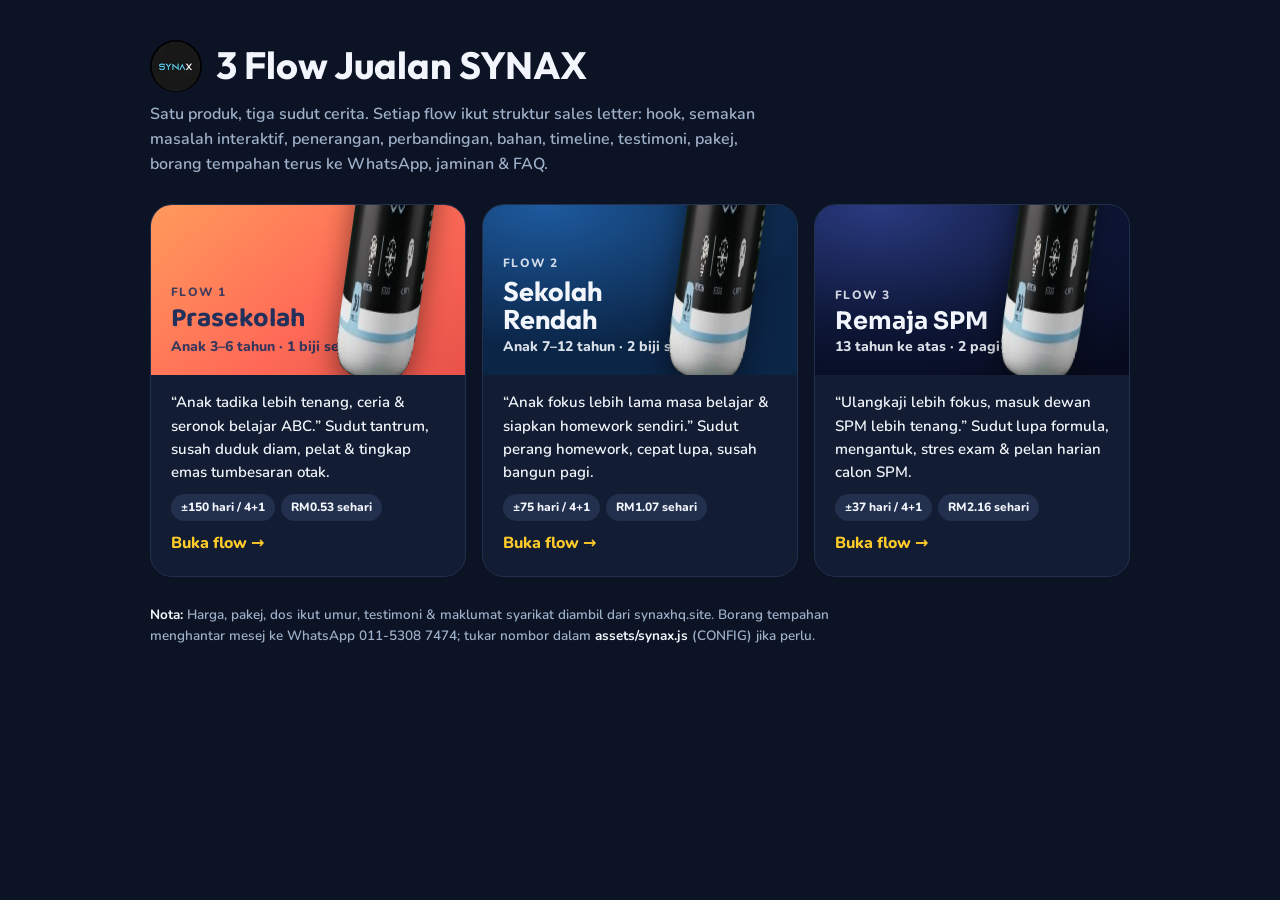
<file: flow/index.html>
<!doctype html>
<html lang="ms">
<head>
<meta charset="utf-8">
<meta name="viewport" content="width=device-width,initial-scale=1,viewport-fit=cover">
<title>SYNAX Sales Flows</title>
<meta name="claude:viewport-fit-sides" content="cover">
<link rel="preconnect" href="https://fonts.googleapis.com">
<link rel="preconnect" href="https://fonts.gstatic.com" crossorigin>
<link rel="stylesheet" href="https://fonts.googleapis.com/css2?family=Baloo+2:wght@800&family=Outfit:wght@700;800&family=Sora:wght@700;800&family=Nunito:wght@600;700;800&display=swap">
<style>
/* Layout: three stacked "door" cards, one per age angle, each wearing its flow's own palette. */
:root{
  color-scheme:dark;
  --bg:#0b1324; --card:#121c33; --fg:#f2f6fc; --muted:#9fb0c9; --line:#22304d; --sun:#ffcc29;
  --pra:#ff6b57; --sr:#1fb6ef; --spm:#7b61ff;
  --f-body:'Nunito',system-ui,sans-serif;
}
*{box-sizing:border-box;margin:0;padding:0}
body{background:var(--bg);color:var(--fg);font-family:var(--f-body);font-weight:600;line-height:1.55;padding-block:40px 56px;padding-left:max(16px,env(safe-area-inset-left,0px));padding-right:max(16px,env(safe-area-inset-right,0px))}
.wrap{max-width:980px;margin:0 auto}
header{display:flex;align-items:center;gap:14px;margin-bottom:10px}
header img{width:52px;height:52px;border-radius:50%}
h1{font-family:'Outfit',system-ui,sans-serif;font-size:clamp(26px,5vw,38px);line-height:1.1;text-wrap:balance}
.intro{color:var(--muted);max-width:640px;margin:8px 0 28px}
.grid{display:grid;grid-template-columns:repeat(auto-fit,minmax(270px,1fr));gap:16px}
a.card{display:flex;flex-direction:column;text-decoration:none;color:inherit;background:var(--card);border:1px solid var(--line);border-radius:22px;overflow:hidden;transition:transform .2s,border-color .2s}
a.card:hover,a.card:focus-visible{transform:translateY(-4px);border-color:var(--c)}
a.card:focus-visible{outline:3px solid var(--c);outline-offset:3px}
.top{position:relative;padding:22px 20px 18px;background:var(--g);min-height:170px;display:flex;flex-direction:column;justify-content:flex-end;overflow:hidden}
.top img{position:absolute;right:14px;bottom:-8px;width:78px;filter:drop-shadow(0 12px 14px rgba(0,0,0,.45));transform:rotate(8deg)}
.top .n{font-size:12px;font-weight:800;letter-spacing:.12em;opacity:.85}
.top h2{font-size:27px;line-height:1.05;margin:4px 0 2px;max-width:70%}
.top .age{font-weight:800;font-size:14px;opacity:.9}
.c-pra{--c:var(--pra);--g:linear-gradient(140deg,#ff9a5c,#ff6b57 55%,#e8524a)}
.c-pra h2{font-family:'Baloo 2',system-ui,sans-serif;color:#22305c}
.c-pra .n,.c-pra .age{color:#22305c}
.c-sr{--c:var(--sr);--g:radial-gradient(120% 120% at 20% 0%,#1d5a9e,#0b2547 70%)}
.c-sr h2{font-family:'Outfit',system-ui,sans-serif}
.c-spm{--c:var(--spm);--g:radial-gradient(120% 120% at 20% 0%,#2a3a80,#0d1636 60%,#060a1c)}
.c-spm h2{font-family:'Sora',system-ui,sans-serif;font-size:24px}
.body{padding:16px 20px 20px;display:flex;flex-direction:column;gap:10px;flex:1}
.hook{font-size:15px}
.meta{display:flex;flex-wrap:wrap;gap:6px}
.meta span{font-size:12px;font-weight:800;padding:4px 10px;border-radius:999px;background:var(--line);color:var(--fg)}
.go{margin-top:auto;font-weight:800;color:var(--sun)}
.note{margin-top:28px;color:var(--muted);font-size:13.5px;max-width:720px}
.note b{color:var(--fg)}
</style>
</head>
<body>
<div class="wrap">
  <header><img src="assets/img/logo.webp" alt="Logo SYNAX" width="200" height="200"><h1>3 Flow Jualan SYNAX</h1></header>
  <p class="intro">Satu produk, tiga sudut cerita. Setiap flow ikut struktur sales letter: hook, semakan masalah interaktif, penerangan, perbandingan, bahan, timeline, testimoni, pakej, borang tempahan terus ke WhatsApp, jaminan &amp; FAQ.</p>
  <div class="grid">
    <a class="card c-pra" href="prasekolah.html">
      <div class="top"><span class="n">FLOW 1</span><h2>Prasekolah</h2><span class="age">Anak 3–6 tahun · 1 biji sehari</span><img src="assets/img/bottle.webp" alt="" width="325" height="601"></div>
      <div class="body"><p class="hook">“Anak tadika lebih tenang, ceria &amp; seronok belajar ABC.” Sudut tantrum, susah duduk diam, pelat &amp; tingkap emas tumbesaran otak.</p>
        <div class="meta"><span>±150 hari / 4+1</span><span>RM0.53 sehari</span></div><span class="go">Buka flow →</span></div>
    </a>
    <a class="card c-sr" href="sekolah-rendah.html">
      <div class="top"><span class="n">FLOW 2</span><h2>Sekolah Rendah</h2><span class="age">Anak 7–12 tahun · 2 biji sehari</span><img src="assets/img/bottle.webp" alt="" width="325" height="601"></div>
      <div class="body"><p class="hook">“Anak fokus lebih lama masa belajar &amp; siapkan homework sendiri.” Sudut perang homework, cepat lupa, susah bangun pagi.</p>
        <div class="meta"><span>±75 hari / 4+1</span><span>RM1.07 sehari</span></div><span class="go">Buka flow →</span></div>
    </a>
    <a class="card c-spm" href="spm.html">
      <div class="top"><span class="n">FLOW 3</span><h2>Remaja SPM</h2><span class="age">13 tahun ke atas · 2 pagi + 2 malam</span><img src="assets/img/bottle.webp" alt="" width="325" height="601"></div>
      <div class="body"><p class="hook">“Ulangkaji lebih fokus, masuk dewan SPM lebih tenang.” Sudut lupa formula, mengantuk, stres exam &amp; pelan harian calon SPM.</p>
        <div class="meta"><span>±37 hari / 4+1</span><span>RM2.16 sehari</span></div><span class="go">Buka flow →</span></div>
    </a>
  </div>
  <p class="note"><b>Nota:</b> Harga, pakej, dos ikut umur, testimoni &amp; maklumat syarikat diambil dari synaxhq.site. Borang tempahan menghantar mesej ke WhatsApp 011-5308 7474; tukar nombor dalam <b>assets/synax.js</b> (CONFIG) jika perlu.</p>
</div>
</body>
</html>
</file>
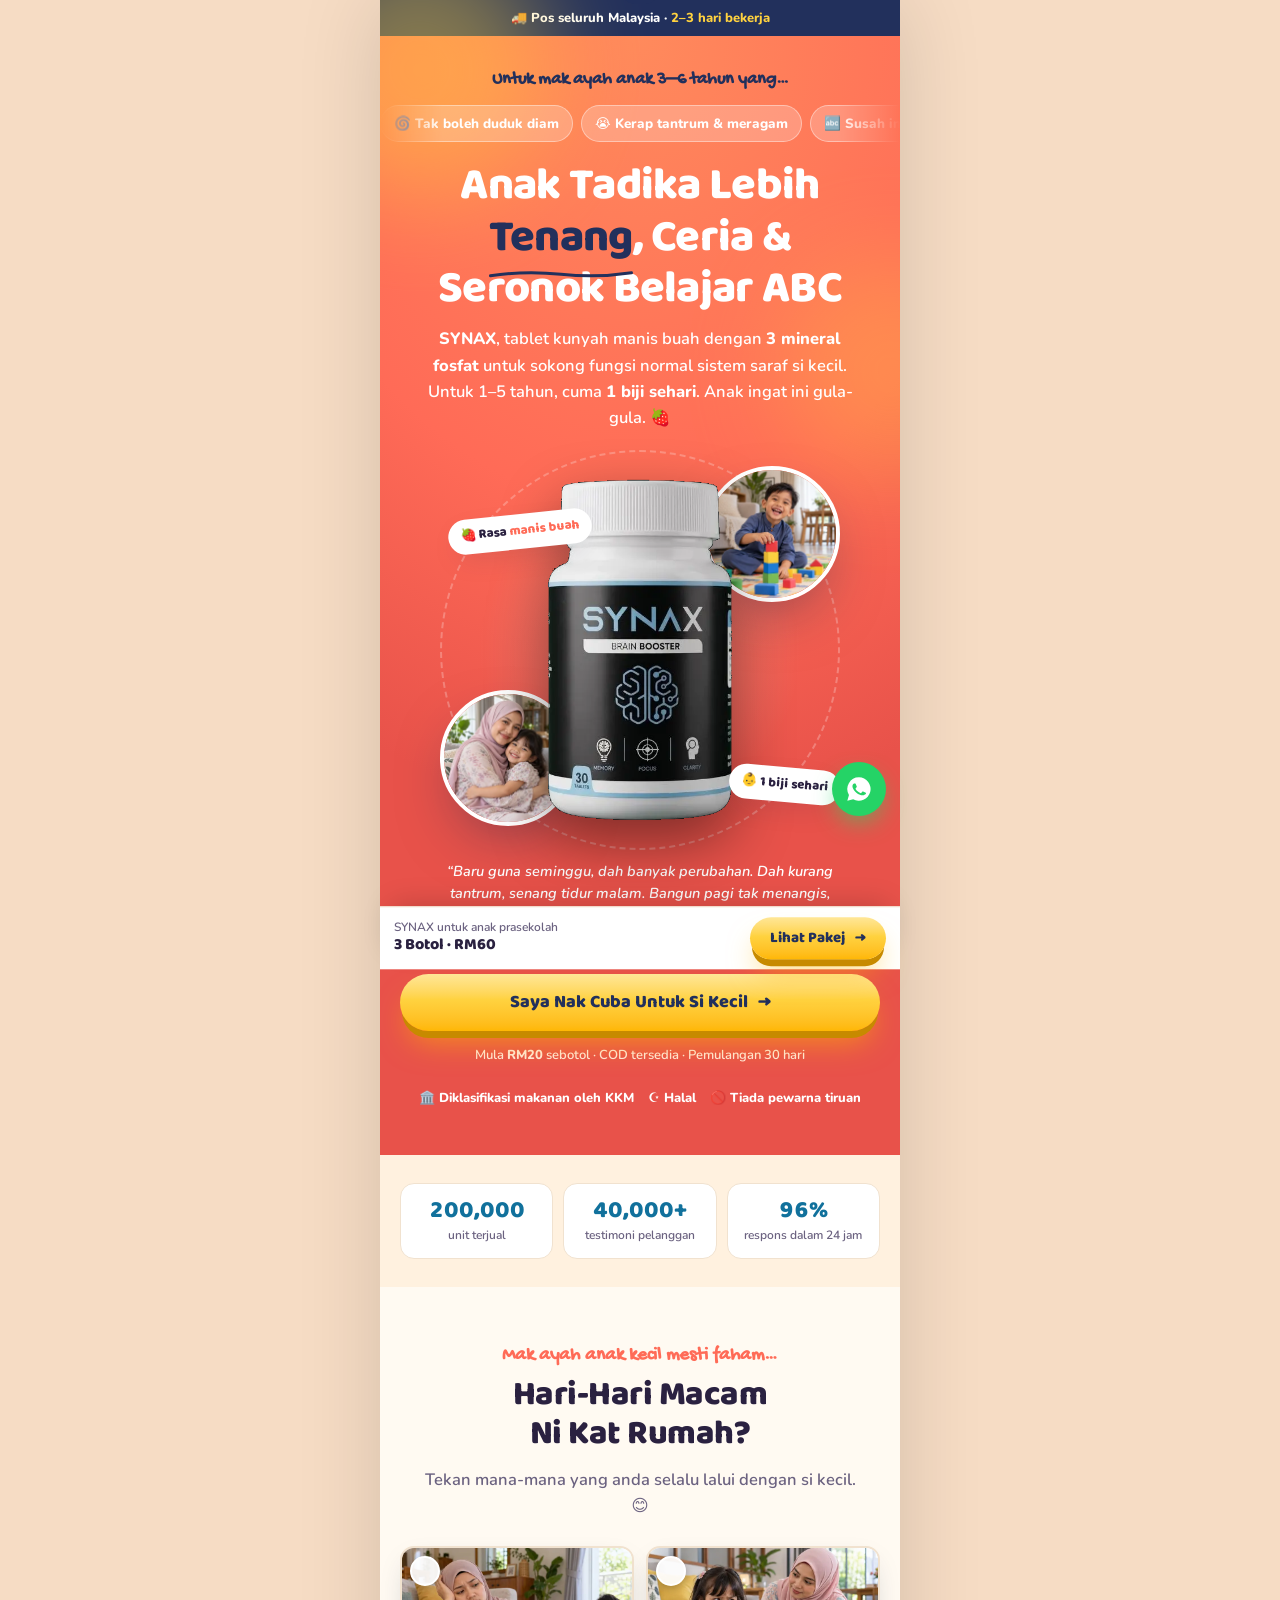
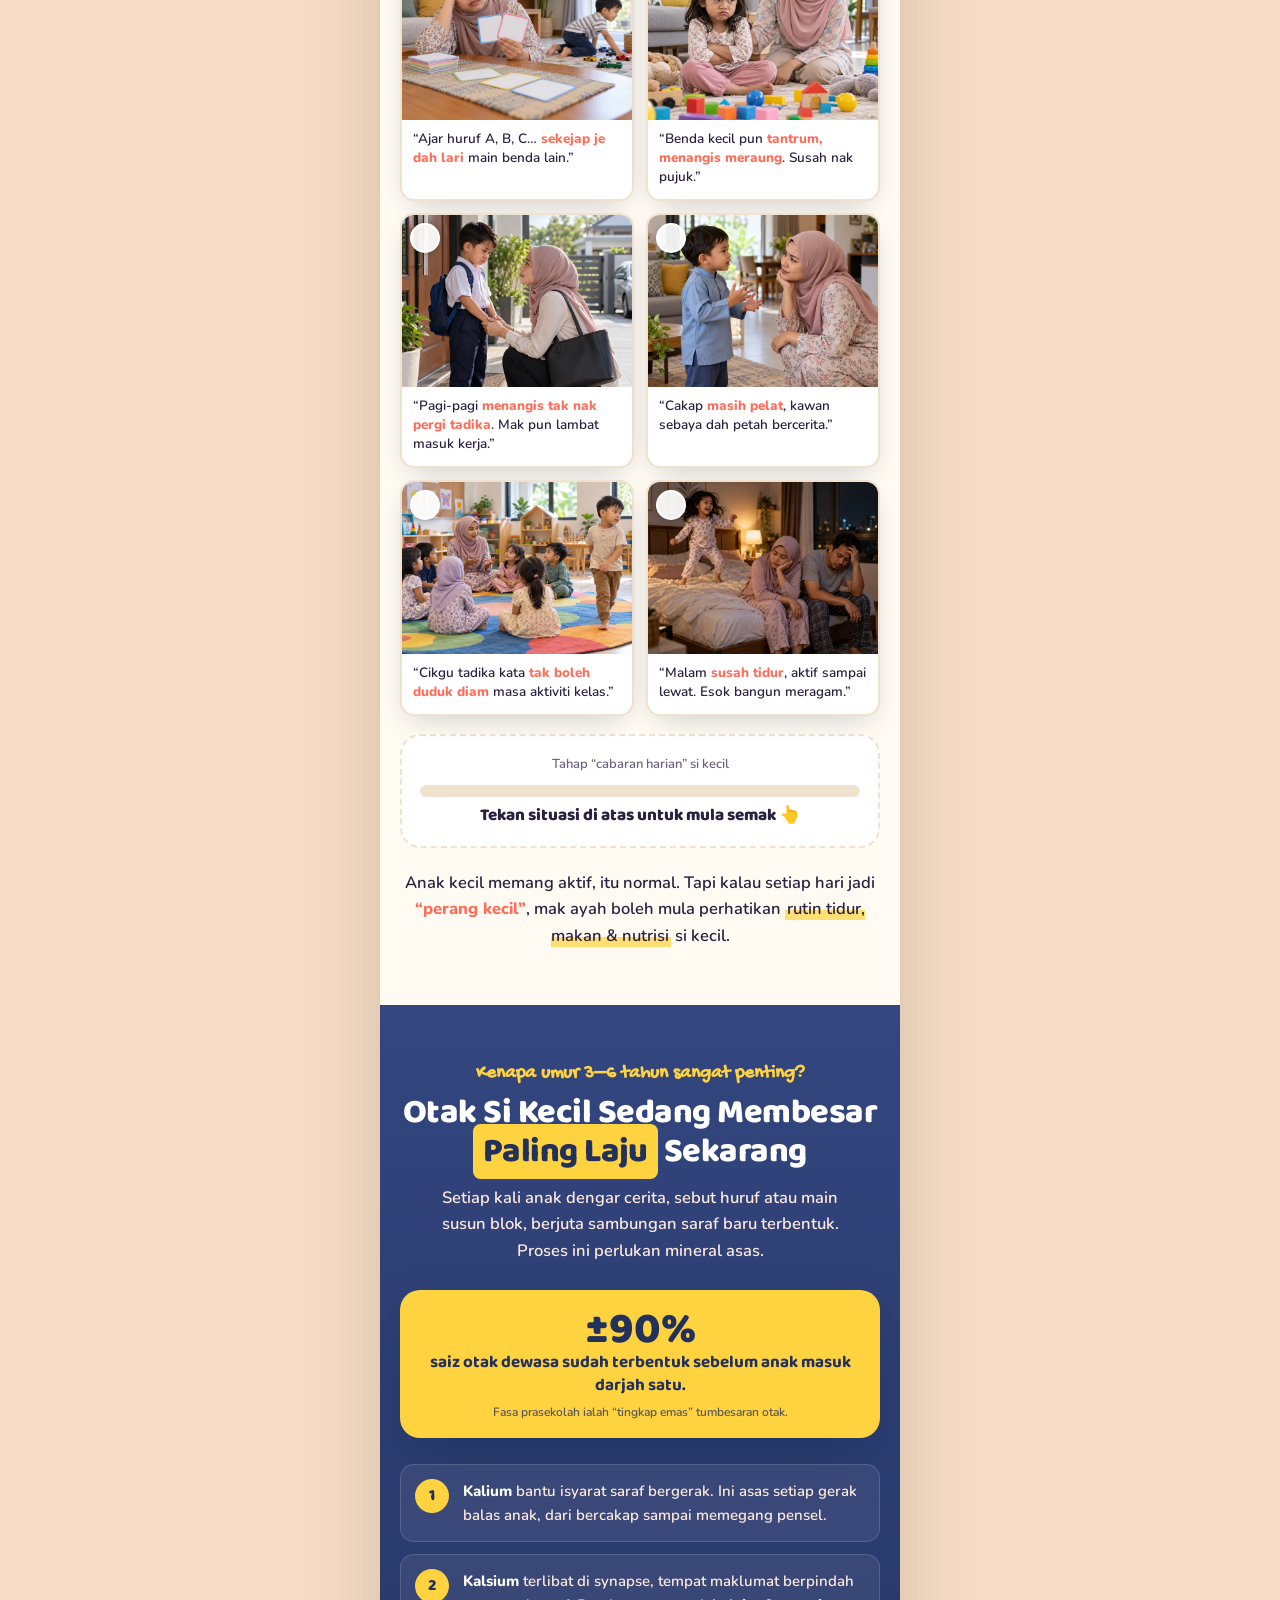
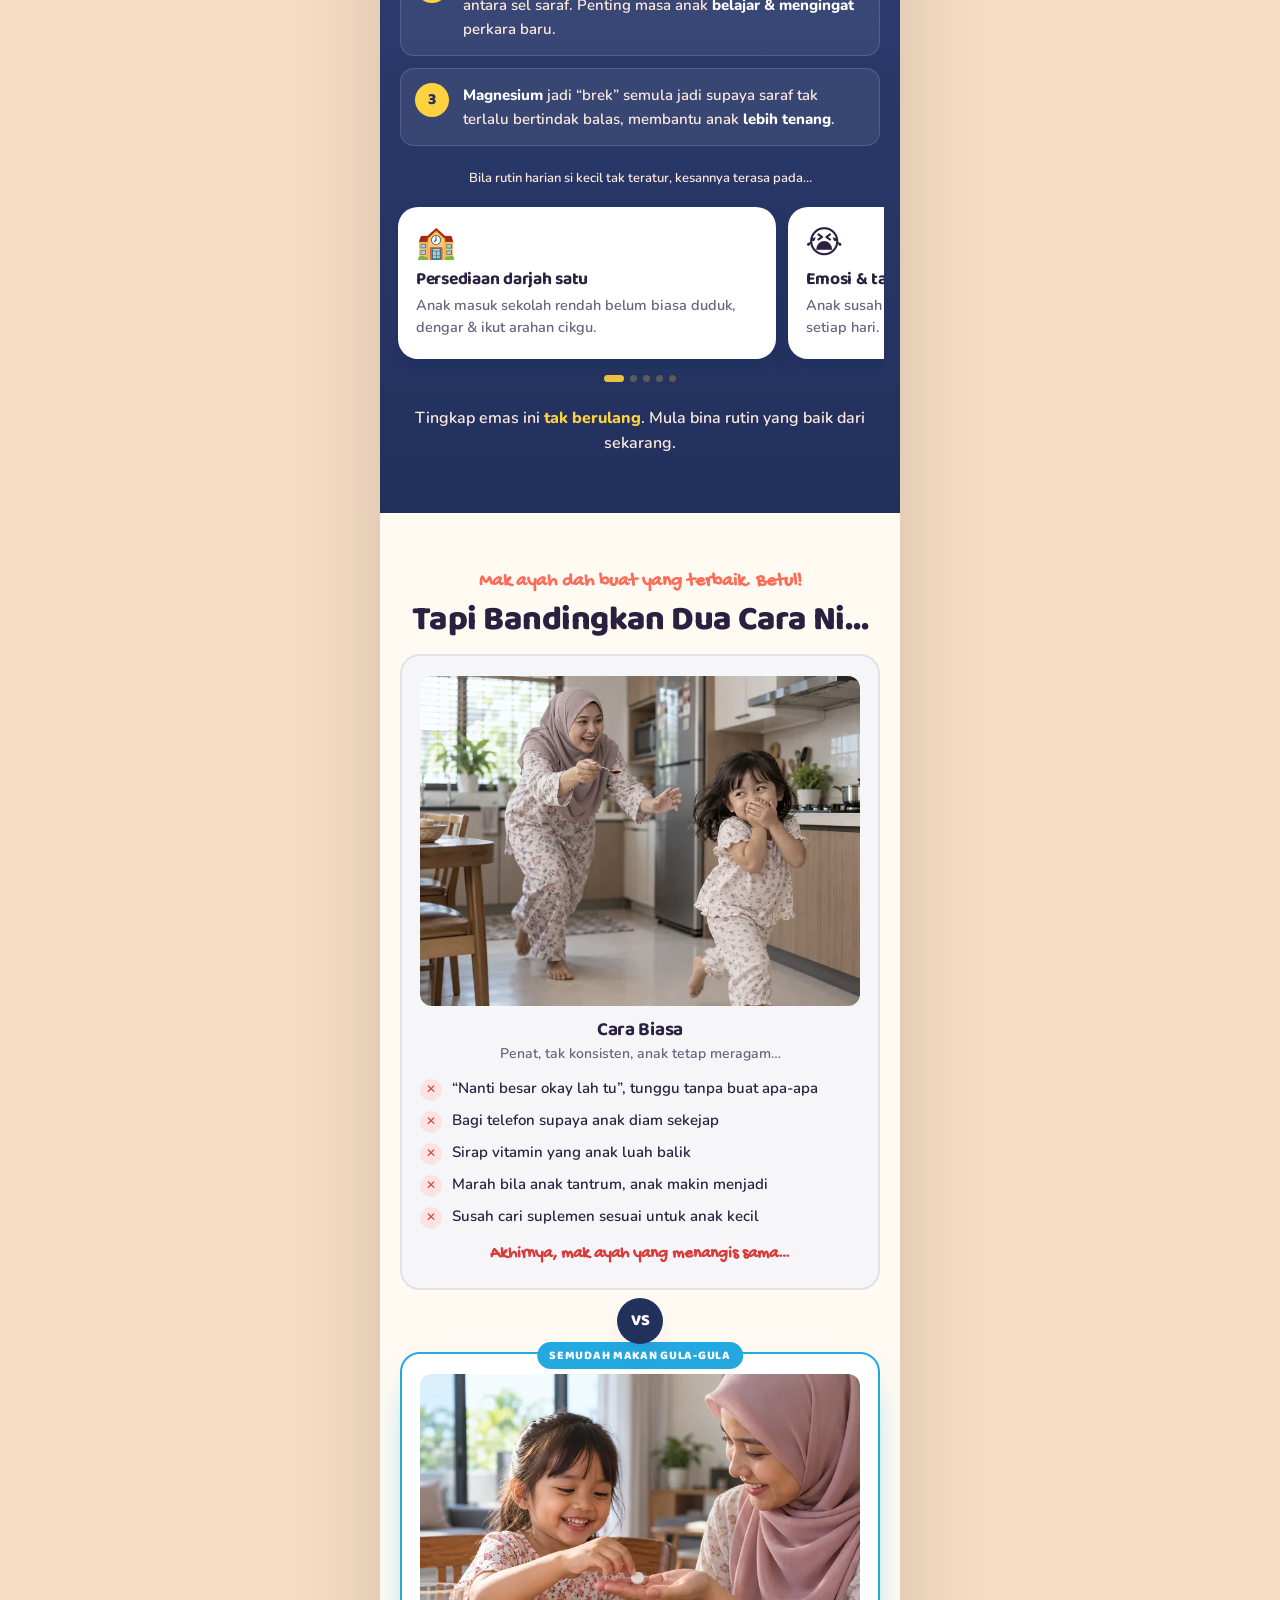
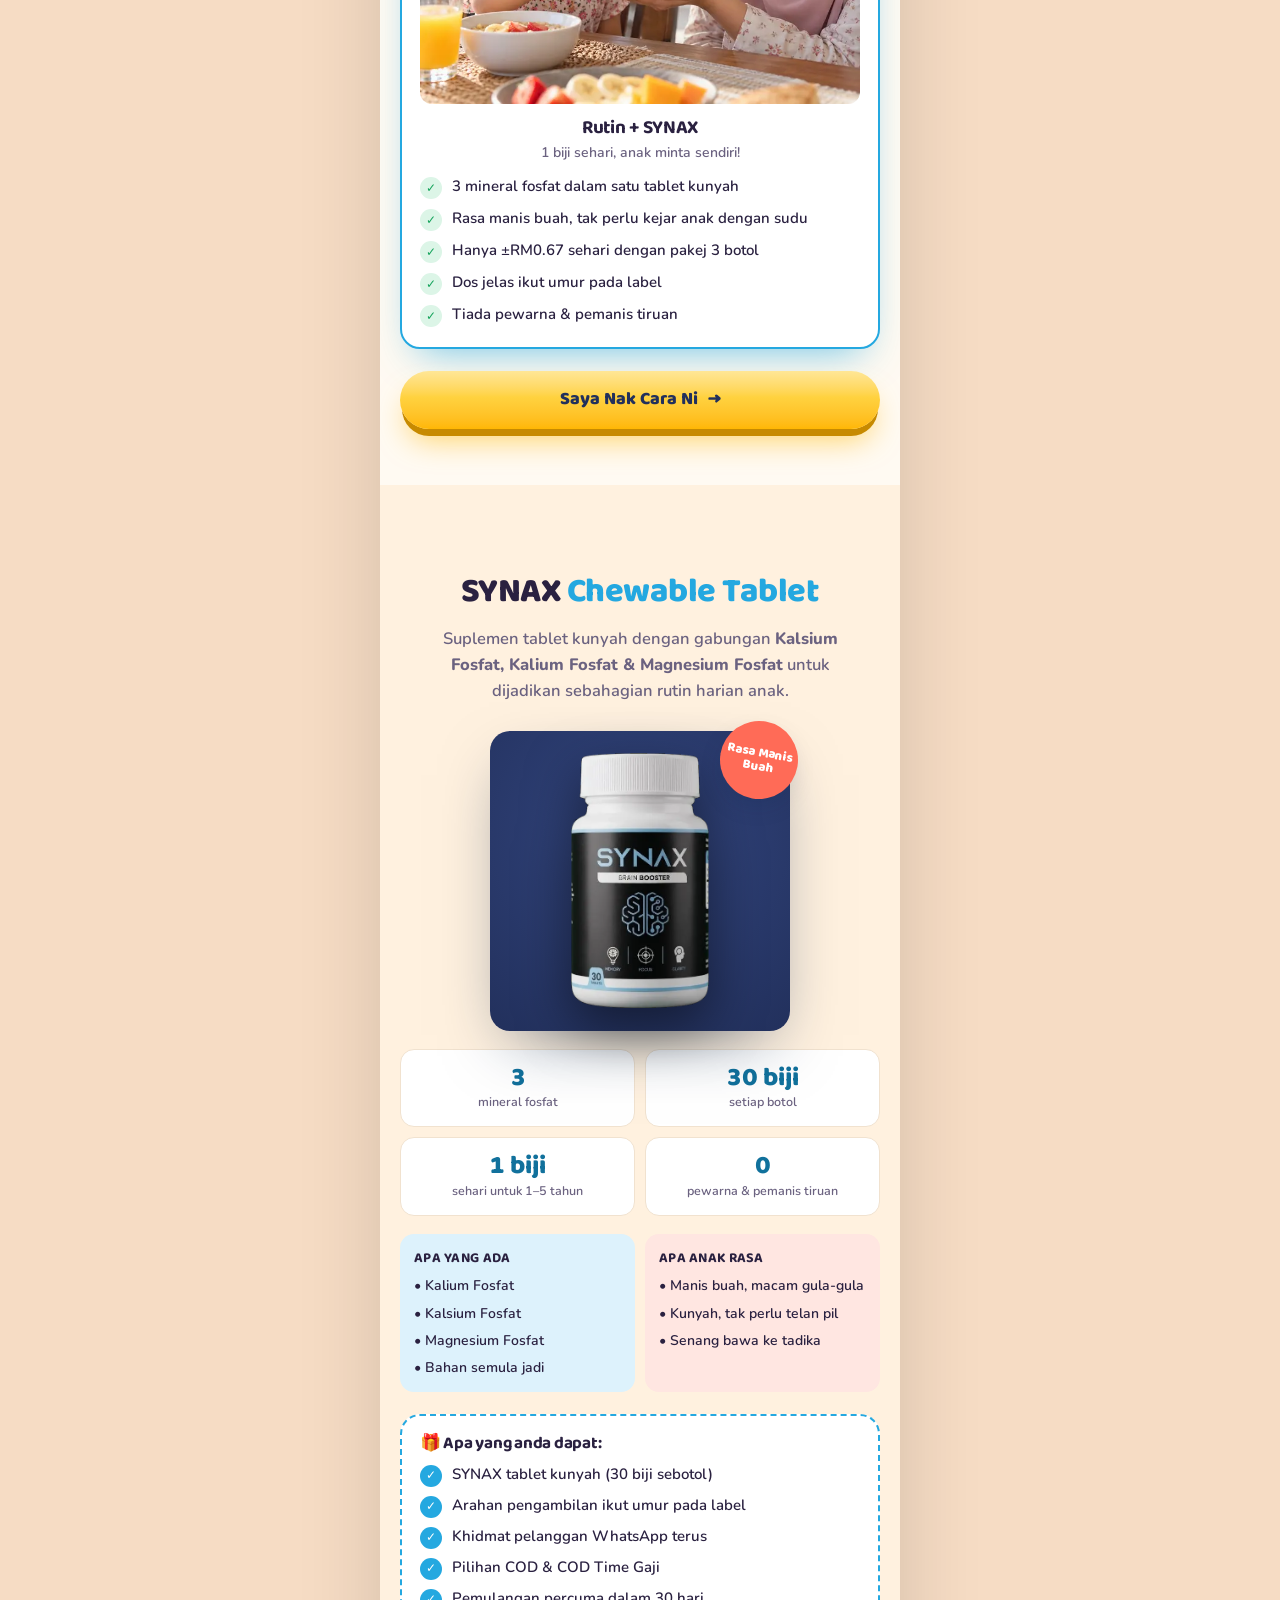
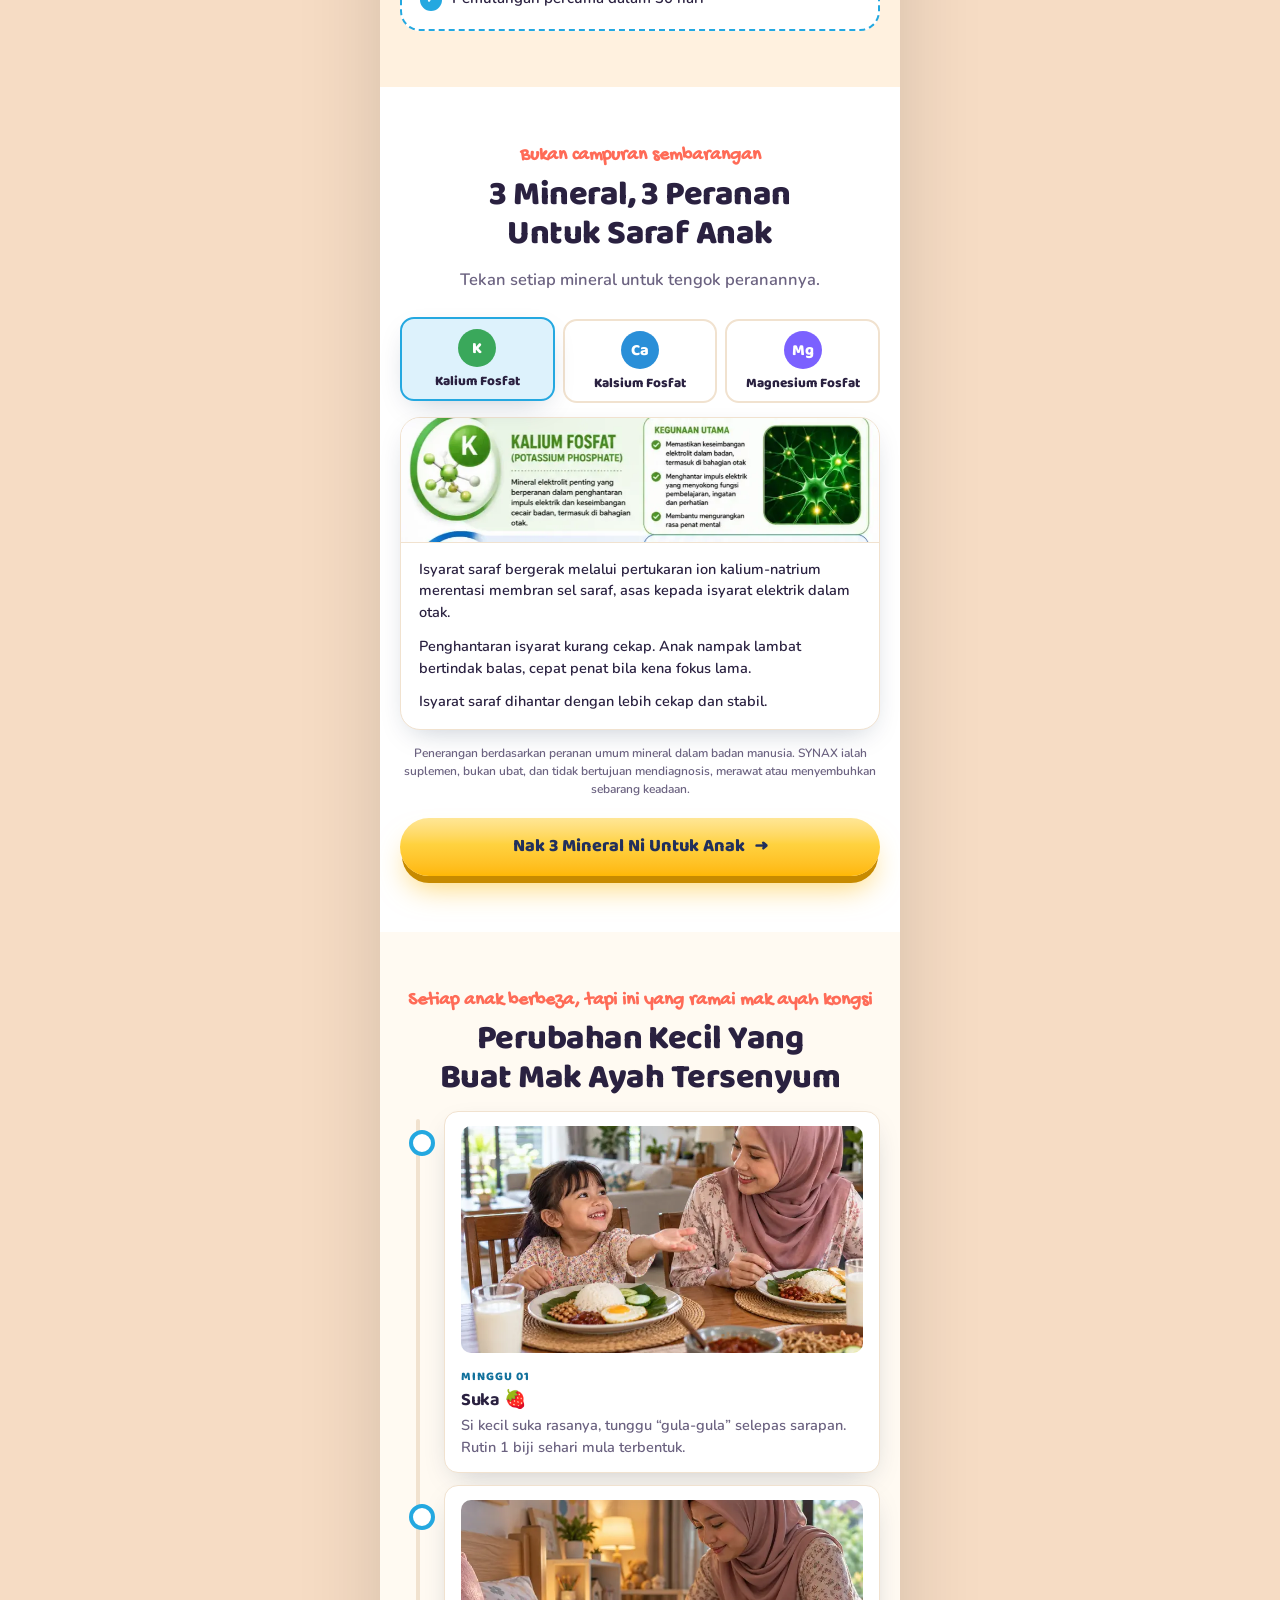
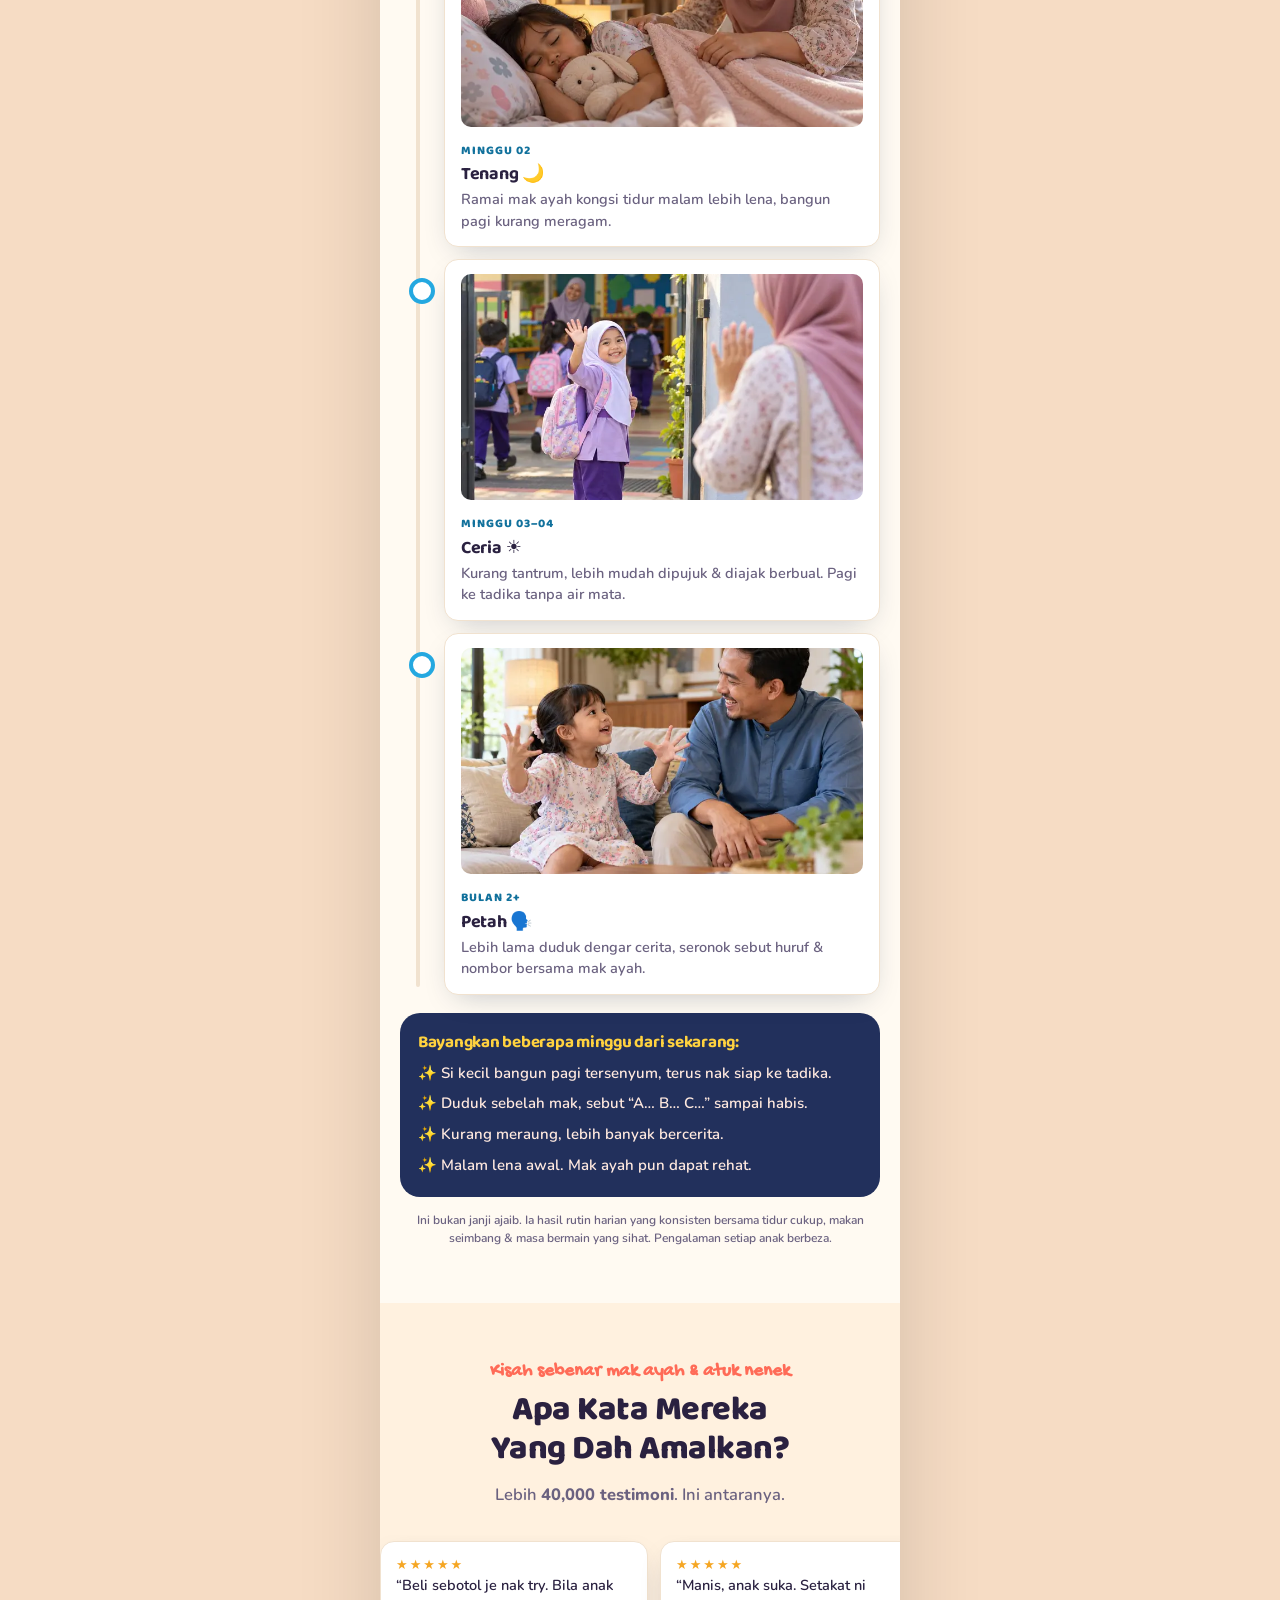
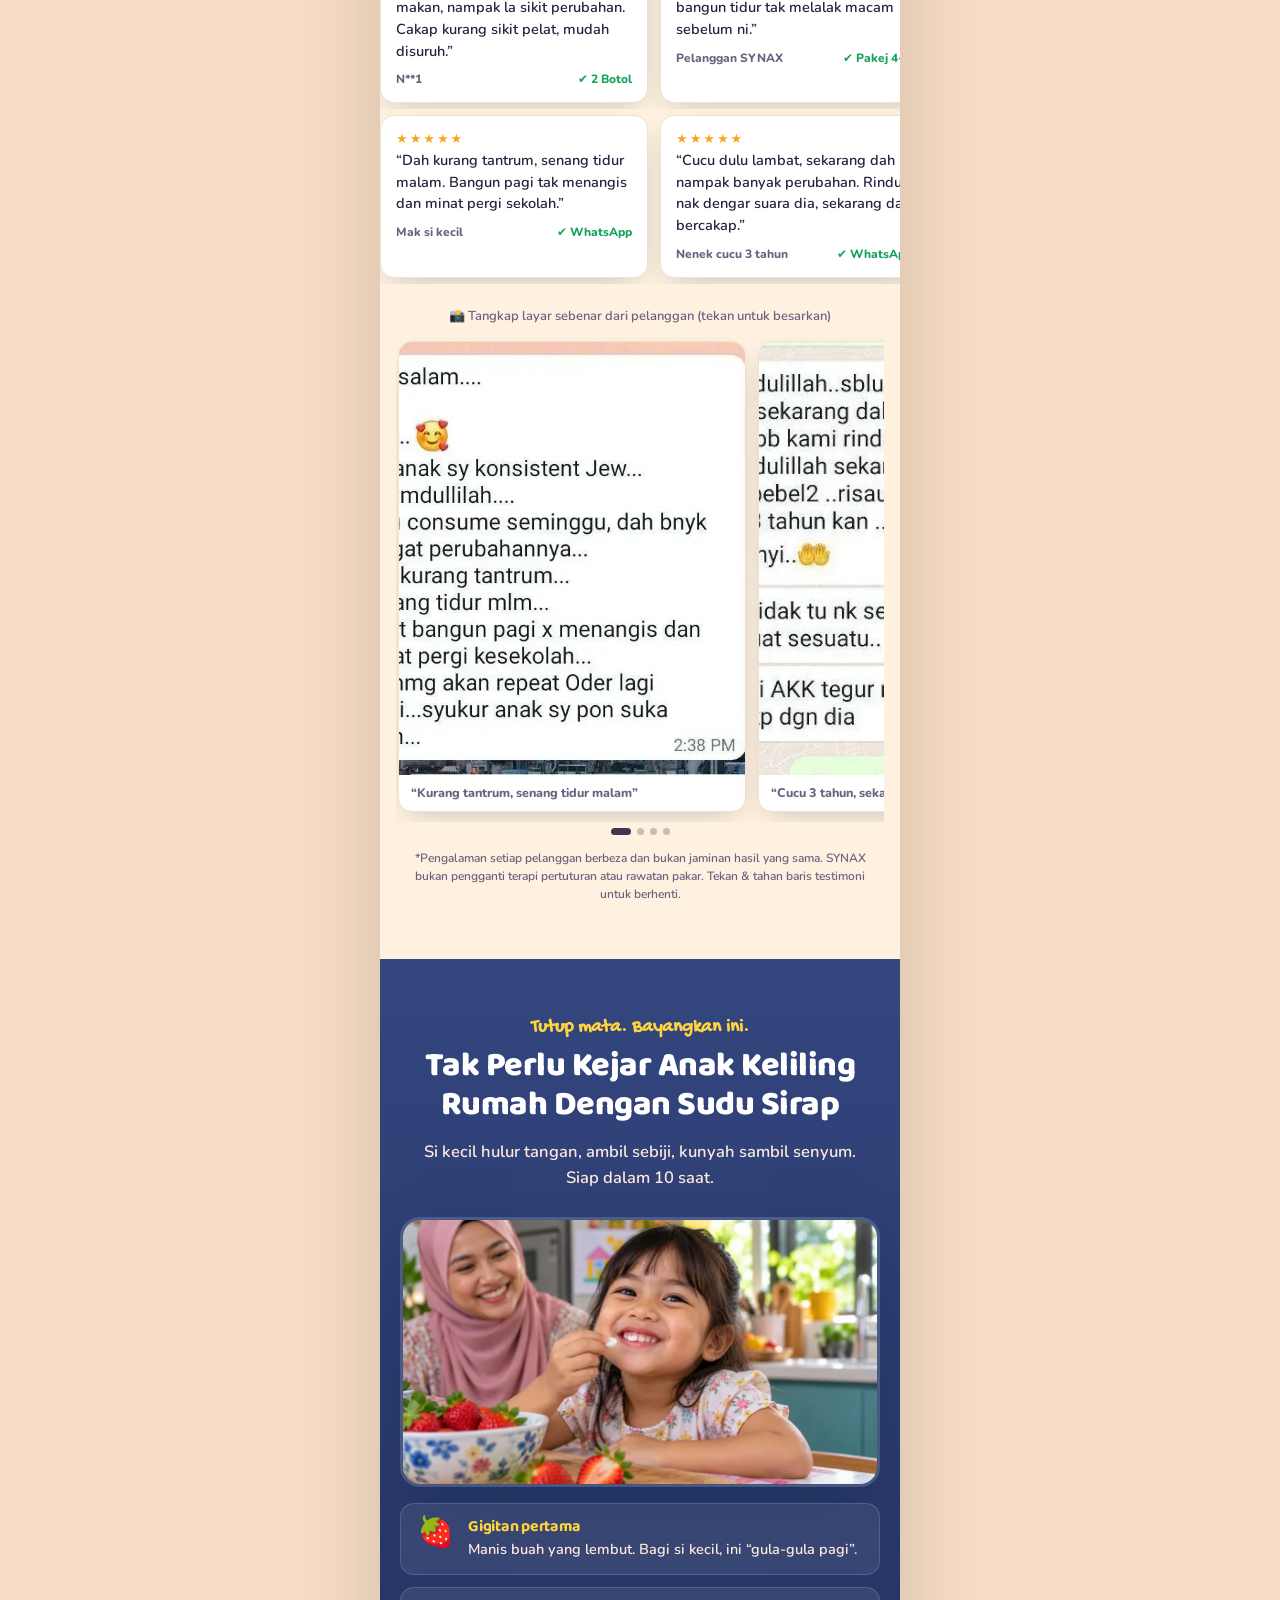
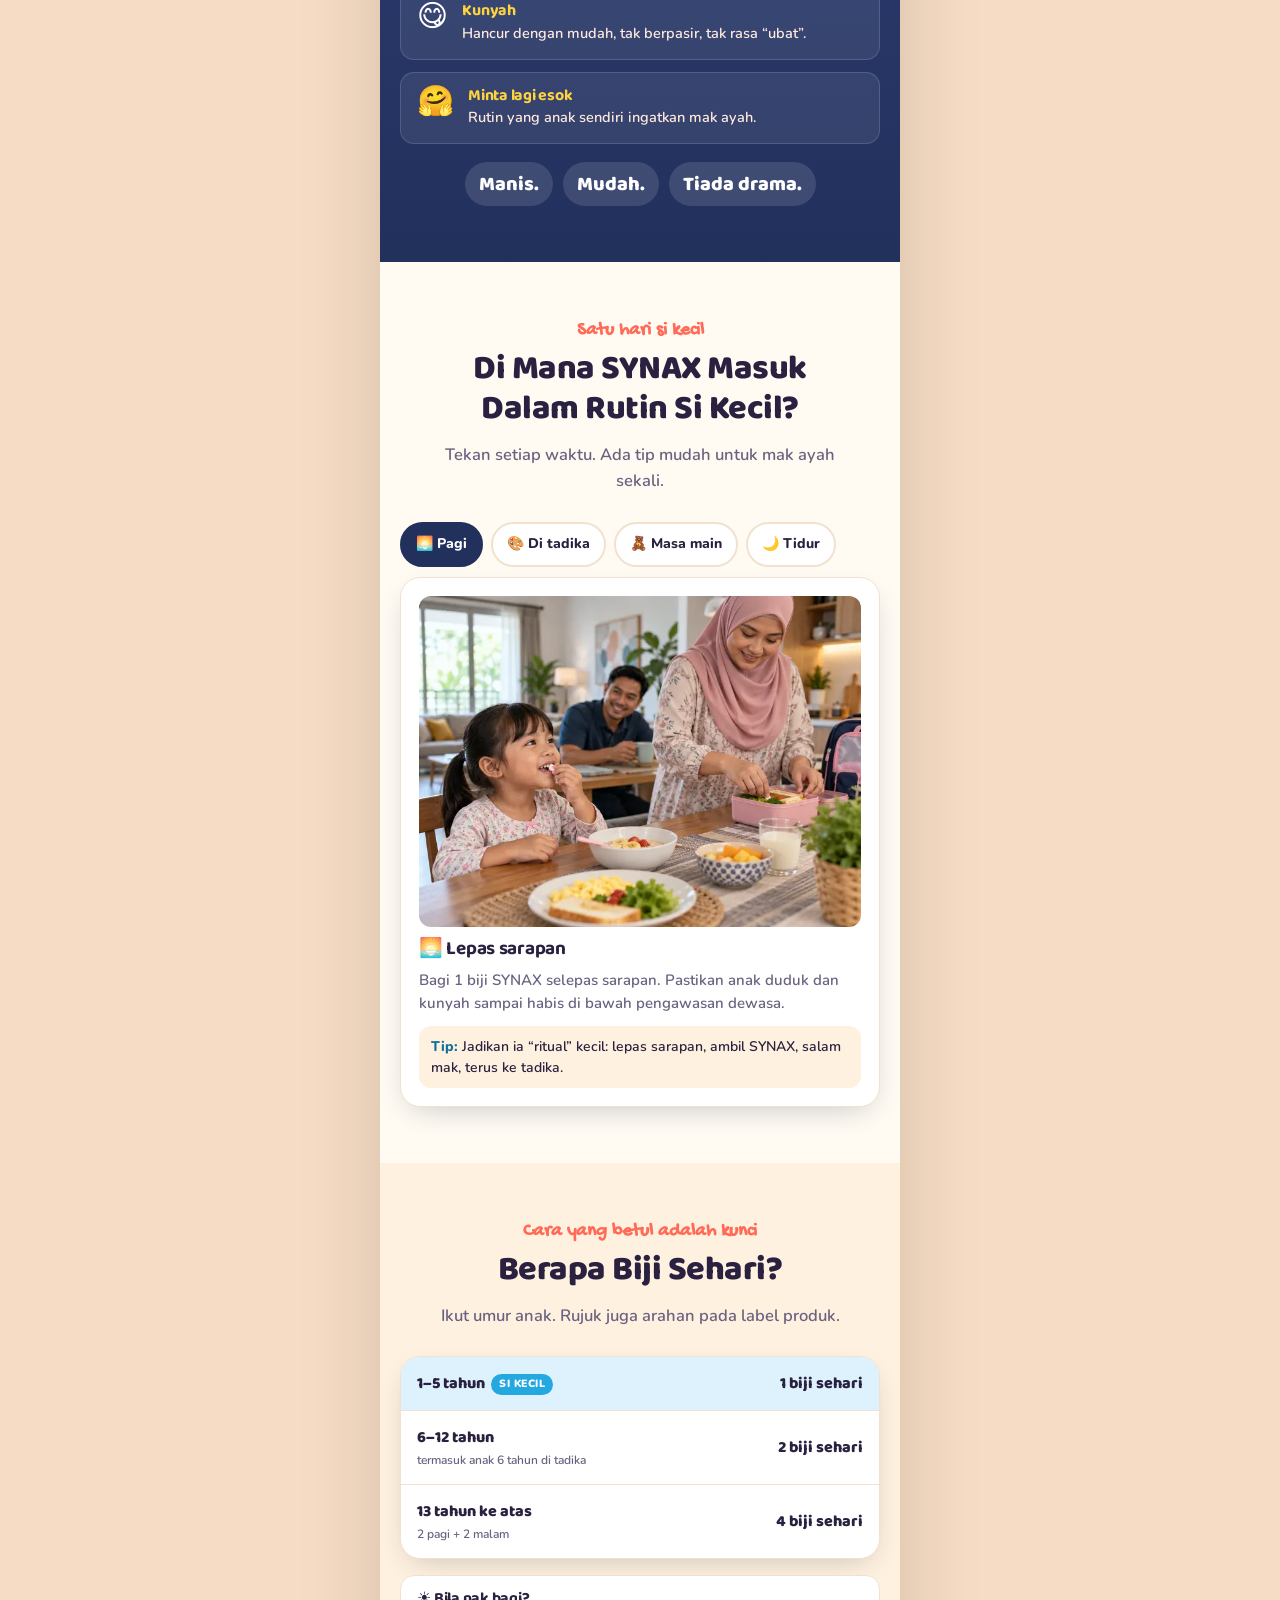
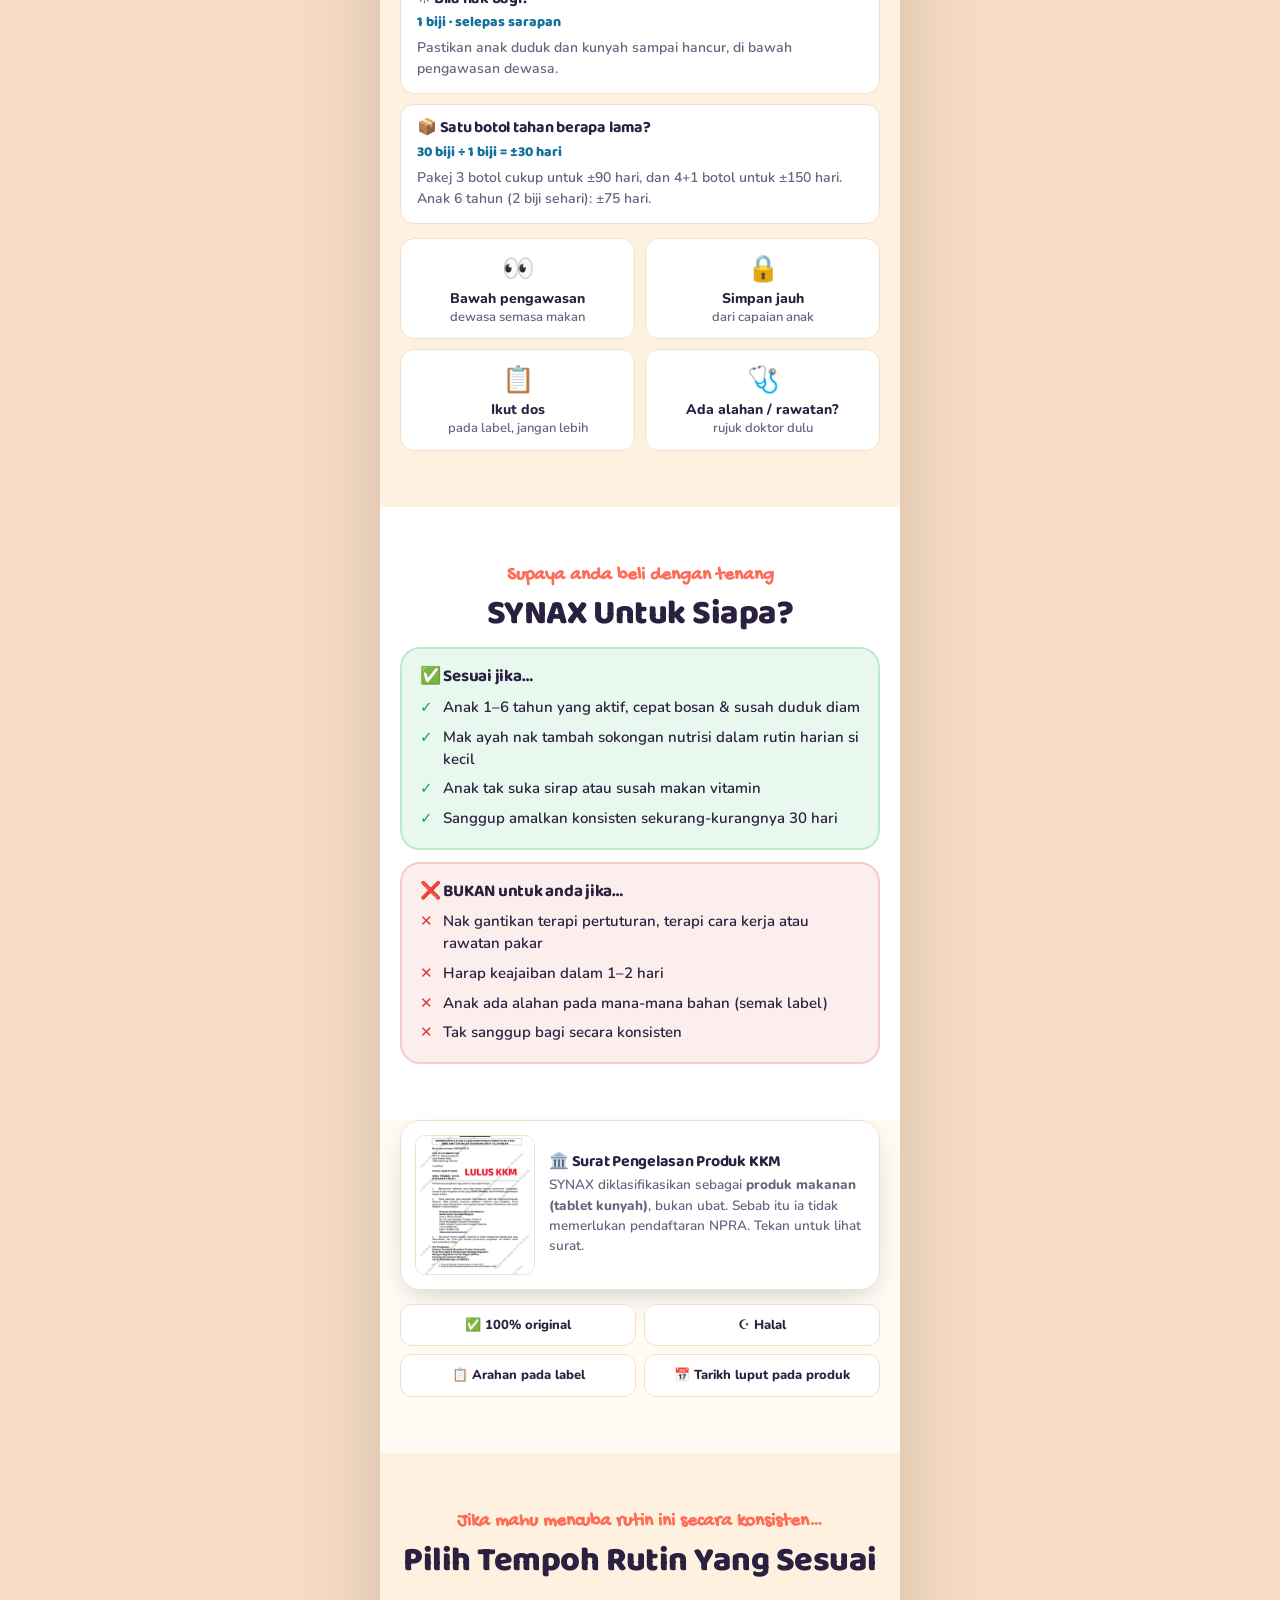
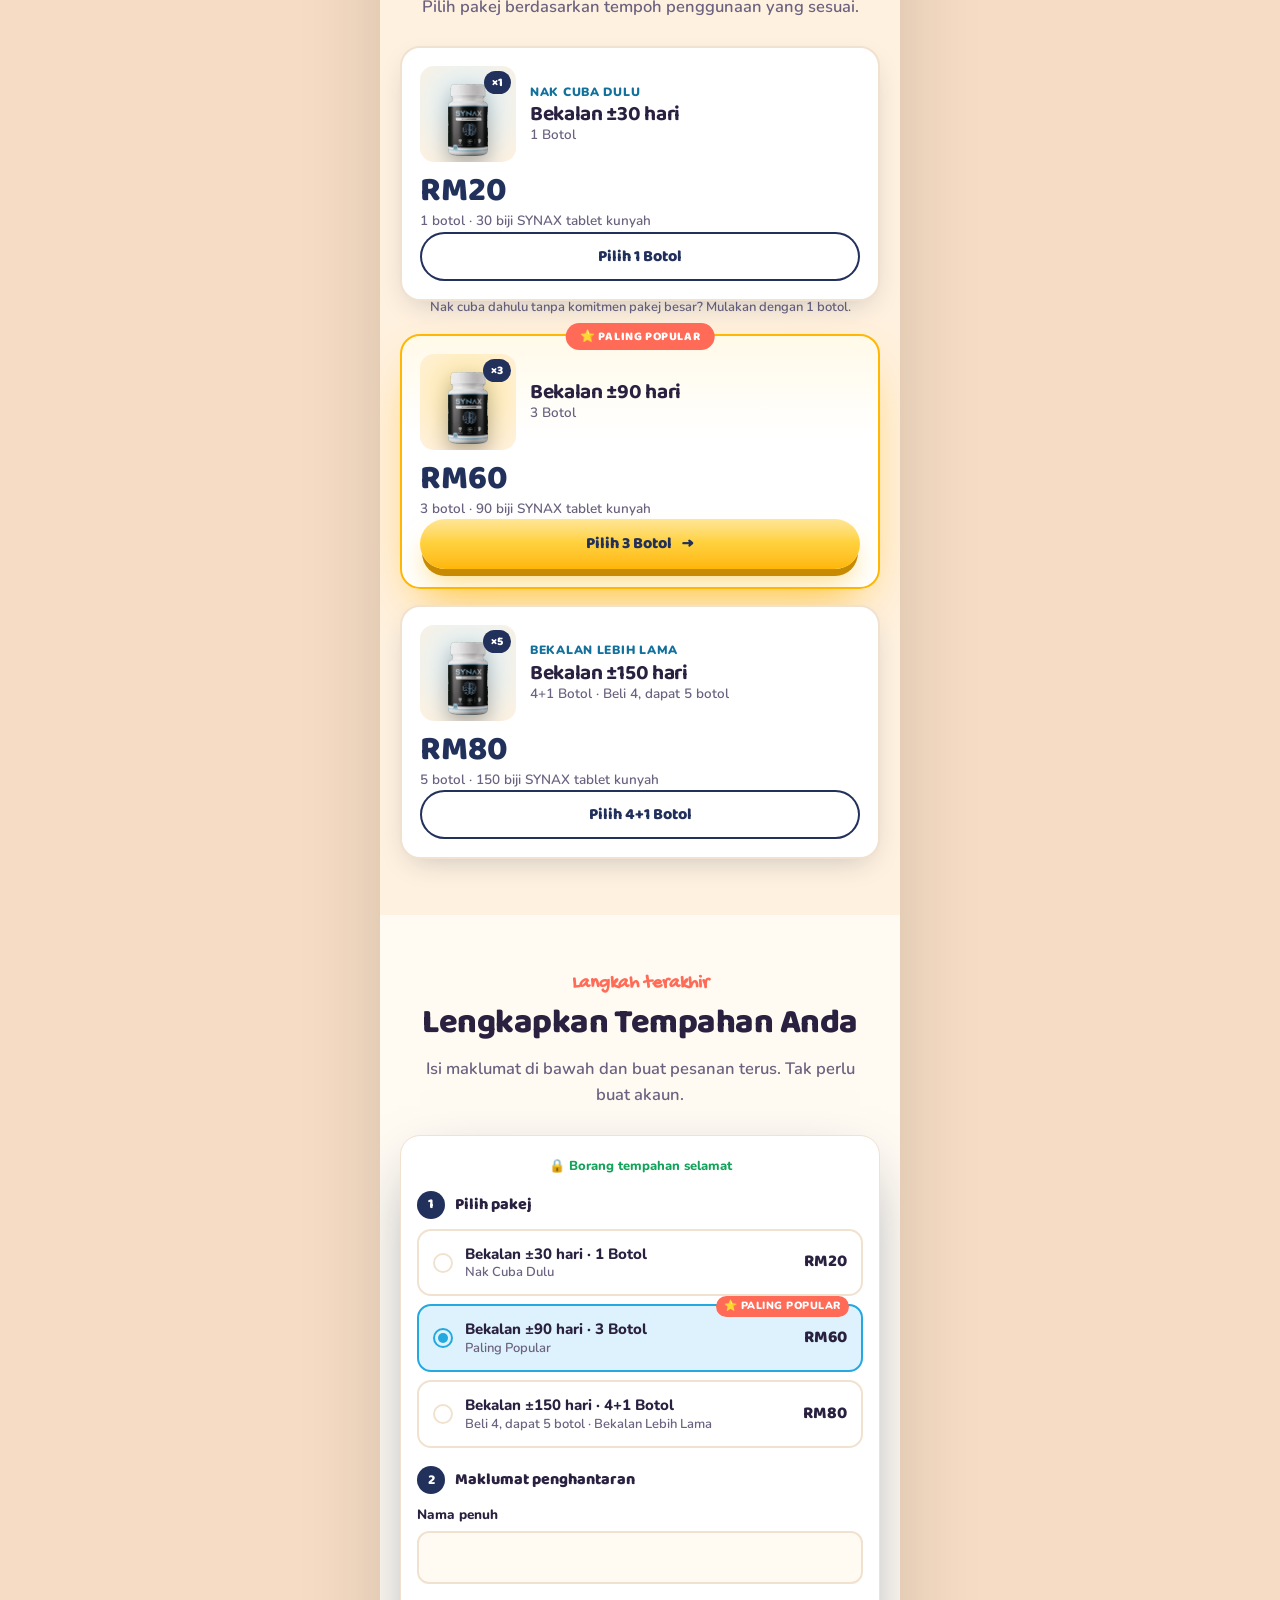
<file: flow/prasekolah.html>
<!doctype html>
<html lang="ms">
<head>
<meta charset="utf-8">
<meta name="viewport" content="width=device-width,initial-scale=1,viewport-fit=cover">
<title>SYNAX untuk Anak Prasekolah | Rutin Nutrisi Harian</title>
<meta name="description" content="SYNAX ialah tablet kunyah yang mudah dimasukkan dalam rutin harian anak mengikut arahan pengambilan pada label.">
<link rel="canonical" href="https://synaxhq.site/lp/prasekolah">
<meta property="og:type" content="website">
<meta property="og:site_name" content="SYNAX">
<meta property="og:locale" content="ms_MY">
<meta property="og:url" content="https://synaxhq.site/lp/prasekolah">
<meta property="og:title" content="SYNAX untuk Anak Prasekolah | Rutin Nutrisi Harian">
<meta property="og:description" content="SYNAX ialah tablet kunyah yang mudah dimasukkan dalam rutin harian anak mengikut arahan pengambilan pada label.">
<meta property="og:image" content="https://synaxhq.site/lp/assets/img/og.jpg">
<meta property="og:image:width" content="1200">
<meta property="og:image:height" content="630">
<meta name="twitter:card" content="summary_large_image">
<meta name="twitter:title" content="SYNAX untuk Anak Prasekolah | Rutin Nutrisi Harian">
<meta name="twitter:description" content="SYNAX ialah tablet kunyah yang mudah dimasukkan dalam rutin harian anak mengikut arahan pengambilan pada label.">
<meta name="twitter:image" content="https://synaxhq.site/lp/assets/img/og.jpg">
<link rel="icon" type="image/svg+xml" href="/favicon.svg">
<link rel="preconnect" href="https://fonts.googleapis.com">
<link rel="preconnect" href="https://fonts.gstatic.com" crossorigin>
<link rel="stylesheet" href="https://fonts.googleapis.com/css2?family=Baloo+2:wght@600;700;800&family=Nunito:wght@600;700;800;900&family=Gochi+Hand&display=swap">
<link rel="stylesheet" href="assets/synax.css?v=flow2">
<link rel="stylesheet" href="assets/lp-clean.css?v=flow2">
<script>
/* Meta Pixel (SYNAX). Not loaded on localhost / staging.* — events are logged to window.__fbqLog instead. */
(function(){var h=location.hostname;
 if(h==='localhost'||h==='127.0.0.1'||h.indexOf('staging.')===0){window.__fbqLog=[];window.fbq=function(){window.__fbqLog.push([].slice.call(arguments))};return}
 !function(f,b,e,v,n,t,s){if(f.fbq)return;n=f.fbq=function(){n.callMethod?n.callMethod.apply(n,arguments):n.queue.push(arguments)};if(!f._fbq)f._fbq=n;n.push=n;n.loaded=!0;n.version='2.0';n.queue=[];t=b.createElement(e);t.async=!0;t.src=v;s=b.getElementsByTagName(e)[0];s.parentNode.insertBefore(t,s)}(window,document,'script','https://connect.facebook.net/en_US/fbevents.js');
 fbq('init','2166010097607359');
})();
</script>
</head>
<body class="t-pra">
<div class="prog" id="prog"></div>
<div class="page">

<!-- TOP BAR -->
<div class="topbar" aria-live="polite">
  <span>💵 <b>COD</b> · Barang sampai baru bayar</span>
  <span>💰 Boleh <b>COD Time Gaji</b></span>
  <span>🚚 Pos seluruh Malaysia · <b>2–3 hari bekerja</b></span>
  <span>🔁 <b>Pemulangan percuma</b> dalam 30 hari</span>
  <span>✅ <b>200,000+ unit</b> terjual</span>
</div>

<!-- HERO -->
<header class="hero">
  <div class="glow a"></div><div class="glow b"></div><div class="glow c"></div>
  <div class="wrap">
    <p class="forwho">Untuk mak ayah anak 3–6 tahun yang…</p>
    <div class="chips"><div class="track">
      <span>🌀 Tak boleh duduk diam</span><span>😭 Kerap tantrum &amp; meragam</span><span>🔤 Susah ingat huruf &amp; nombor</span><span>🌅 Pagi menangis tak nak ke tadika</span><span>🗣️ Cakap masih pelat</span>
    </div></div>
    <h1>Anak Tadika Lebih <span class="u">Tenang<svg viewBox="0 0 200 12" preserveAspectRatio="none" aria-hidden="true"><path d="M2 9 Q 50 2 100 7 T 198 5" fill="none" stroke="#22305c" stroke-width="4" stroke-linecap="round"/></svg></span>, Ceria &amp; Seronok Belajar ABC</h1>
    <p class="sub"><b>SYNAX</b>, tablet kunyah manis buah dengan <b>3 mineral fosfat</b> untuk sokong fungsi normal sistem saraf si kecil. Untuk 1–5 tahun, cuma <b>1 biji sehari</b>. Anak ingat ini gula-gula. 🍓</p>
    <div class="hero-visual">
      <div class="ring r2"></div><div class="ring"></div>
      <img class="kid k1" src="assets/img/prasekolah/hero-1.webp" alt="Ibu bertudung peluk anak kecil yang tersenyum tenang" width="520" height="520">
      <img class="kid k2" src="assets/img/prasekolah/hero-2.webp" alt="Anak kecil ceria main huruf/blok" width="520" height="520">
      <img class="bottle" src="assets/img/bottle.webp" alt="Botol SYNAX Brain Booster, 30 tablet" width="325" height="601">
      <span class="tag t1">🍓 Rasa <i>manis buah</i></span>
      <span class="tag t2">👶 1 biji sehari</span>
    </div>
    <p class="quote">“Baru guna seminggu, dah banyak perubahan. Dah kurang tantrum, senang tidur malam. Bangun pagi tak menangis, minat pergi sekolah.”<small>Mak kepada anak prasekolah · WhatsApp pelanggan · ★★★★★</small></p>
    <a href="#pakej" class="btn pulse">Saya Nak Cuba Untuk Si Kecil <span class="arr">→</span></a>
    <span class="btn-sub">Mula <b>RM20</b> sebotol · COD tersedia · Pemulangan 30 hari</span>
    <div class="trust-row"><span>🏛️ Diklasifikasi makanan oleh KKM</span><span>☪️ Halal</span><span>🚫 Tiada pewarna tiruan</span></div>
  </div>
</header>
<!-- STATS -->
<section class="bg-tint" style="padding-block:28px">
  <div class="stats wrap">
    <div class="stat rv"><b data-count="200000">200,000</b><span>unit terjual</span></div>
    <div class="stat rv" style="--d:.1s"><b><span data-count="40000">40,000</span>+</b><span>testimoni pelanggan</span></div>
    <div class="stat rv" style="--d:.2s"><b><span data-count="96">96</span>%</b><span>respons dalam 24 jam</span></div>
  </div>
</section>

<!-- PAIN + SELF CHECK -->
<section class="bg-paper">
  <div class="wrap">
    <p class="eyebrow rv">Mak ayah anak kecil mesti faham…</p>
    <h2 class="rv">Hari-Hari Macam Ni Kat Rumah?</h2>
    <p class="lead rv">Tekan mana-mana yang anda selalu lalui dengan si kecil. 😊</p>
    <div class="pains">
      <button type="button" class="pain rv" aria-pressed="false"><img class="" src="assets/img/prasekolah/pain-1.webp" alt="Ibu pegang kad ABC, anak lari main benda lain" width="720" height="540" loading="lazy"><span class="hint">SAYA PUN!</span><span class="x">✓</span><p>“Ajar huruf A, B, C… <b>sekejap je dah lari</b> main benda lain.”</p></button>
      <button type="button" class="pain rv" aria-pressed="false"><img class="" src="assets/img/prasekolah/pain-2.webp" alt="Anak kecil tantrum menangis di lantai" width="720" height="540" loading="lazy"><span class="hint">SAYA PUN!</span><span class="x">✓</span><p>“Benda kecil pun <b>tantrum, menangis meraung</b>. Susah nak pujuk.”</p></button>
      <button type="button" class="pain rv" aria-pressed="false"><img class="" src="assets/img/prasekolah/pain-3.webp" alt="Anak menangis peluk kaki ibu di pintu pagi" width="720" height="540" loading="lazy"><span class="hint">SAYA PUN!</span><span class="x">✓</span><p>“Pagi-pagi <b>menangis tak nak pergi tadika</b>. Mak pun lambat masuk kerja.”</p></button>
      <button type="button" class="pain rv" aria-pressed="false"><img class="" src="assets/img/prasekolah/pain-4.webp" alt="Anak cuba bercakap, ibu dengar dengan sabar &amp; keliru" width="720" height="540" loading="lazy"><span class="hint">SAYA PUN!</span><span class="x">✓</span><p>“Cakap <b>masih pelat</b>, kawan sebaya dah petah bercerita.”</p></button>
      <button type="button" class="pain rv" aria-pressed="false"><img class="" src="assets/img/prasekolah/pain-5.webp" alt="Seorang anak bangun berlari dalam kelas tadika" width="720" height="540" loading="lazy"><span class="hint">SAYA PUN!</span><span class="x">✓</span><p>“Cikgu tadika kata <b>tak boleh duduk diam</b> masa aktiviti kelas.”</p></button>
      <button type="button" class="pain rv" aria-pressed="false"><img class="" src="assets/img/prasekolah/pain-6.webp" alt="Anak masih aktif melompat atas katil waktu malam" width="720" height="540" loading="lazy"><span class="hint">SAYA PUN!</span><span class="x">✓</span><p>“Malam <b>susah tidur</b>, aktif sampai lewat. Esok bangun meragam.”</p></button>
    </div>
    <div class="meter rv" aria-live="polite">
      <div class="small">Tahap “cabaran harian” si kecil</div>
      <div class="bar"><i id="meterBar"></i></div>
      <div class="mres" id="meterRes"></div>
    </div>
    <p class="heart rv">Anak kecil memang aktif, itu normal. Tapi kalau setiap hari jadi <b>“perang kecil”</b>, mak ayah boleh mula perhatikan <span class="mark">rutin tidur, makan &amp; nutrisi</span> si kecil.</p>
  </div>
</section>
<!-- EXPLAINER -->
<section class="bg-dark">
  <div class="wrap">
    <p class="eyebrow rv">Kenapa umur 3–6 tahun sangat penting?</p>
    <h2 class="rv">Otak Si Kecil Sedang Membesar <span class="hl">Paling Laju</span> Sekarang</h2>
    <p class="lead rv">Setiap kali anak dengar cerita, sebut huruf atau main susun blok, berjuta sambungan saraf baru terbentuk. Proses ini perlukan mineral asas.</p>
    <div class="fact rv rv-z"><big>±90%</big>saiz otak dewasa sudah terbentuk sebelum anak masuk darjah satu.<small>Fasa prasekolah ialah “tingkap emas” tumbesaran otak.</small></div>
    <div class="steps">
      <div class="step rv rv-l"><span class="n">1</span><p><b>Kalium</b> bantu isyarat saraf bergerak. Ini asas setiap gerak balas anak, dari bercakap sampai memegang pensel.</p></div>
      <div class="step rv rv-l" style="--d:.1s"><span class="n">2</span><p><b>Kalsium</b> terlibat di synapse, tempat maklumat berpindah antara sel saraf. Penting masa anak <b>belajar &amp; mengingat</b> perkara baru.</p></div>
      <div class="step rv rv-l" style="--d:.2s"><span class="n">3</span><p><b>Magnesium</b> jadi “brek” semula jadi supaya saraf tak terlalu bertindak balas, membantu anak <b>lebih tenang</b>.</p></div>
    </div>
    <p class="small tc rv" style="margin-bottom:14px">Bila rutin harian si kecil tak teratur, kesannya terasa pada…</p>
    <div class="carousel" data-carousel="riskDots" data-ms="2800">
      <div class="rcard"><div class="ic">🏫</div><h3>Persediaan darjah satu</h3><p>Anak masuk sekolah rendah belum biasa duduk, dengar &amp; ikut arahan cikgu.</p></div>
      <div class="rcard"><div class="ic">😭</div><h3>Emosi &amp; tantrum</h3><p>Anak susah urus perasaan, mak ayah pun penat setiap hari.</p></div>
      <div class="rcard"><div class="ic">🗣️</div><h3>Bahasa &amp; komunikasi</h3><p>Masa inilah anak kutip perkataan baru setiap hari dari persekitaran.</p></div>
      <div class="rcard"><div class="ic">😴</div><h3>Tidur malam</h3><p>Tidur tak cukup buat esoknya meragam, dan kitaran ini berulang.</p></div>
      <div class="rcard"><div class="ic">📱</div><h3>Bergantung pada gajet</h3><p>Skrin jadi “penenang” segera, tapi anak makin susah fokus pada aktiviti lain.</p></div>
    </div>
    <div class="dots" id="riskDots"></div>
    <p class="now rv">Tingkap emas ini <b>tak berulang</b>. Mula bina rutin yang baik dari sekarang.</p>
  </div>
</section>
<!-- COMPARE -->
<section class="bg-paper">
  <div class="wrap">
    <p class="eyebrow rv">Mak ayah dah buat yang terbaik. Betul!</p>
    <h2 class="rv">Tapi Bandingkan Dua Cara Ni…</h2>
    <div class="cmp">
      <div class="cbox bad rv">
        <img class="ph" src="assets/img/prasekolah/cara-biasa.webp" alt="Ibu kejar anak dengan sudu sirap, anak menolak" width="720" height="540" loading="lazy">
        <h3>Cara Biasa</h3><p class="s">Penat, tak konsisten, anak tetap meragam…</p>
        <ul>
          <li><i>✕</i>“Nanti besar okay lah tu”, tunggu tanpa buat apa-apa</li>
          <li><i>✕</i>Bagi telefon supaya anak diam sekejap</li>
          <li><i>✕</i>Sirap vitamin yang anak luah balik</li>
          <li><i>✕</i>Marah bila anak tantrum, anak makin menjadi</li>
          <li><i>✕</i>Susah cari suplemen sesuai untuk anak kecil</li>
        </ul>
        <p class="end">Akhirnya, mak ayah yang menangis sama…</p>
      </div>
      <div class="vs">VS</div>
      <div class="cbox good rv">
        <span class="ribbon">SEMUDAH MAKAN GULA-GULA</span>
        <img class="ph" src="assets/img/prasekolah/cara-synax.webp" alt="Anak senyum ambil tablet kunyah dari tangan ibu" width="720" height="540" loading="lazy">
        <h3>Rutin + SYNAX</h3><p class="s">1 biji sehari, anak minta sendiri!</p>
        <ul>
          <li><i>✓</i>3 mineral fosfat dalam satu tablet kunyah</li>
          <li><i>✓</i>Rasa manis buah, tak perlu kejar anak dengan sudu</li>
          <li><i>✓</i>Hanya ±RM0.67 sehari dengan pakej 3 botol</li>
          <li><i>✓</i>Dos jelas ikut umur pada label</li>
          <li><i>✓</i>Tiada pewarna &amp; pemanis tiruan</li>
        </ul>
      </div>
    </div>
    <div style="margin-top:22px" class="rv"><a href="#pakej" class="btn">Saya Nak Cara Ni <span class="arr">→</span></a></div>
  </div>
</section>
<!-- INTRO -->
<section class="bg-tint">
  <div class="wrap">
    <p class="eyebrow rv">✦ Memperkenalkan…</p>
    <h2 class="rv">SYNAX <span class="brand-c">Chewable Tablet</span></h2>
    <p class="lead rv">Suplemen tablet kunyah dengan gabungan <b>Kalsium Fosfat, Kalium Fosfat &amp; Magnesium Fosfat</b> untuk dijadikan sebahagian rutin harian anak.</p>
    <div class="intro-img rv rv-z"><div class="stage"><img src="assets/img/bottle.webp" alt="Botol SYNAX, 30 tablet kunyah" width="325" height="601" loading="lazy"></div><span class="badge">Rasa Manis Buah</span></div>
    <div class="nums">
      <div class="rv"><b><span data-count="3">3</span></b><span>mineral fosfat</span></div>
      <div class="rv" style="--d:.1s"><b><span data-count="30">30</span> biji</b><span>setiap botol</span></div>
      <div class="rv"><b>1 biji</b><span>sehari untuk 1–5 tahun</span></div>
      <div class="rv" style="--d:.1s"><b>0</b><span>pewarna &amp; pemanis tiruan</span></div>
    </div>
    <div class="two rv">
      <div class="a"><h4>APA YANG ADA</h4><ul><li>• Kalium Fosfat</li><li>• Kalsium Fosfat</li><li>• Magnesium Fosfat</li><li>• Bahan semula jadi</li></ul></div>
      <div class="b"><h4>APA ANAK RASA</h4><ul><li>• Manis buah, macam gula-gula</li><li>• Kunyah, tak perlu telan pil</li><li>• Senang bawa ke tadika</li></ul></div>
    </div>
    <div class="get rv">
      <h3>🎁 Apa yang anda dapat:</h3>
      <ul><li>SYNAX tablet kunyah (30 biji sebotol)</li><li>Arahan pengambilan ikut umur pada label</li><li>Khidmat pelanggan WhatsApp terus</li><li>Pilihan COD &amp; COD Time Gaji</li><li>Pemulangan percuma dalam 30 hari</li></ul>
    </div>
  </div>
</section>

<!-- MINERALS -->
<section class="bg-white">
  <div class="wrap">
    <p class="eyebrow rv">Bukan campuran sembarangan</p>
    <h2 class="rv">3 Mineral, 3 Peranan Untuk Saraf Anak</h2>
    <p class="lead rv">Tekan setiap mineral untuk tengok peranannya.</p>
    <div class="mtabs rv" data-tabs="min">
      <button type="button" data-tab="m-k" data-m="k" class="on"><span class="sym">K</span>Kalium Fosfat</button>
      <button type="button" data-tab="m-ca" data-m="ca"><span class="sym">Ca</span>Kalsium Fosfat</button>
      <button type="button" data-tab="m-mg" data-m="mg"><span class="sym">Mg</span>Magnesium Fosfat</button>
    </div>
    <div class="mpane on" id="m-k" data-pane="min"><img src="assets/img/mineral-kalium.webp" alt="Infografik Kalium Fosfat" loading="lazy" width="900" height="300"><div class="body">
      <div class="row r1"><span class="lb">Peranan</span><p>Isyarat saraf bergerak melalui pertukaran ion kalium-natrium merentasi membran sel saraf, asas kepada isyarat elektrik dalam otak.</p></div>
      <div class="row r2"><span class="lb">Bila kurang</span><p>Penghantaran isyarat kurang cekap. Anak nampak lambat bertindak balas, cepat penat bila kena fokus lama.</p></div>
      <div class="row r3"><span class="lb">Bila cukup</span><p>Isyarat saraf dihantar dengan lebih cekap dan stabil.</p></div></div></div>
    <div class="mpane" id="m-ca" data-pane="min"><img src="assets/img/mineral-kalsium.webp" alt="Infografik Kalsium Fosfat" loading="lazy" width="900" height="300"><div class="body">
      <div class="row r1"><span class="lb">Peranan</span><p>Kalsium mencetuskan pelepasan neurotransmitter di synapse, titik pertemuan antara sel saraf, asas kepada proses ingatan.</p></div>
      <div class="row r2"><span class="lb">Bila kurang</span><p>Penyampaian maklumat antara sel saraf kurang lancar. Proses mengingat dan memahami jadi lebih mencabar.</p></div>
      <div class="row r3"><span class="lb">Bila cukup</span><p>Synapse berfungsi dengan lebih baik, menyokong proses pembelajaran dan ingatan.</p></div></div></div>
    <div class="mpane" id="m-mg" data-pane="min"><img src="assets/img/mineral-magnesium.webp" alt="Infografik Magnesium Fosfat" loading="lazy" width="900" height="300"><div class="body">
      <div class="row r1"><span class="lb">Peranan</span><p>Magnesium bantu kawal keterujaan saraf, macam “brek” semula jadi supaya sistem saraf tak terlalu bertindak balas.</p></div>
      <div class="row r2"><span class="lb">Bila kurang</span><p>Saraf lebih mudah “over-reactive”. Anak nampak resah, susah nak tenang untuk fokus.</p></div>
      <div class="row r3"><span class="lb">Bila cukup</span><p>Sistem saraf lebih stabil, membantu anak kekal tenang dan fokus.</p></div></div></div>
    <p class="mnote">Penerangan berdasarkan peranan umum mineral dalam badan manusia. SYNAX ialah suplemen, bukan ubat, dan tidak bertujuan mendiagnosis, merawat atau menyembuhkan sebarang keadaan.</p>
    <div style="margin-top:20px"><a href="#pakej" class="btn">Nak 3 Mineral Ni Untuk Anak <span class="arr">→</span></a></div>
  </div>
</section>

<!-- TIMELINE -->
<section class="bg-paper">
  <div class="wrap">
    <p class="eyebrow rv">Setiap anak berbeza, tapi ini yang ramai mak ayah kongsi</p>
    <h2 class="rv">Perubahan Kecil Yang Buat Mak Ayah Tersenyum</h2>
    <div class="tl" id="tl"><div class="rail"></div><div class="fill" id="tlFill"></div>
      <div class="wk rv"><img class="ph" src="assets/img/prasekolah/minggu-1.webp" alt="Anak tunggu &#x27;gula-gula pagi&#x27; lepas sarapan" width="720" height="540" loading="lazy"><small>MINGGU 01</small><h3>Suka 🍓</h3><p>Si kecil suka rasanya, tunggu “gula-gula” selepas sarapan. Rutin 1 biji sehari mula terbentuk.</p></div>
      <div class="wk rv"><img class="ph" src="assets/img/prasekolah/minggu-2.webp" alt="Anak tidur lena awal malam" width="720" height="540" loading="lazy"><small>MINGGU 02</small><h3>Tenang 🌙</h3><p>Ramai mak ayah kongsi tidur malam lebih lena, bangun pagi kurang meragam.</p></div>
      <div class="wk rv"><img class="ph" src="assets/img/prasekolah/minggu-3.webp" alt="Anak melambai gembira ke tadika" width="720" height="540" loading="lazy"><small>MINGGU 03–04</small><h3>Ceria ☀️</h3><p>Kurang tantrum, lebih mudah dipujuk &amp; diajak berbual. Pagi ke tadika tanpa air mata.</p></div>
      <div class="wk rv"><img class="ph" src="assets/img/prasekolah/minggu-4.webp" alt="Anak bercerita bersemangat kepada ayah" width="720" height="540" loading="lazy"><small>BULAN 2+</small><h3>Petah 🗣️</h3><p>Lebih lama duduk dengar cerita, seronok sebut huruf &amp; nombor bersama mak ayah.</p></div>
    </div>
    <div class="imagine rv">
      <h3>Bayangkan beberapa minggu dari sekarang:</h3>
      <ul><li>✨ Si kecil bangun pagi tersenyum, terus nak siap ke tadika.</li><li>✨ Duduk sebelah mak, sebut “A… B… C…” sampai habis.</li><li>✨ Kurang meraung, lebih banyak bercerita.</li><li>✨ Malam lena awal. Mak ayah pun dapat rehat.</li></ul>
    </div>
    <p class="disc">Ini bukan janji ajaib. Ia hasil rutin harian yang konsisten bersama tidur cukup, makan seimbang &amp; masa bermain yang sihat. Pengalaman setiap anak berbeza.</p>
  </div>
</section>
<!-- TESTIMONIALS -->
<section class="bg-tint">
  <div class="wrap">
    <p class="eyebrow rv">Kisah sebenar mak ayah &amp; atuk nenek</p>
    <h2 class="rv">Apa Kata Mereka Yang Dah Amalkan?</h2>
    <p class="lead rv">Lebih <b>40,000 testimoni</b>. Ini antaranya.</p>
  </div>
  <div class="tm"><div class="track">
    <div class="tcard"><div class="st">★★★★★</div>“Beli sebotol je nak try. Bila anak makan, nampak la sikit perubahan. Cakap kurang sikit pelat, mudah disuruh.”<div class="who"><span>N**1</span><i>✔ 2 Botol</i></div></div>
    <div class="tcard"><div class="st">★★★★★</div>“Manis, anak suka. Setakat ni bangun tidur tak melalak macam sebelum ni.”<div class="who"><span>Pelanggan SYNAX</span><i>✔ Pakej 4+1</i></div></div>
    <div class="tcard"><div class="st">★★★★★</div>“Anak suka, terus dimakan. Harap bantu tingkah laku dan keyakinan diri anak.”<div class="who"><span>Pelanggan SYNAX</span><i>✔ Pakej 4+1</i></div></div>
    <div class="tcard"><div class="st">★★★★★</div>“Belum sebulan dah nampak perubahan waktu bangun pagi. Tiada merengek.”<div class="who"><span>D**</span><i>✔ Pakej 4+1</i></div></div>
  </div></div>
  <div class="tm rev"><div class="track">
    <div class="tcard"><div class="st">★★★★★</div>“Dah kurang tantrum, senang tidur malam. Bangun pagi tak menangis dan minat pergi sekolah.”<div class="who"><span>Mak si kecil</span><i>✔ WhatsApp</i></div></div>
    <div class="tcard"><div class="st">★★★★★</div>“Cucu dulu lambat, sekarang dah nampak banyak perubahan. Rindu nak dengar suara dia, sekarang dah bercakap.”<div class="who"><span>Nenek cucu 3 tahun</span><i>✔ WhatsApp</i></div></div>
    <div class="tcard"><div class="st">★★★★★</div>“Kali kedua beli. Nampak banyak perubahan pada anak.”<div class="who"><span>Pelanggan SYNAX</span><i>✔ Pakej 4+1</i></div></div>
    <div class="tcard"><div class="st">★★★★★</div>“Rasa sedap manis buah, senang dibawa ke mana-mana.”<div class="who"><span>N**n</span><i>✔ Pakej 4+1</i></div></div>
  </div></div>
  <div class="wrap shots">
    <p class="small tc" style="margin-bottom:10px">📸 Tangkap layar sebenar dari pelanggan (tekan untuk besarkan)</p>
    <div class="carousel" data-carousel="shotDots" data-ms="3200">
      <div class="shot"><img src="assets/img/5.webp" alt="Tangkap layar WhatsApp: kurang tantrum, senang tidur, bangun pagi tak menangis" data-zoom loading="lazy"><p>“Kurang tantrum, senang tidur malam”</p></div>
      <div class="shot"><img src="assets/img/7.webp" alt="Tangkap layar WhatsApp: cucu 3 tahun kini banyak bercakap" data-zoom loading="lazy"><p>“Cucu 3 tahun, sekarang dah boleh menyanyi”</p></div>
      <div class="shot"><img src="assets/img/t1.webp" alt="Ulasan pelanggan N**1" data-zoom loading="lazy"><p>“Kurang sikit pelat, mudah disuruh”</p></div>
      <div class="shot"><img src="assets/img/t4.webp" alt="Ulasan pelanggan A**a" data-zoom loading="lazy"><p>“Manis buah, makin cergas”</p></div>
    </div>
    <div class="dots" id="shotDots"></div>
    <p class="disc">*Pengalaman setiap pelanggan berbeza dan bukan jaminan hasil yang sama. SYNAX bukan pengganti terapi pertuturan atau rawatan pakar. Tekan &amp; tahan baris testimoni untuk berhenti.</p>
  </div>
</section>
<!-- SENSORY -->
<section class="bg-dark">
  <div class="wrap">
    <p class="eyebrow rv">Tutup mata. Bayangkan ini.</p>
    <h2 class="rv">Tak Perlu Kejar Anak Keliling Rumah Dengan Sudu Sirap</h2>
    <p class="lead rv">Si kecil hulur tangan, ambil sebiji, kunyah sambil senyum. Siap dalam 10 saat.</p>
    <img class="sense-ph" src="assets/img/prasekolah/kunyah.webp" alt="Close-up anak kunyah tablet, senyum lebar" width="960" height="540" loading="lazy">
    <div class="sense">
      <div class="wave rv rv-l"><span class="e">🍓</span><div><h3>Gigitan pertama</h3><p>Manis buah yang lembut. Bagi si kecil, ini “gula-gula pagi”.</p></div></div>
      <div class="wave rv rv-l" style="--d:.1s"><span class="e">😋</span><div><h3>Kunyah</h3><p>Hancur dengan mudah, tak berpasir, tak rasa “ubat”.</p></div></div>
      <div class="wave rv rv-l" style="--d:.2s"><span class="e">🤗</span><div><h3>Minta lagi esok</h3><p>Rutin yang anak sendiri ingatkan mak ayah.</p></div></div>
    </div>
    <div class="triple rv"><span>Manis.</span><span>Mudah.</span><span>Tiada drama.</span></div>
  </div>
</section>
<!-- SITUATIONS -->
<section class="bg-paper">
  <div class="wrap">
    <p class="eyebrow rv">Satu hari si kecil</p>
    <h2 class="rv">Di Mana SYNAX Masuk Dalam Rutin Si Kecil?</h2>
    <p class="lead rv">Tekan setiap waktu. Ada tip mudah untuk mak ayah sekali.</p>
    <div class="tabs rv" data-tabs="day">
      <button type="button" class="on" data-tab="d1">🌅 Pagi</button><button type="button" data-tab="d2">🎨 Di tadika</button><button type="button" data-tab="d3">🧸 Masa main</button><button type="button" data-tab="d4">🌙 Tidur</button>
    </div>
    <div class="tabpane on" id="d1" data-pane="day"><img class="ph" src="assets/img/prasekolah/rutin-1.webp" alt="Sarapan keluarga, anak kunyah tablet" width="720" height="540" loading="lazy"><h3>🌅 Lepas sarapan</h3><p>Bagi 1 biji SYNAX selepas sarapan. Pastikan anak duduk dan kunyah sampai habis di bawah pengawasan dewasa.</p><div class="tip"><b>Tip:</b> Jadikan ia “ritual” kecil: lepas sarapan, ambil SYNAX, salam mak, terus ke tadika.</div></div>
    <div class="tabpane" id="d2" data-pane="day"><img class="ph" src="assets/img/prasekolah/rutin-2.webp" alt="Anak mewarna di tadika" width="720" height="540" loading="lazy"><h3>🎨 Waktu tadika</h3><p>Masa inilah si kecil belajar ikut arahan, mewarna, menyanyi &amp; bergaul dengan kawan.</p><div class="tip"><b>Tip:</b> Tanya cikgu tadika satu perkara yang anak buat dengan baik hari ini, dan puji anak di rumah.</div></div>
    <div class="tabpane" id="d3" data-pane="day"><img class="ph" src="assets/img/prasekolah/rutin-3.webp" alt="Anak main puzzle dengan ibu" width="720" height="540" loading="lazy"><h3>🧸 Masa bermain</h3><p>Main puzzle, susun blok &amp; baca buku bergambar bantu anak latih fokus secara semula jadi.</p><div class="tip"><b>Tip:</b> Hadkan skrin. Untuk umur 2–5 tahun, cadangan biasa ialah tidak lebih 1 jam sehari.</div></div>
    <div class="tabpane" id="d4" data-pane="day"><img class="ph" src="assets/img/prasekolah/rutin-4.webp" alt="Ibu bacakan cerita sebelum tidur" width="720" height="540" loading="lazy"><h3>🌙 Waktu tidur</h3><p>Anak 3–5 tahun perlukan 10–13 jam tidur (termasuk tidur siang). Inilah masa otak membesar &amp; berehat.</p><div class="tip"><b>Tip:</b> Lampu malap, cerita sebelum tidur &amp; waktu tidur yang sama setiap malam.</div></div>
  </div>
</section>
<!-- USAGE -->
<section class="bg-tint">
  <div class="wrap">
    <p class="eyebrow rv">Cara yang betul adalah kunci</p>
    <h2 class="rv">Berapa Biji Sehari?</h2>
    <p class="lead rv">Ikut umur anak. Rujuk juga arahan pada label produk.</p>
    <div class="dose rv">
      <div class="dr me"><span><b>1–5 tahun</b><span class="you">SI KECIL</span></span><b>1 biji sehari</b></div>
      <div class="dr"><span><b>6–12 tahun</b><small>termasuk anak 6 tahun di tadika</small></span><b>2 biji sehari</b></div>
      <div class="dr"><span><b>13 tahun ke atas</b><small>2 pagi + 2 malam</small></span><b>4 biji sehari</b></div>
    </div>
    <div class="ucards">
      <div class="ucard rv"><h3>☀️ Bila nak bagi?</h3><p class="d">1 biji · selepas sarapan</p><p>Pastikan anak duduk dan kunyah sampai hancur, di bawah pengawasan dewasa.</p></div>
      <div class="ucard rv"><h3>📦 Satu botol tahan berapa lama?</h3><p class="d">30 biji ÷ 1 biji = ±30 hari</p><p>Pakej 3 botol cukup untuk ±90 hari, dan 4+1 botol untuk ±150 hari. Anak 6 tahun (2 biji sehari): ±75 hari.</p></div>
    </div>
    <div class="dont">
      <div class="rv"><span>👀</span><b>Bawah pengawasan</b>dewasa semasa makan</div>
      <div class="rv"><span>🔒</span><b>Simpan jauh</b>dari capaian anak</div>
      <div class="rv"><span>📋</span><b>Ikut dos</b>pada label, jangan lebih</div>
      <div class="rv"><span>🩺</span><b>Ada alahan / rawatan?</b>rujuk doktor dulu</div>
    </div>
  </div>
</section>
<!-- FIT -->
<section class="bg-white">
  <div class="wrap">
    <p class="eyebrow rv">Supaya anda beli dengan tenang</p>
    <h2 class="rv">SYNAX Untuk Siapa?</h2>
    <div class="fit">
      <div class="y rv"><h3>✅ Sesuai jika…</h3><ul><li>Anak 1–6 tahun yang aktif, cepat bosan &amp; susah duduk diam</li><li>Mak ayah nak tambah sokongan nutrisi dalam rutin harian si kecil</li><li>Anak tak suka sirap atau susah makan vitamin</li><li>Sanggup amalkan konsisten sekurang-kurangnya 30 hari</li></ul></div>
      <div class="n rv"><h3>❌ BUKAN untuk anda jika…</h3><ul><li>Nak gantikan terapi pertuturan, terapi cara kerja atau rawatan pakar</li><li>Harap keajaiban dalam 1–2 hari</li><li>Anak ada alahan pada mana-mana bahan (semak label)</li><li>Tak sanggup bagi secara konsisten</li></ul></div>
    </div>
  </div>
</section>
<!-- KKM -->
<section class="bg-paper" style="padding-top:0">
  <div class="wrap">
    <div class="kkm rv"><img src="assets/img/surat-kkm.webp" alt="Surat pengelasan produk SYNAX oleh Kementerian Kesihatan Malaysia" data-zoom loading="lazy" width="600" height="700"><div><h3>🏛️ Surat Pengelasan Produk KKM</h3><p>SYNAX diklasifikasikan sebagai <b>produk makanan (tablet kunyah)</b>, bukan ubat. Sebab itu ia tidak memerlukan pendaftaran NPRA. Tekan untuk lihat surat.</p></div></div>
    <div class="ticks"><span class="rv">✅ 100% original</span><span class="rv">☪️ Halal</span><span class="rv">📋 Arahan pada label</span><span class="rv">📅 Tarikh luput pada produk</span></div>
  </div>
</section>

<!-- PRICING -->
<section class="bg-tint" id="pakej">
  <div class="wrap">
    <p class="eyebrow rv">Jika mahu mencuba rutin ini secara konsisten…</p>
    <h2 class="rv">Pilih Tempoh Rutin Yang Sesuai</h2>
    <p class="lead rv">Pilih pakej berdasarkan tempoh penggunaan yang sesuai.</p>

    <div class="pk rv" data-pkg="b1">
      
      <div class="hd"><div class="thumb"><img src="assets/img/bottle.webp" alt="" width="650" height="1202"><span class="q">×1</span></div><div><p class="nm">Nak Cuba Dulu</p><h3>Bekalan ±30 hari</h3><p class="why">1 Botol</p></div></div>
      <div class="price"><b>RM20</b></div><p class="meta">1 botol · 30 biji SYNAX tablet kunyah</p>
      <a href="#order" class="btn btn-ghost" data-pick="b1">Pilih 1 Botol</a>
    </div>
    <p class="small tc" style="margin:-4px 0 6px">Nak cuba dahulu tanpa komitmen pakej besar? Mulakan dengan 1 botol.</p>
    <div class="pk pop rv" data-pkg="b3">
      <span class="ptop">⭐ PALING POPULAR</span>
      <div class="hd"><div class="thumb"><img src="assets/img/bottle.webp" alt="" width="650" height="1202"><span class="q">×3</span></div><div><h3>Bekalan ±90 hari</h3><p class="why">3 Botol</p></div></div>
      <div class="price"><b>RM60</b></div><p class="meta">3 botol · 90 biji SYNAX tablet kunyah</p>
      <a href="#order" class="btn" data-pick="b3">Pilih 3 Botol <span class="arr">→</span></a>
    </div>
    <div class="pk rv" data-pkg="b5">
      
      <div class="hd"><div class="thumb"><img src="assets/img/bottle.webp" alt="" width="650" height="1202"><span class="q">×5</span></div><div><p class="nm">Bekalan Lebih Lama</p><h3>Bekalan ±150 hari</h3><p class="why">4+1 Botol · Beli 4, dapat 5 botol</p></div></div>
      <div class="price"><b>RM80</b></div><p class="meta">5 botol · 150 biji SYNAX tablet kunyah</p>
      <a href="#order" class="btn btn-ghost" data-pick="b5">Pilih 4+1 Botol</a>
    </div>
  </div>
</section>

<!-- ORDER -->
<section class="bg-paper" id="order">
  <div class="wrap">
    <p class="eyebrow rv">Langkah terakhir</p>
    <h2 class="rv">Lengkapkan Tempahan Anda</h2>
    <p class="lead rv">Isi maklumat di bawah dan buat pesanan terus. Tak perlu buat akaun.</p>
    <div class="form">
      <form id="orderForm" novalidate>
        <p class="lock">🔒 Borang tempahan selamat</p>
        <div class="fstep"><span>1</span> Pilih pakej</div>
        <div id="pkgOpts"></div>
        <div class="fstep"><span>2</span> Maklumat penghantaran</div>
        <div class="fld"><label for="fName">Nama penuh</label><input id="fName" autocomplete="name"><p class="err">Sila isi nama anda</p></div>
        <div class="fld"><label for="fPhone">No. telefon (WhatsApp)</label><input id="fPhone" type="tel" inputmode="tel" autocomplete="tel" placeholder="0123456789"><p class="err">Sila isi no. telefon yang sah (cth: 0123456789)</p></div>
        <div class="fld"><label for="fAddr">Alamat penuh</label><textarea id="fAddr" autocomplete="street-address"></textarea><p class="err">Sila isi alamat penghantaran</p></div>
        <div class="row2">
          <div class="fld"><label for="fPc">Poskod</label><input id="fPc" inputmode="numeric" maxlength="5" autocomplete="postal-code"><p class="err">5 digit</p></div>
          <div class="fld"><label for="fCity">Bandar</label><input id="fCity" autocomplete="address-level2"><p class="err">Sila isi bandar</p></div>
        </div>
        <div class="fld"><label for="fState">Negeri</label><select id="fState"><option value="">— Pilih negeri —</option></select><p class="err">Sila pilih negeri</p></div>
        <div class="fstep"><span>3</span> Cara bayaran</div>
        <div class="pays" id="payOpts">
          <label class="opt on"><input type="radio" name="pay" value="cod" checked><span class="rd"></span><span class="t"><b>🚚 COD</b>Bayar tunai bila parcel sampai</span></label>
          <label class="opt"><input type="radio" name="pay" value="gaji"><span class="rd"></span><span class="t"><b>💰 COD Time Gaji</b>Kami hantar dekat dengan tarikh gaji anda</span></label>
          <div class="gaji fld"><label for="fGaji">Hantar pada tarikh (dalam 14 hari)</label><input id="fGaji" type="date"><p class="err">Sila pilih tarikh hantar</p></div>
          <label class="opt"><input type="radio" name="pay" value="online"><span class="rd"></span><span class="t"><b>💳 Online</b>FPX, kad debit/kredit &amp; e-wallet melalui Billplz</span></label>
        </div>
        <div class="summary" id="summary"></div>
        <p class="err-box" id="orderErr" hidden></p>
        <button type="submit" class="btn">🔒 Buat Pesanan</button>
        <p class="privacy">Maklumat anda digunakan untuk memproses dan menghantar pesanan, seperti dalam <a href="/privacy-policy">Dasar Privasi</a> kami. Bayaran online dibuat di laman Billplz yang selamat; untuk COD, anda bayar bila parcel sampai.</p>
      </form>
      <div class="done" id="done" aria-live="polite">
        <div style="font-size:46px">✅</div>
        <h3>Pesanan Diterima</h3>
        <p>Terima kasih. Pesanan anda sudah masuk dalam sistem kami dan kami akan hubungi anda untuk pengesahan.</p>
        <p class="small tc">No. Rujukan: <b id="ref"></b></p>
        <a id="waGo" class="btn btn-wa" href="#" target="_blank" rel="noopener">💬 Sahkan Pesanan via WhatsApp</a>
        <div class="num">WhatsApp kami: <code>011-5308 7474</code></div>
      </div>
    </div>
  </div>
</section>

<!-- COD -->
<section class="bg-tint">
  <div class="wrap">
    <div class="cod rv">
      <div class="ic">🚚</div><small>TAK YAKIN BAYAR ONLINE?</small>
      <h3>Barang Sampai, Baru Bayar (COD)</h3>
      <p>Pilih “COD” semasa isi borang. Bayar tunai terus kepada rider bila SYNAX sampai depan pintu. Hujung bulan? Pilih <b>COD Time Gaji</b>, kami hantar dekat tarikh gaji anda.</p>
      <a href="#order" class="btn btn-ghost">Order Secara COD</a>
    </div>
  </div>
</section>

<!-- GUARANTEE -->
<section class="bg-dark">
  <div class="wrap tc">
    <div class="seal rv rv-z"><div><b>30</b><span>HARI</span></div></div>
    <h2 class="rv">Pemulangan Percuma Dalam 30 Hari</h2>
    <p class="lead rv">Kami nak mak ayah beli dengan hati yang tenang. Hubungi kami jika:</p>
    <div class="gcards">
      <div class="gcard rv"><span class="e">📦</span><div><h3>Botol / tablet rosak</h3><p>Produk sampai dalam keadaan tak elok semasa penghantaran.</p></div></div>
      <div class="gcard rv"><span class="e">🔁</span><div><h3>Produk tidak seperti dipaparkan</h3><p>Yang sampai berbeza dengan SYNAX di halaman ini.</p></div></div>
      <div class="gcard rv"><span class="e">💬</span><div><h3>Ada apa-apa masalah</h3><p>WhatsApp kami. 96% mesej dibalas dalam 24 jam.</p></div></div>
    </div>
  </div>
</section>

<!-- FAQ -->
<section class="bg-paper">
  <div class="wrap">
    <p class="eyebrow rv">FAQ</p>
    <h2 class="rv">Soalan Lazim Mak Ayah</h2>
    <div class="qa"><button type="button">Anak saya 3 tahun. Boleh ambil SYNAX?<i>+</i></button><div class="ans"><div><p>Label SYNAX ada arahan untuk kumpulan umur 1–5 tahun, iaitu 1 biji sehari. Pastikan anak duduk dan kunyah sampai habis di bawah pengawasan dewasa. Sila ikut arahan pada label produk.</p></div></div></div>
    <div class="qa"><button type="button">Anak 6 tahun di tadika, berapa biji?<i>+</i></button><div class="ans"><div><p>Untuk 6–12 tahun, arahannya 2 biji sehari. Satu botol (30 biji) tahan ±15 hari, 3 botol ±45 hari, dan 4+1 botol ±75 hari.</p></div></div></div>
    <div class="qa"><button type="button">Anak saya cerewet makan. Dia nak ke?<i>+</i></button><div class="ans"><div><p>SYNAX ialah tablet kunyah berperisa manis buah. Ramai mak ayah kongsi anak ambil macam gula-gula. Kalau ragu, mula dengan 1 botol RM20.</p></div></div></div>
    <div class="qa"><button type="button">Apa kandungan SYNAX?<i>+</i></button><div class="ans"><div><p>Antara kandungannya ialah Kalsium Fosfat, Kalium Fosfat dan Magnesium Fosfat, dibuat daripada bahan semula jadi tanpa pewarna atau pemanis tiruan. Rujuk label untuk senarai ramuan lengkap.</p></div></div></div>
    <div class="qa"><button type="button">Anak saya lambat bercakap. SYNAX boleh rawat?<i>+</i></button><div class="ans"><div><p>Tidak. SYNAX ialah suplemen makanan, bukan ubat atau terapi. Jika anda risau tentang perkembangan pertuturan anak, dapatkan penilaian doktor atau ahli terapi pertuturan. SYNAX boleh dijadikan sebahagian rutin nutrisi harian bersama nasihat pakar.</p></div></div></div>
    <div class="qa"><button type="button">Kenapa tiada nombor NPRA?<i>+</i></button><div class="ans"><div><p>SYNAX diklasifikasikan oleh KKM sebagai produk makanan (tablet kunyah), bukan ubat. Produk makanan tidak memerlukan pendaftaran NPRA. Surat pengelasan boleh dilihat di halaman ini.</p></div></div></div>
    <div class="qa"><button type="button">Semua anak akan dapat hasil yang sama?<i>+</i></button><div class="ans"><div><p>Tidak. Setiap anak berbeza. SYNAX tidak menjamin sebarang perubahan tertentu. Ia paling baik diamalkan bersama tidur cukup, makan seimbang dan masa bermain yang sihat.</p></div></div></div>
    <div class="qa"><button type="button">Penghantaran berapa lama?<i>+</i></button><div class="ans"><div><p>Dihantar dari Terengganu ke seluruh Malaysia, biasanya tiba dalam 2–3 hari bekerja. Caj pos RM7 (Semenanjung) atau RM10 (Sabah, Sarawak &amp; Labuan), dikira automatik ikut poskod. COD, COD Time Gaji &amp; bayaran online (Billplz) tersedia.</p></div></div></div>
    <div class="ask rv"><p>Ada soalan lain? WhatsApp kami, kami balas secepat mungkin.</p><a class="btn btn-wa wa-link" href="#" data-msg="Hi, saya nak tanya pasal SYNAX untuk anak prasekolah.">💬 WhatsApp Kami</a></div>
  </div>
</section>
<!-- PS -->
<section class="bg-tint">
  <div class="wrap ps">
    <p class="rv"><b class="k">P.S.</b> Risau si kecil tak suka? Mula dengan <b>1 botol RM20</b>. Kalau ada masalah dengan produk, anda dilindungi <b>pemulangan percuma dalam 30 hari</b>.</p>
    <p class="rv"><b class="k">P.P.S.</b> Umur 3–6 tahun ialah tingkap emas yang tak berulang. Ramai pilih <b>pakej 3 botol (RM60)</b>, cukup ±90 hari untuk 1–5 tahun.</p>
    <p class="rv"><b class="k">P.P.P.S.</b> Teruskan peluk, bercerita &amp; bermain dengan si kecil. Tambah satu rutin kecil: 1 biji SYNAX selepas sarapan. Biar senyuman si kecil yang tunjuk bezanya.</p>
    <a href="#pakej" class="btn rv">Pilih Pakej Anda Sekarang <span class="arr">→</span></a>
  </div>
</section>
<footer>
  <img class="logo" src="assets/img/logo.webp" alt="Logo SYNAX" width="200" height="200">
  <p class="co">SYNAX OFFICIAL · ROLE VISION SDN BHD</p>
  <p>No. PT 5173, Tingkat 1, Bangunan Kedai Runcit, Taman D'Lahar, Kampung Gong Kepas, 22000 Kampung Raja, Terengganu</p>
  <p>WhatsApp 011-5308 7474 · Ahad–Khamis, 8am–5pm</p>
  <h4>PENAFIAN</h4>
  <p>SYNAX ialah suplemen makanan dan bukan ubat. Ia tidak bertujuan untuk mendiagnosis, merawat, menyembuh atau mencegah sebarang penyakit. Pengalaman pelanggan adalah individu dan bukan jaminan hasil yang sama. Rujuk label produk untuk kandungan dan arahan penggunaan lengkap. Dapatkan nasihat doktor jika anak sedang menerima rawatan.</p>
  <p style="margin-top:10px"><a href="/privacy-policy">Dasar Privasi / Privacy Policy</a></p>
  <p style="margin-top:10px">© <span data-yr>2026</span> SYNAX. Hak cipta terpelihara.</p>
</footer>
</div>

<div class="sticky" id="sticky"><div class="s1">SYNAX untuk anak prasekolah<b id="stickyPrice">3 Botol · RM60</b></div><a href="#pakej" class="btn">Lihat Pakej <span class="arr">→</span></a></div>
<a class="fab wa-link" href="#" aria-label="WhatsApp kami" data-msg="Hi, saya nak tanya pasal SYNAX untuk anak prasekolah."><svg viewBox="0 0 24 24" aria-hidden="true"><path d="M12 2a10 10 0 0 0-8.6 15.1L2 22l5-1.3A10 10 0 1 0 12 2Zm5.3 14.2c-.2.6-1.3 1.2-1.8 1.2-.5.1-1 .2-3.3-.7-2.8-1.1-4.5-3.9-4.7-4.1-.1-.2-1.1-1.5-1.1-2.8 0-1.4.7-2 1-2.3.2-.3.5-.3.7-.3h.5c.2 0 .4 0 .6.5l.8 2c.1.2.1.4 0 .6l-.4.6-.4.4c-.1.2-.3.3-.1.6.2.3.8 1.3 1.7 2.1 1.2 1 2.1 1.4 2.4 1.5.3.2.5.1.7-.1l.9-1.1c.2-.3.4-.2.7-.1l1.9.9c.3.1.5.2.5.3.1.2.1.7-.1 1.3Z"/></svg></a>
<div class="toast" id="toast" role="status"></div>
<div class="lb" id="lb"><img alt="Paparan besar"></div>

<script>
window.FLOW={key:'pra',segment:'preschool',label:'anak prasekolah',perDay:1,defaultPkg:'b3',packages:[{"id": "b1", "qty": 1, "price": 20, "name": "1 Botol", "supply": "±30 hari", "tag": "Nak Cuba Dulu"}, {"id": "b3", "qty": 3, "price": 60, "name": "3 Botol", "supply": "±90 hari", "tag": "Paling Popular", "popular": true}, {"id": "b5", "qty": 5, "price": 80, "name": "4+1 Botol", "buy": "Beli 4, dapat 5 botol", "supply": "±150 hari", "tag": "Bekalan Lebih Lama"}],meter:[
 'Tekan situasi di atas untuk mula semak 👆',
 'Cabaran biasa budak kecil.<small>Rutin tidur, makan &amp; main yang teratur banyak membantu.</small>',
 'Cabaran sederhana, sama macam ramai mak ayah lain.<small>Masa yang sesuai untuk mula susun rutin harian si kecil.</small>',
 '{n} situasi! Hari-hari si kecil perlukan rutin yang lebih tersusun.<small>Jangan risau, anda dah di tempat yang betul. Teruskan baca. 👇</small>']};
</script>
<script src="assets/synax.js?v=flow2"></script>
</body>
</html>
</file>
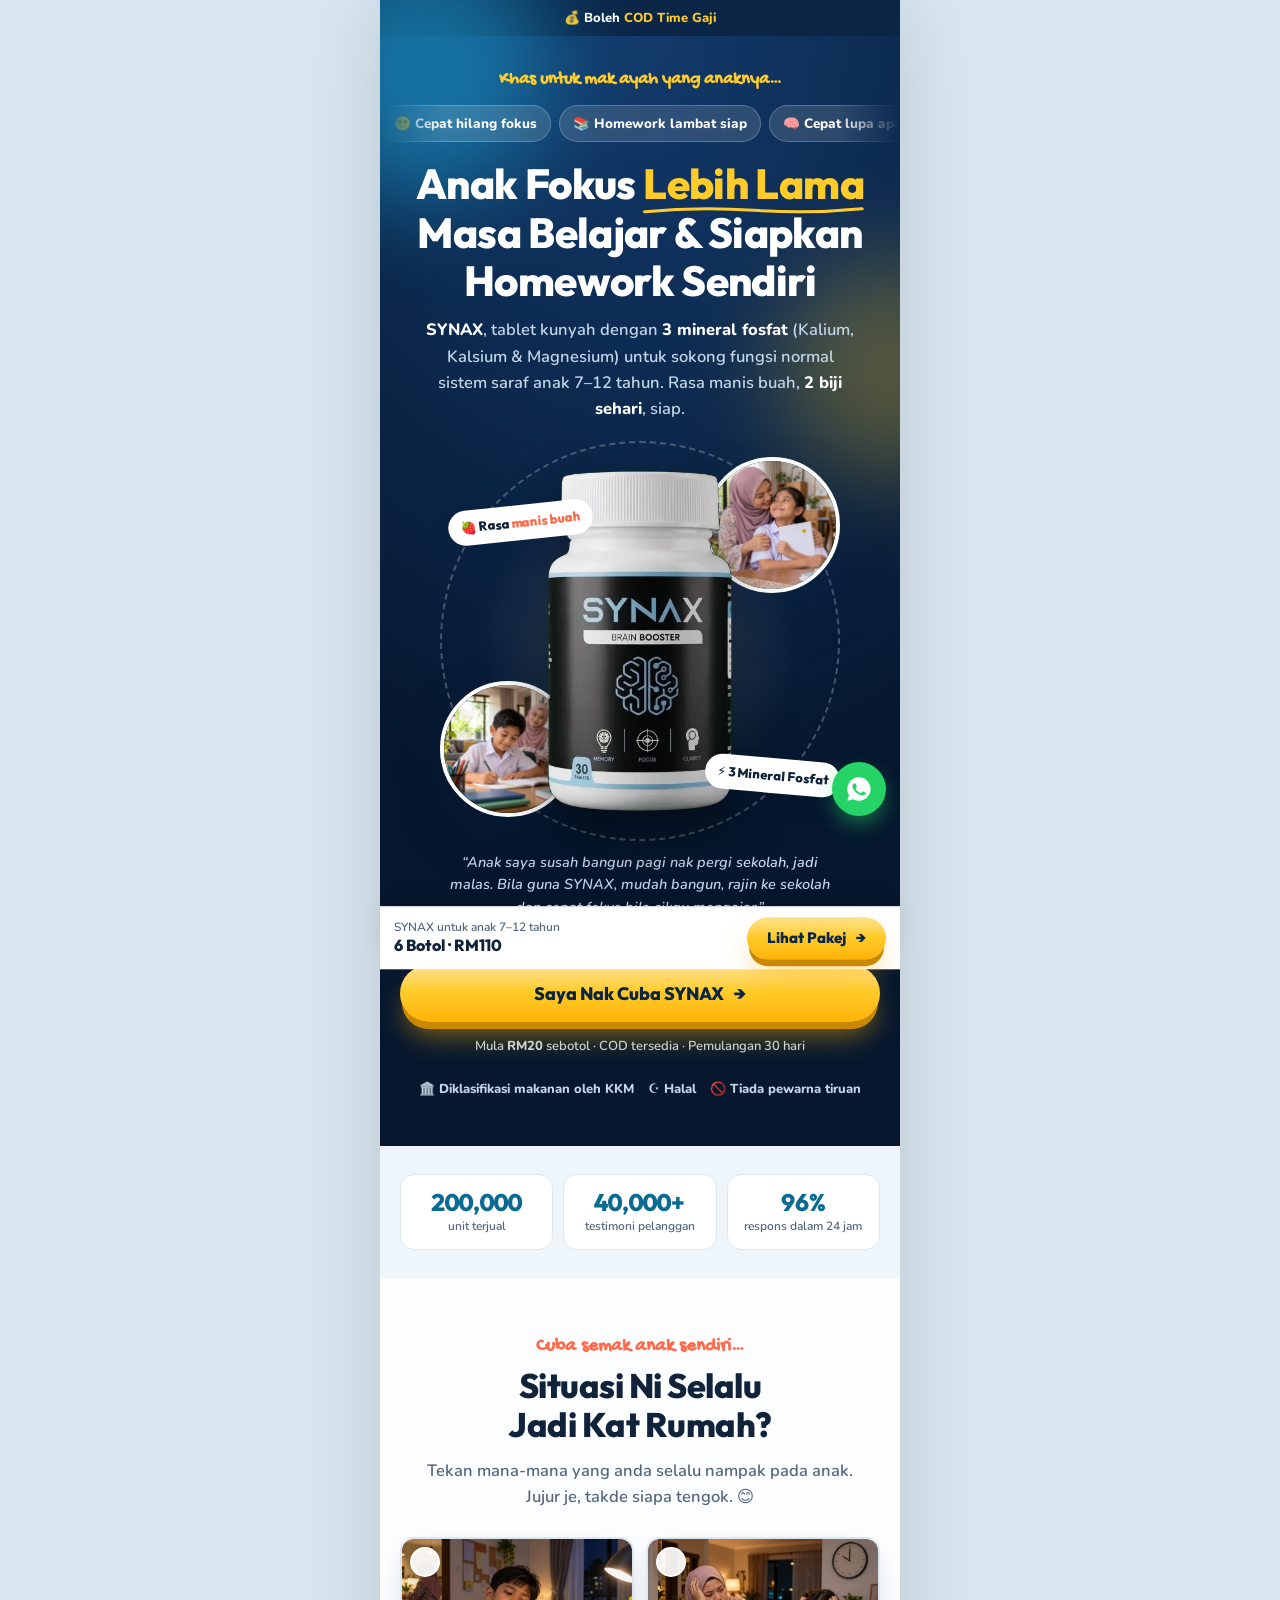
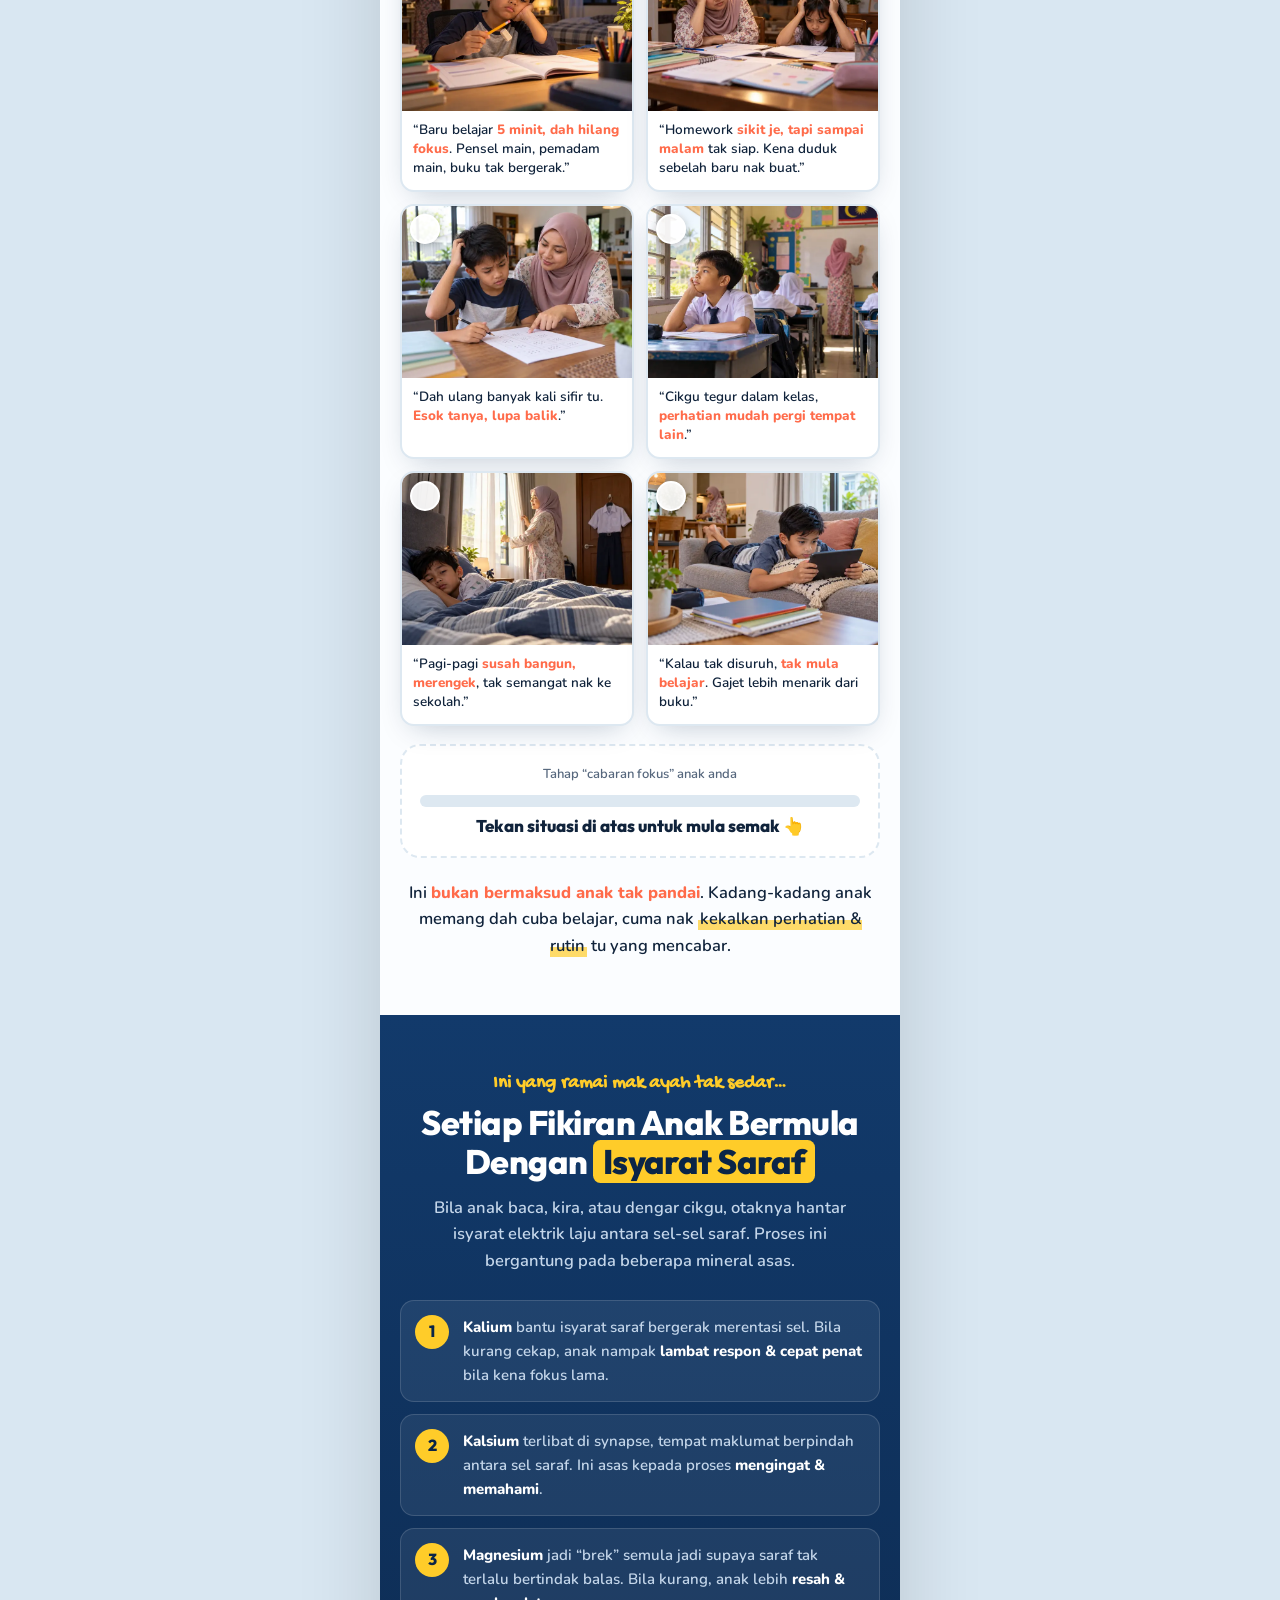
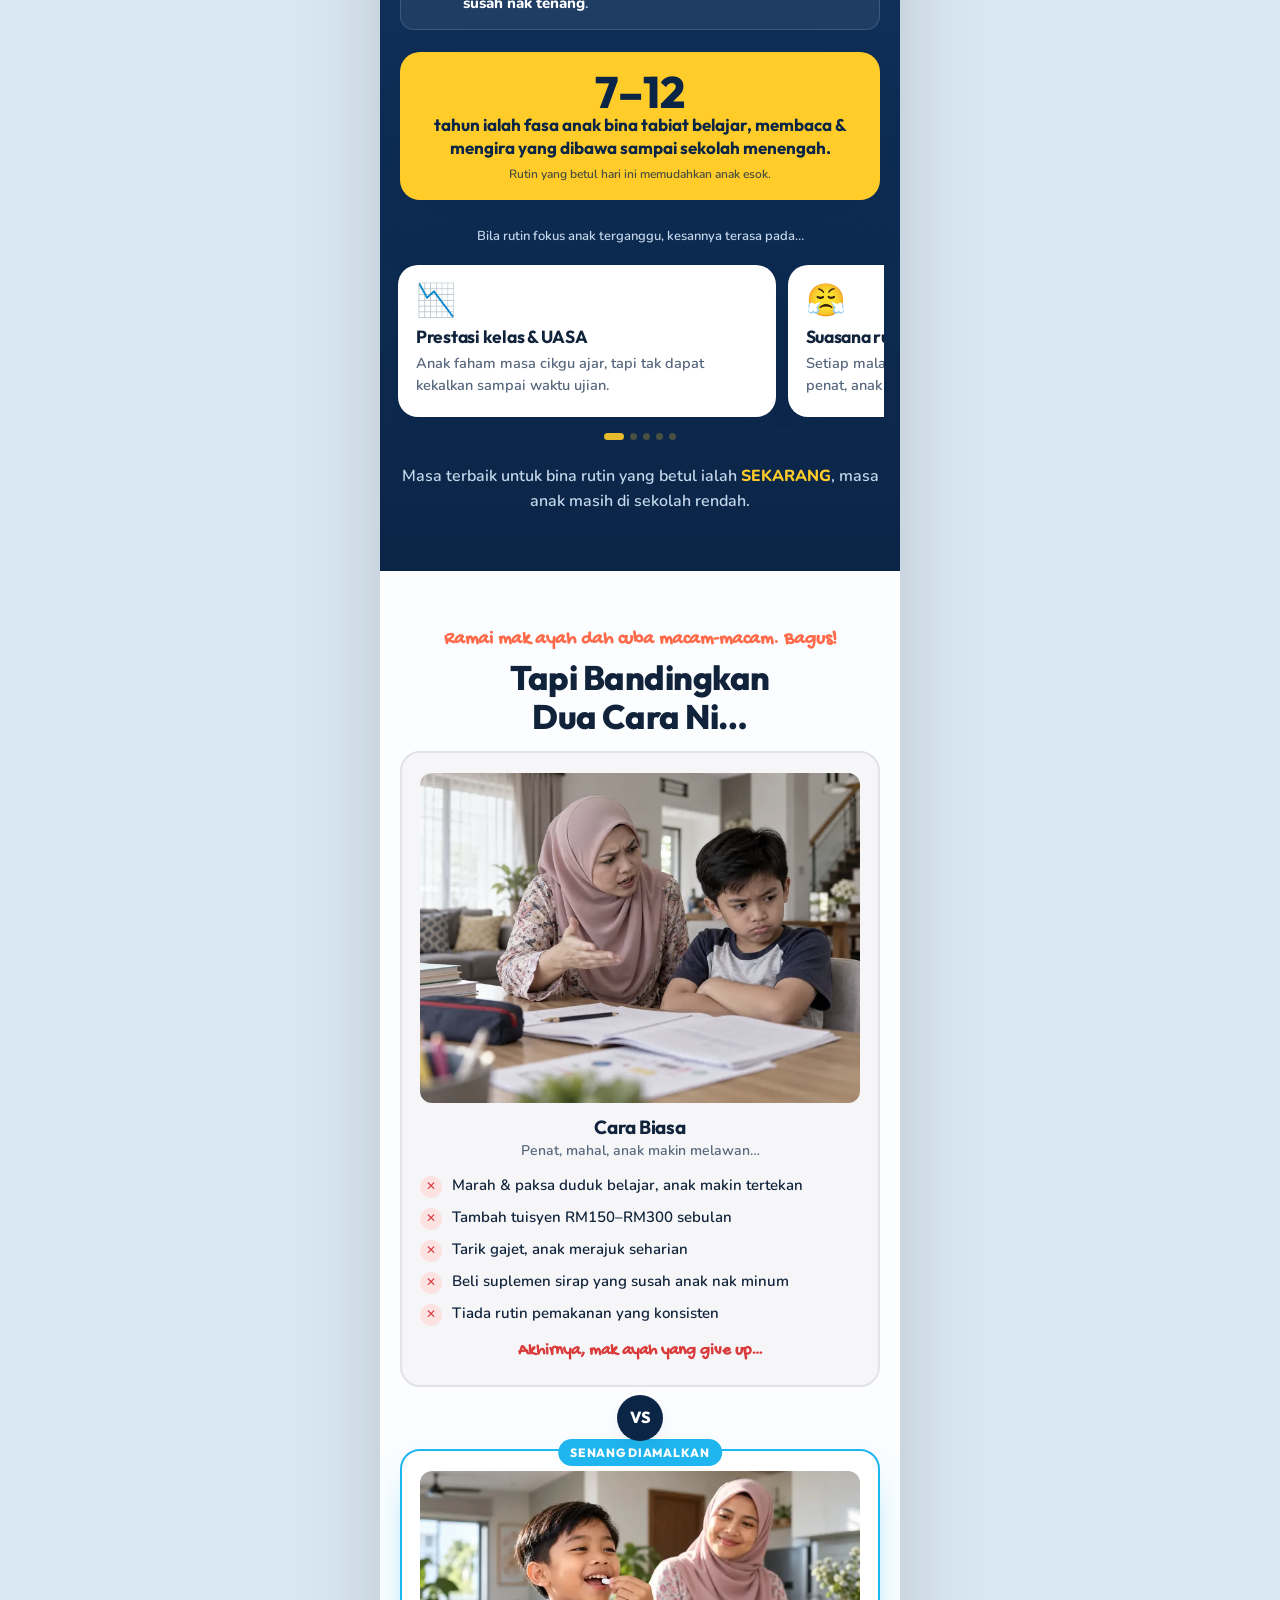
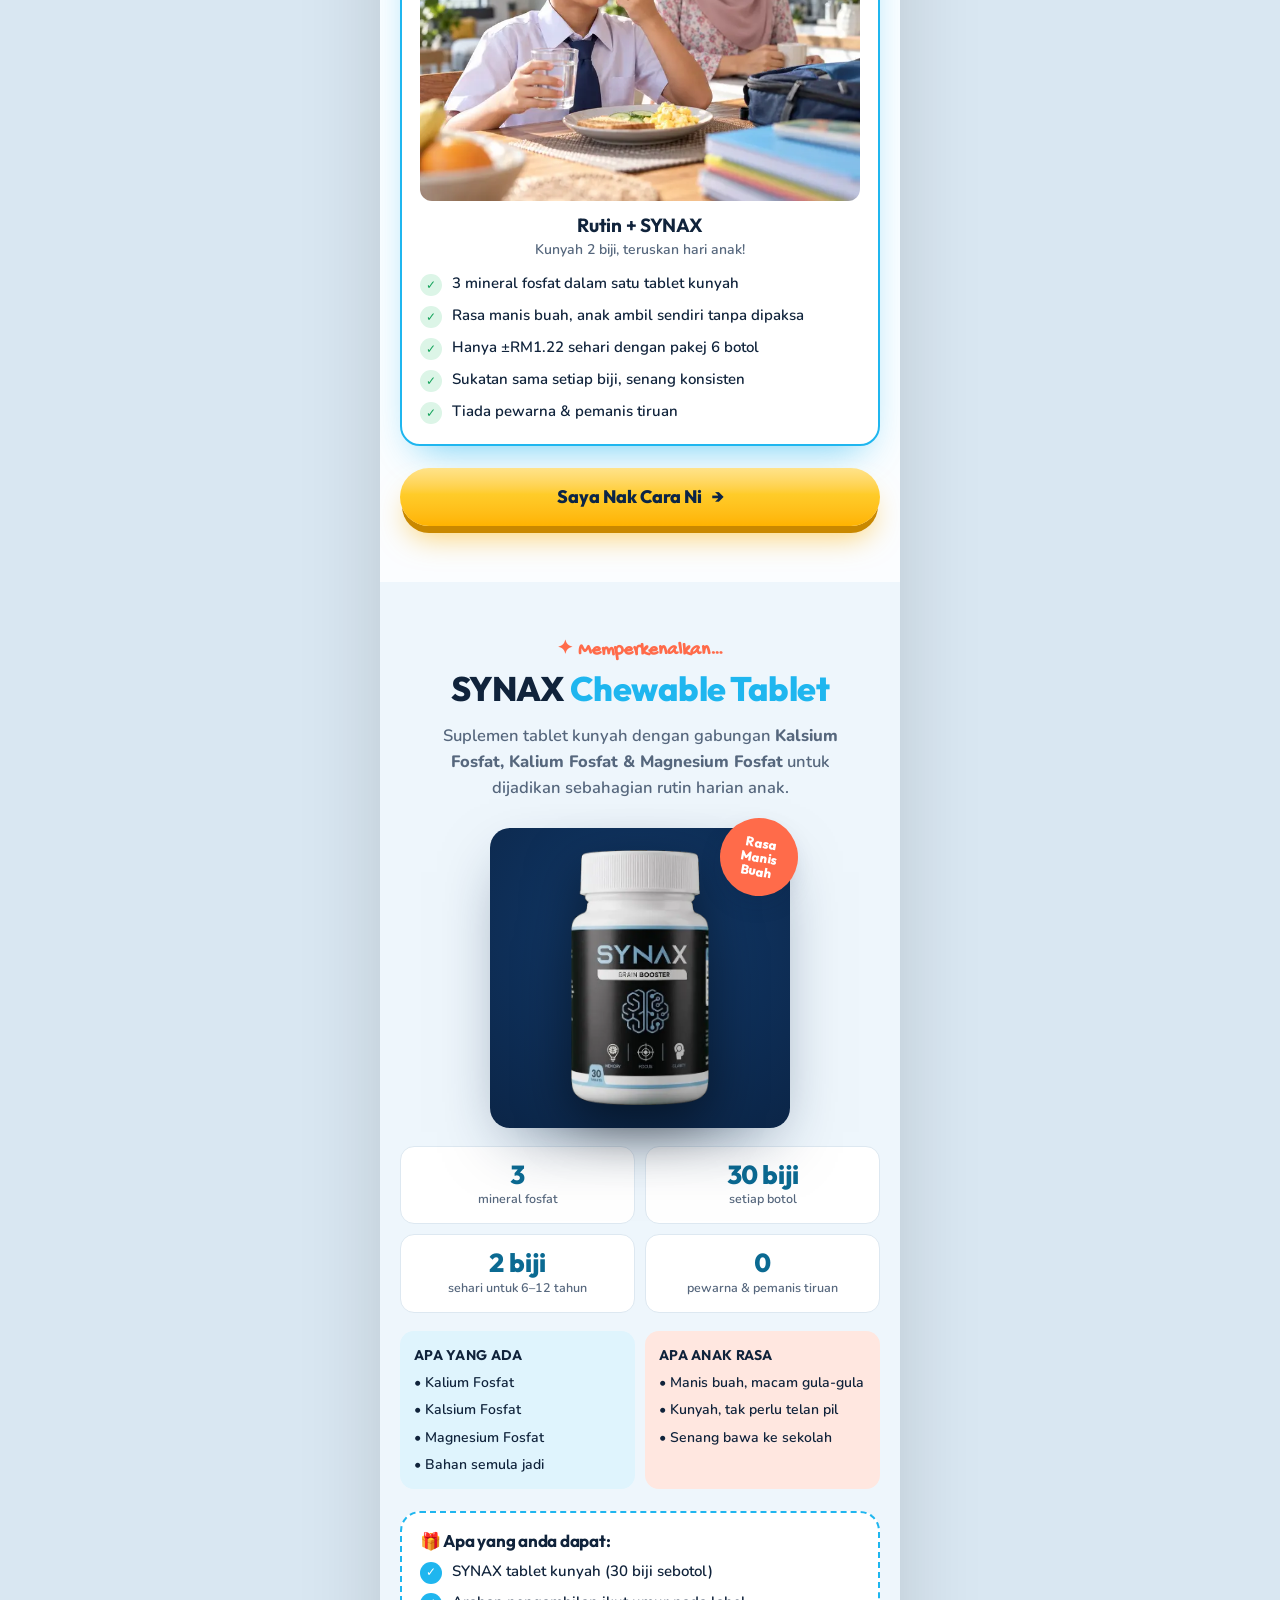
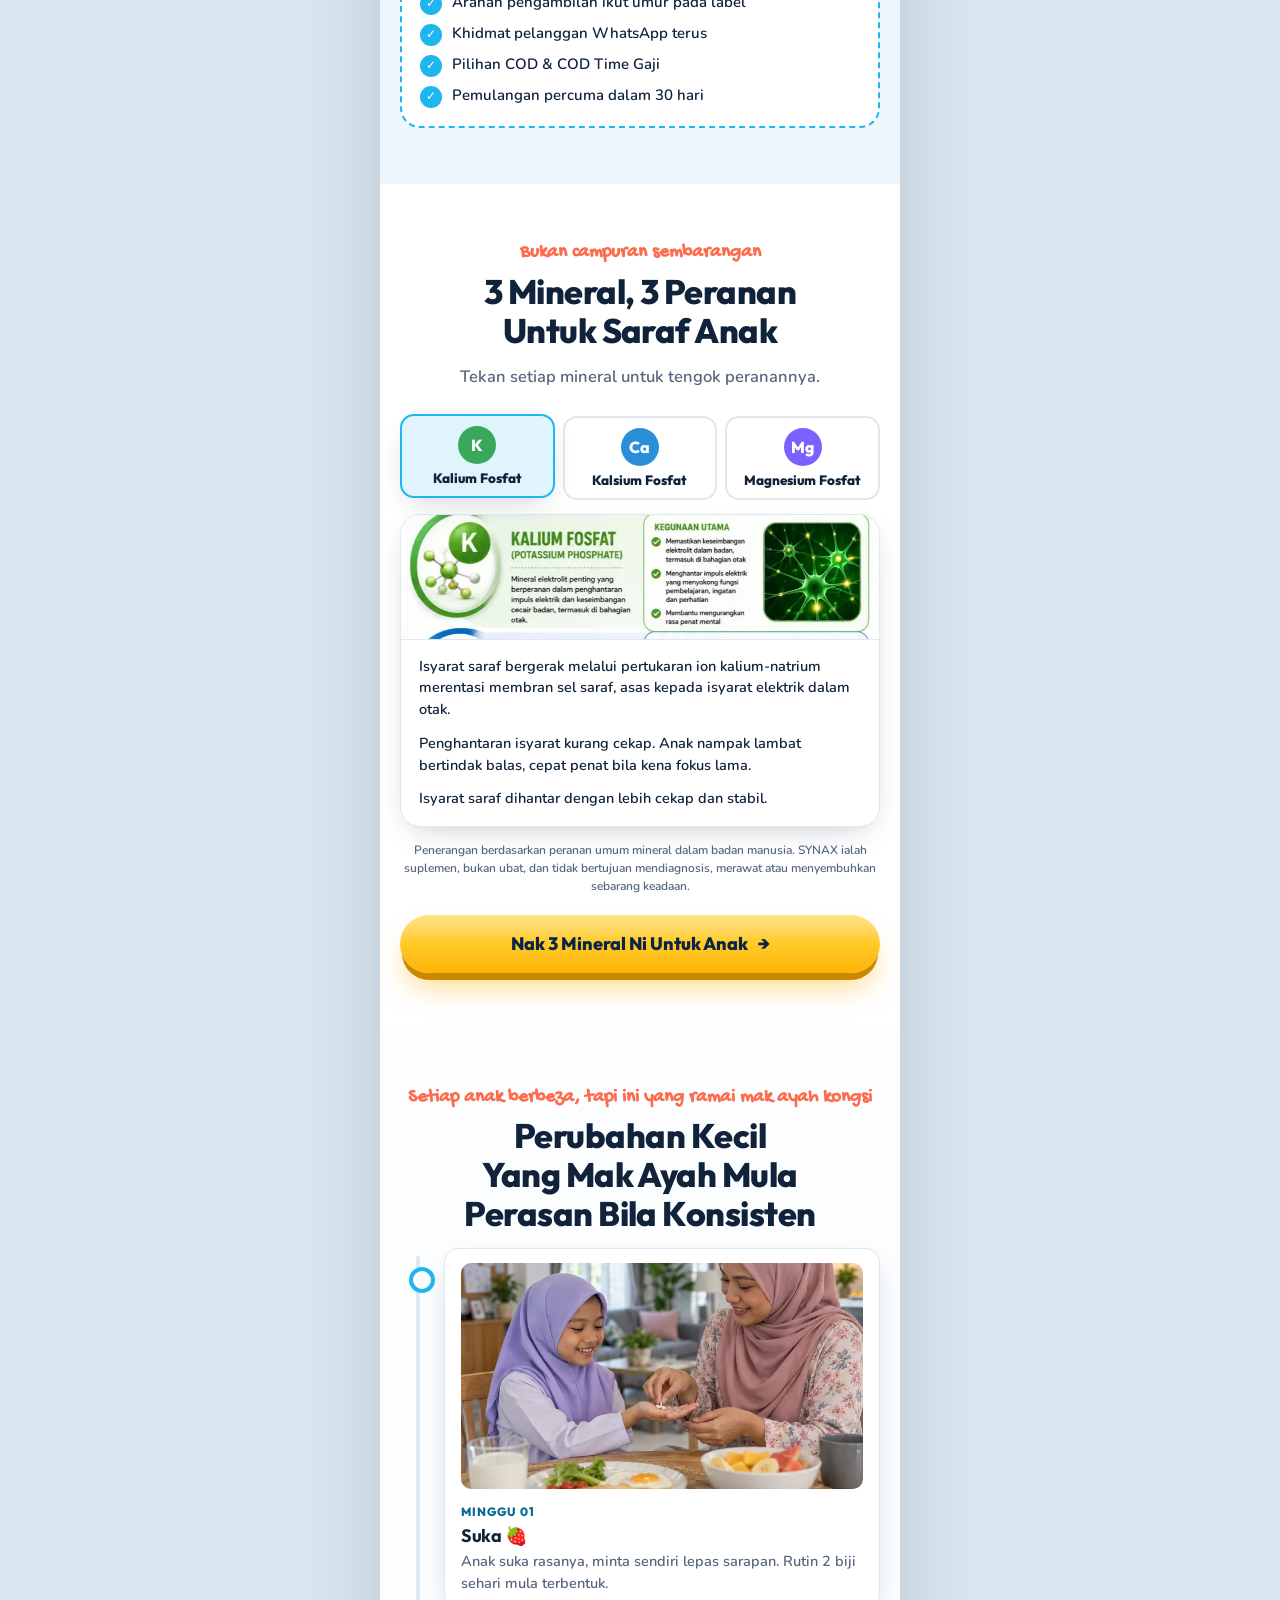
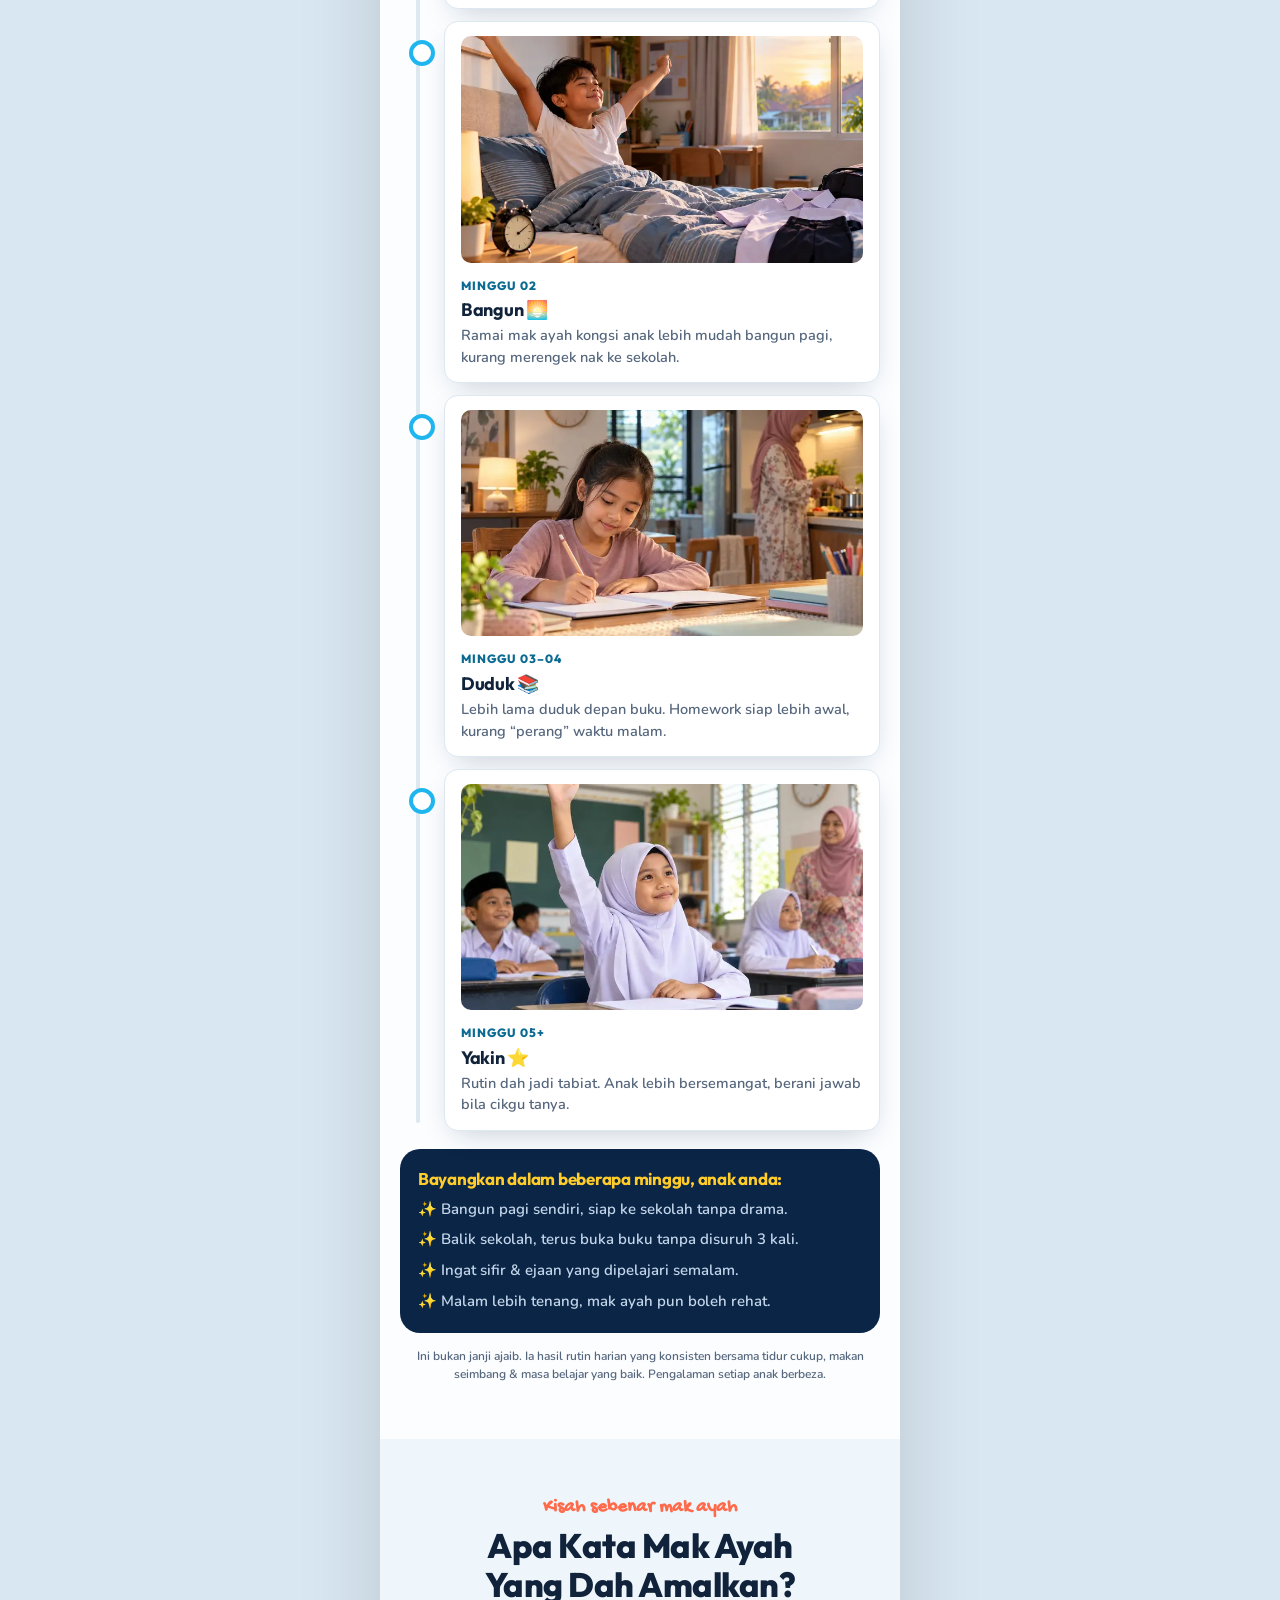
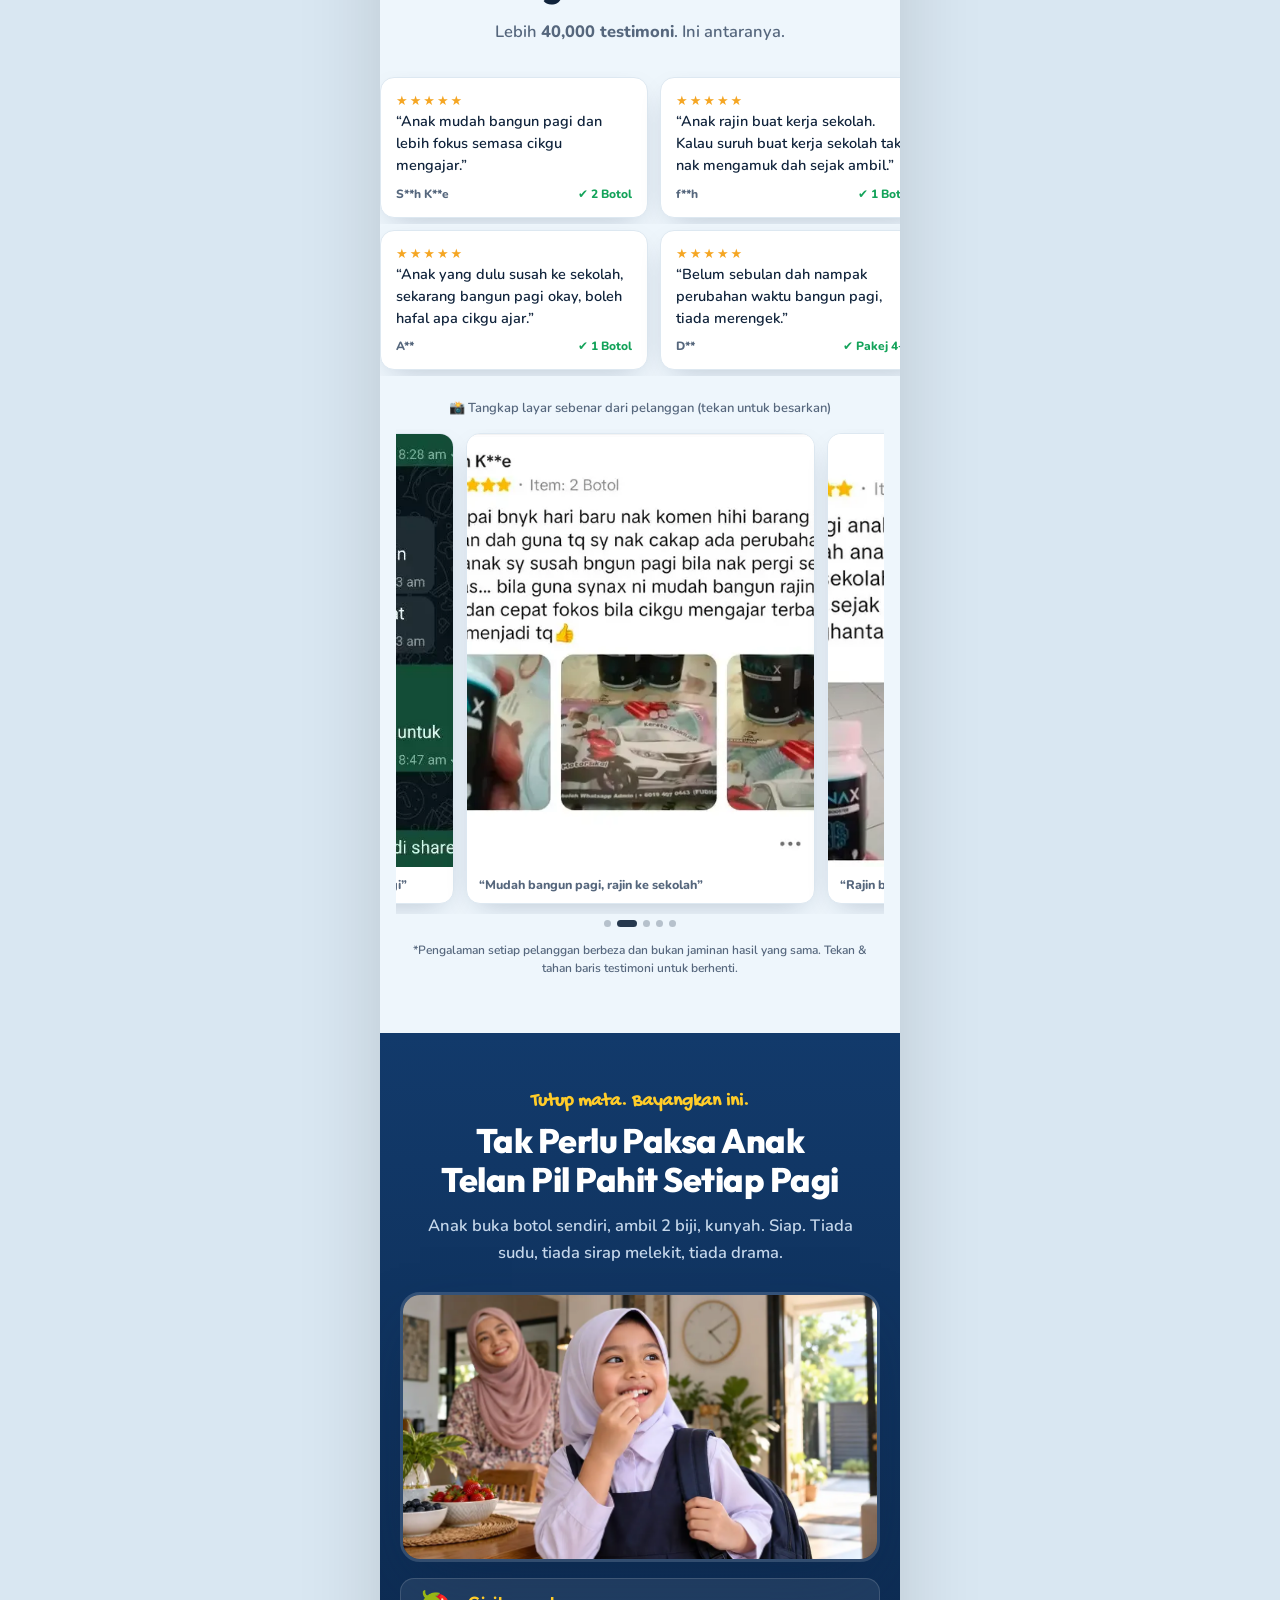
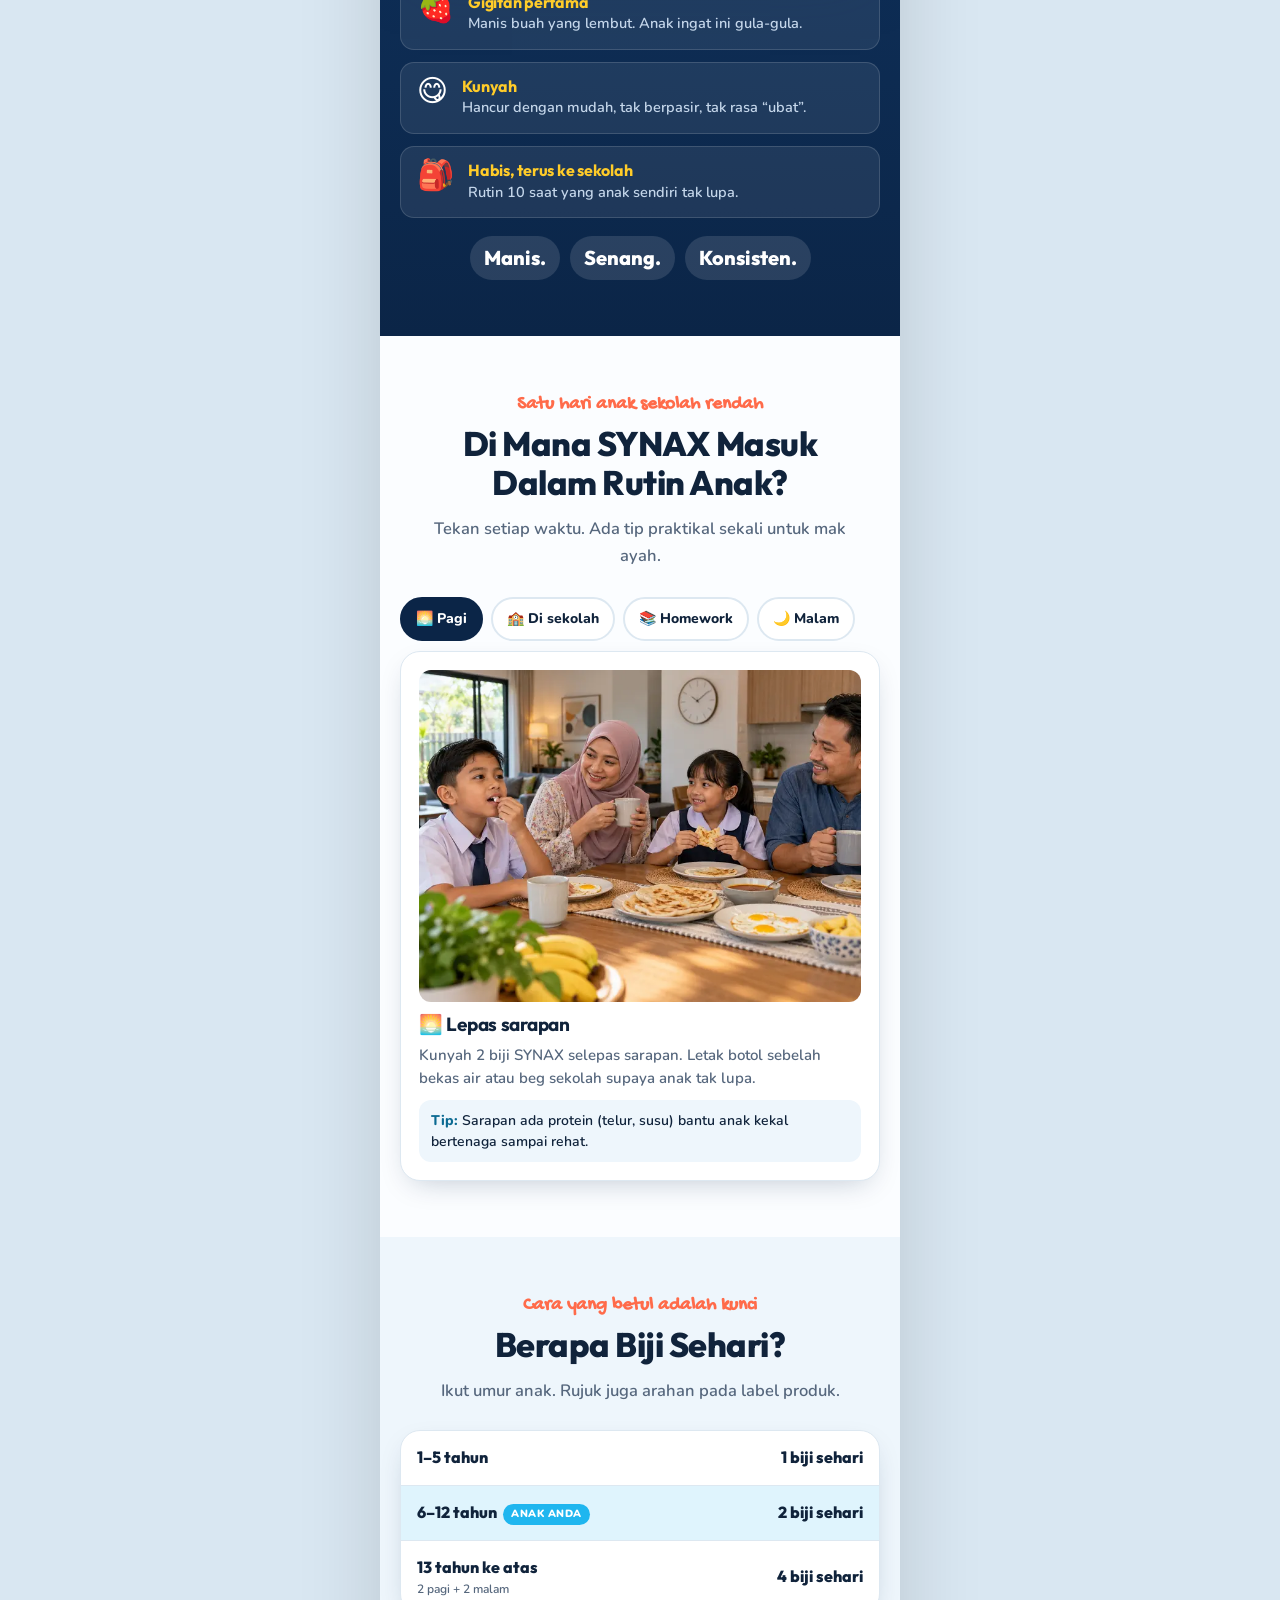
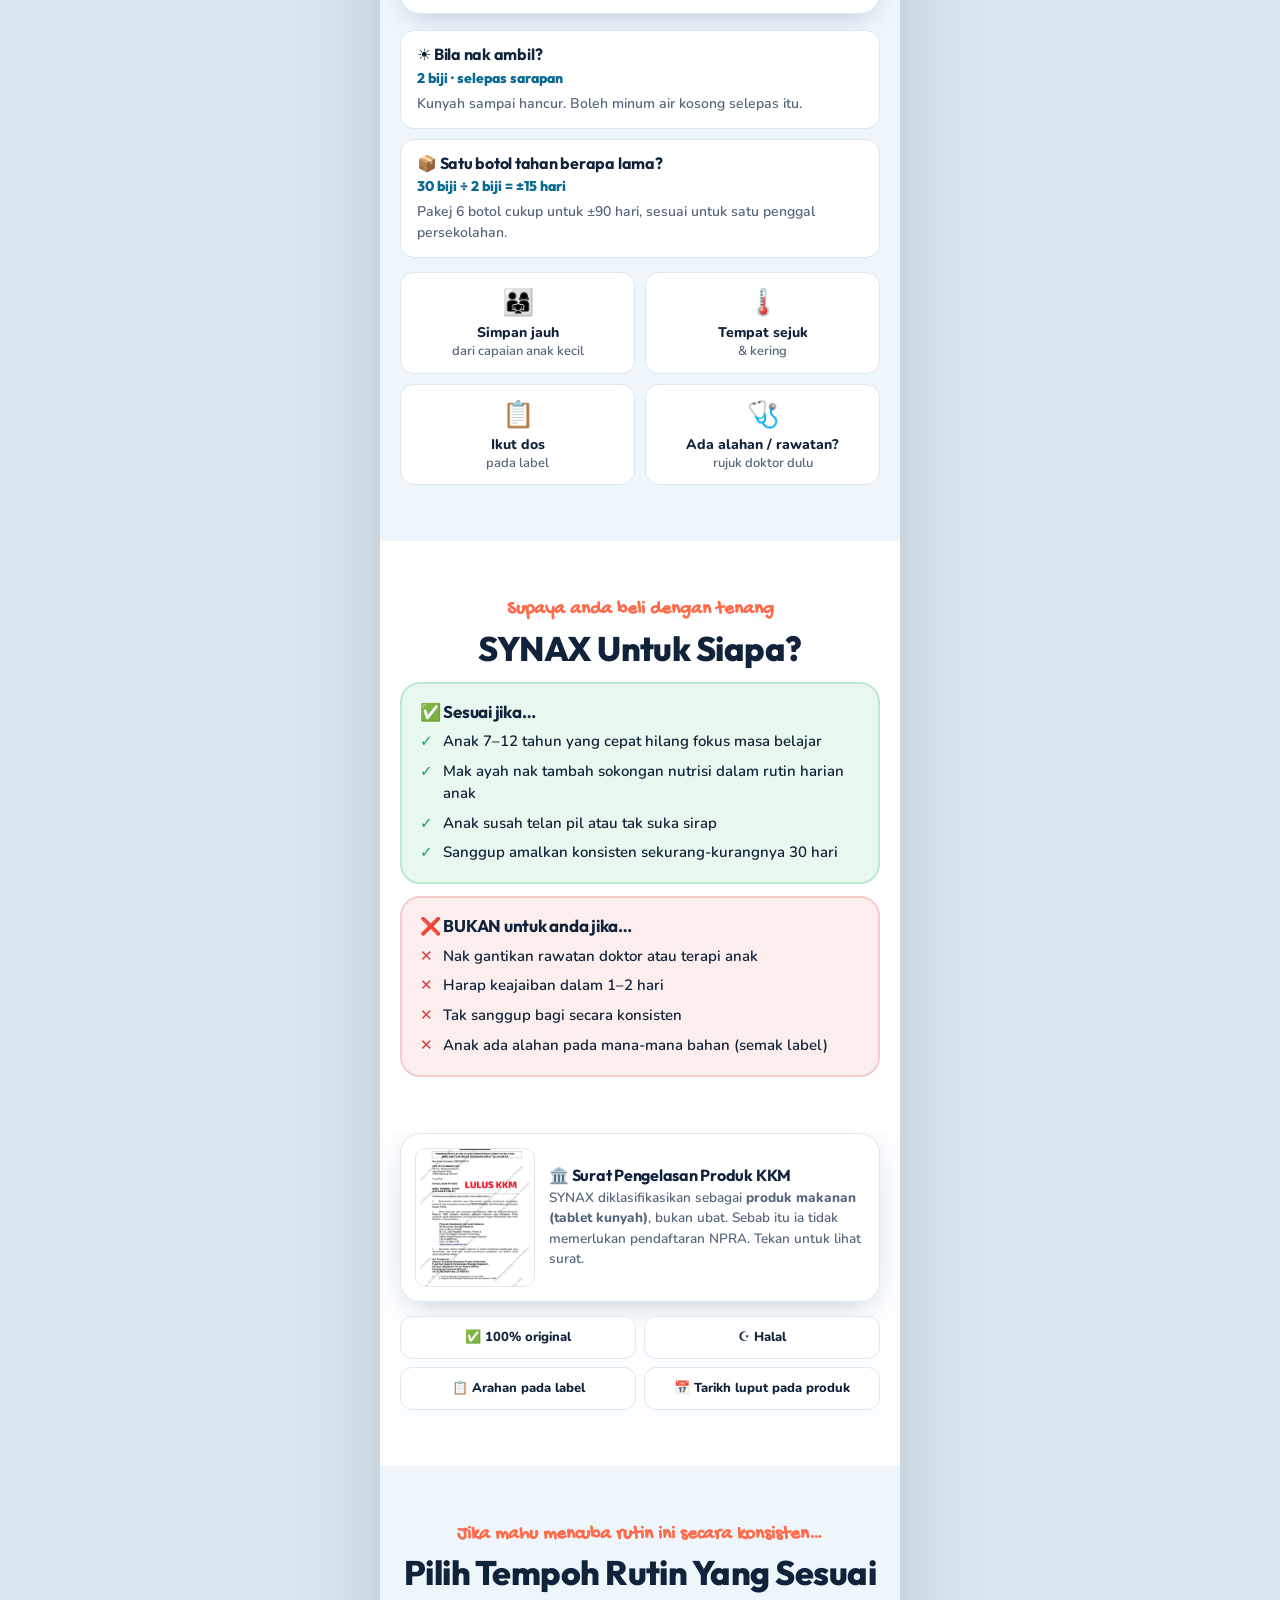
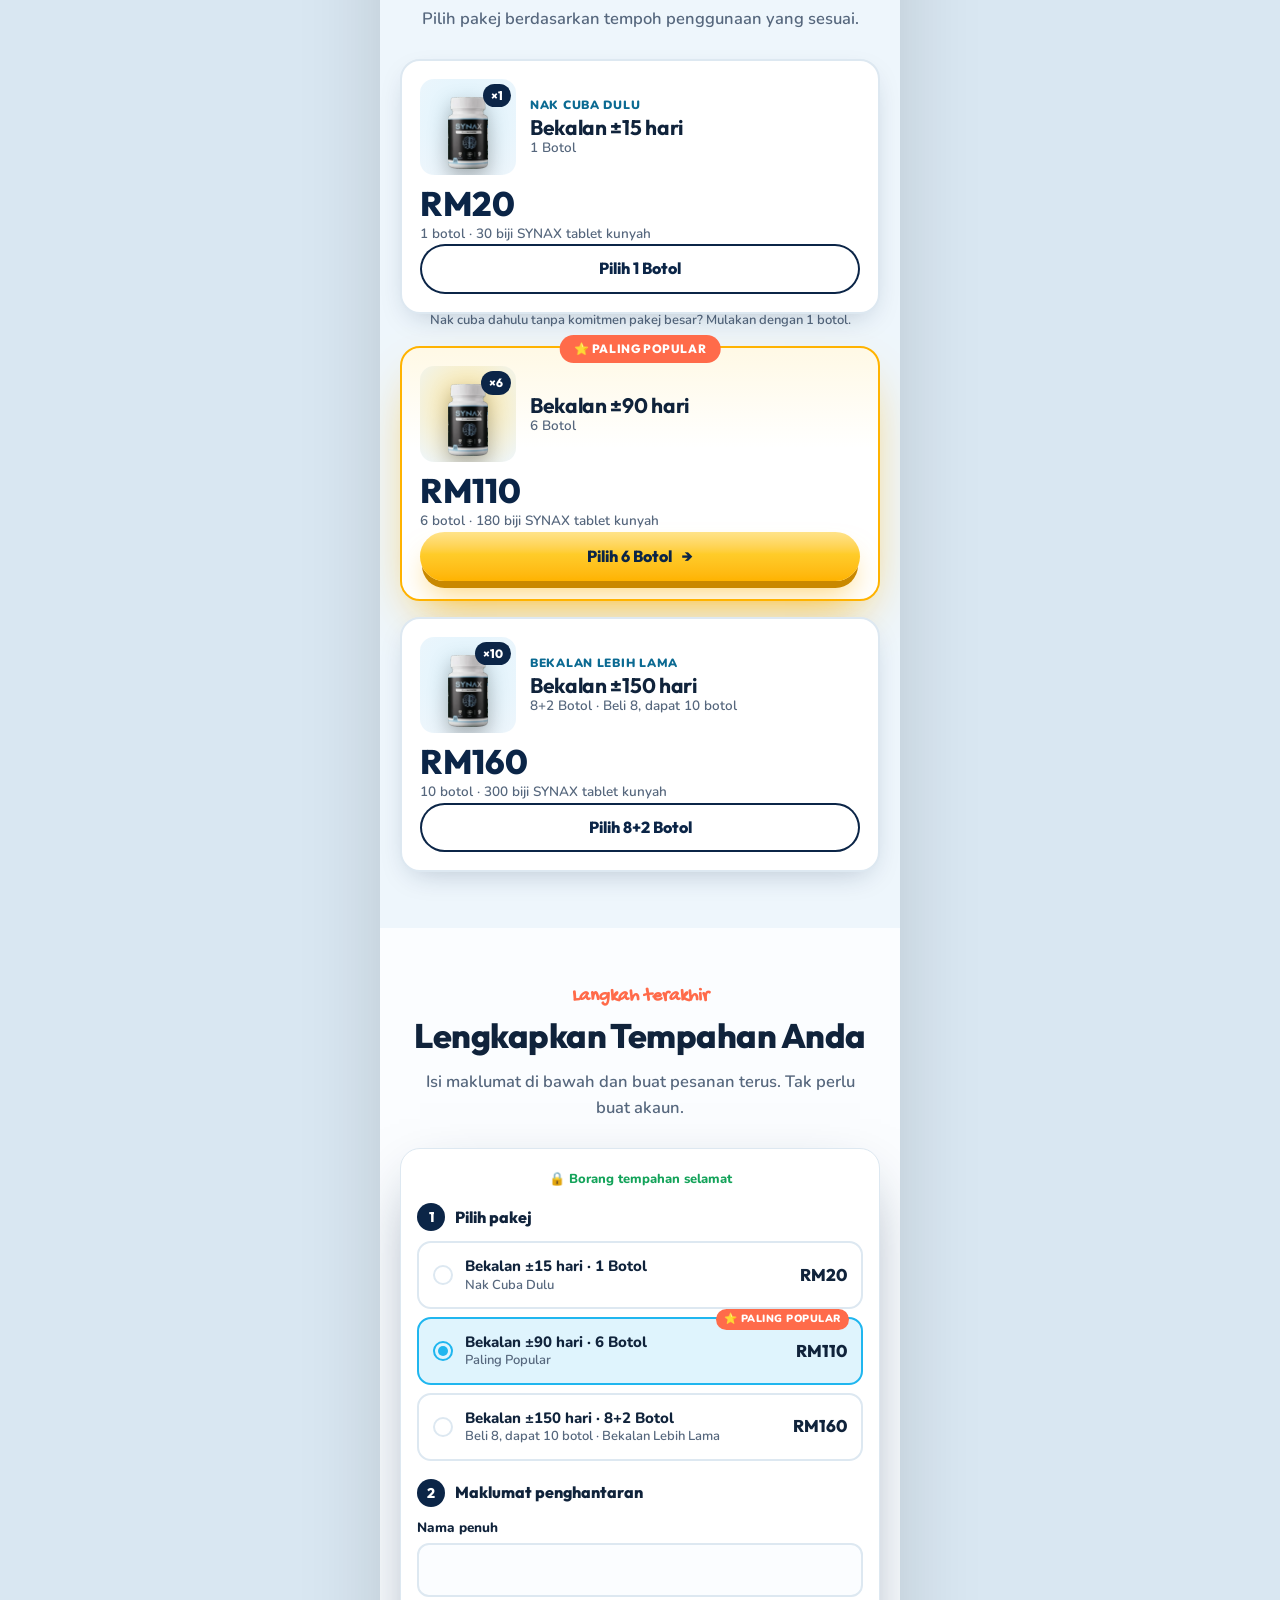
<file: flow/sekolah-rendah.html>
<!doctype html>
<html lang="ms">
<head>
<meta charset="utf-8">
<meta name="viewport" content="width=device-width,initial-scale=1,viewport-fit=cover">
<title>SYNAX untuk Anak Sekolah Rendah | Rutin Nutrisi Harian</title>
<meta name="description" content="Sokongan nutrisi harian untuk melengkapi tidur mencukupi, pemakanan seimbang dan rutin belajar anak sekolah rendah.">
<link rel="canonical" href="https://synaxhq.site/lp/sekolah-rendah">
<meta property="og:type" content="website">
<meta property="og:site_name" content="SYNAX">
<meta property="og:locale" content="ms_MY">
<meta property="og:url" content="https://synaxhq.site/lp/sekolah-rendah">
<meta property="og:title" content="SYNAX untuk Anak Sekolah Rendah | Rutin Nutrisi Harian">
<meta property="og:description" content="Sokongan nutrisi harian untuk melengkapi tidur mencukupi, pemakanan seimbang dan rutin belajar anak sekolah rendah.">
<meta property="og:image" content="https://synaxhq.site/lp/assets/img/og.jpg">
<meta property="og:image:width" content="1200">
<meta property="og:image:height" content="630">
<meta name="twitter:card" content="summary_large_image">
<meta name="twitter:title" content="SYNAX untuk Anak Sekolah Rendah | Rutin Nutrisi Harian">
<meta name="twitter:description" content="Sokongan nutrisi harian untuk melengkapi tidur mencukupi, pemakanan seimbang dan rutin belajar anak sekolah rendah.">
<meta name="twitter:image" content="https://synaxhq.site/lp/assets/img/og.jpg">
<link rel="icon" type="image/svg+xml" href="/favicon.svg">
<link rel="preconnect" href="https://fonts.googleapis.com">
<link rel="preconnect" href="https://fonts.gstatic.com" crossorigin>
<link rel="stylesheet" href="https://fonts.googleapis.com/css2?family=Outfit:wght@600;700;800&family=Nunito:wght@600;700;800;900&family=Gochi+Hand&display=swap">
<link rel="stylesheet" href="assets/synax.css?v=flow2">
<link rel="stylesheet" href="assets/lp-clean.css?v=flow2">
<script>
/* Meta Pixel (SYNAX). Not loaded on localhost / staging.* — events are logged to window.__fbqLog instead. */
(function(){var h=location.hostname;
 if(h==='localhost'||h==='127.0.0.1'||h.indexOf('staging.')===0){window.__fbqLog=[];window.fbq=function(){window.__fbqLog.push([].slice.call(arguments))};return}
 !function(f,b,e,v,n,t,s){if(f.fbq)return;n=f.fbq=function(){n.callMethod?n.callMethod.apply(n,arguments):n.queue.push(arguments)};if(!f._fbq)f._fbq=n;n.push=n;n.loaded=!0;n.version='2.0';n.queue=[];t=b.createElement(e);t.async=!0;t.src=v;s=b.getElementsByTagName(e)[0];s.parentNode.insertBefore(t,s)}(window,document,'script','https://connect.facebook.net/en_US/fbevents.js');
 fbq('init','2166010097607359');
})();
</script>
</head>
<body class="t-sr">
<div class="prog" id="prog"></div>
<div class="page">

<!-- TOP BAR -->
<div class="topbar" aria-live="polite">
  <span>💵 <b>COD</b> · Barang sampai baru bayar</span>
  <span>💰 Boleh <b>COD Time Gaji</b></span>
  <span>🚚 Pos seluruh Malaysia · <b>2–3 hari bekerja</b></span>
  <span>🔁 <b>Pemulangan percuma</b> dalam 30 hari</span>
  <span>✅ <b>200,000+ unit</b> terjual</span>
</div>

<!-- HERO -->
<header class="hero">
  <div class="glow a"></div><div class="glow b"></div><div class="glow c"></div>
  <div class="wrap">
    <p class="forwho">Khas untuk mak ayah yang anaknya…</p>
    <div class="chips"><div class="track">
      <span>😵‍💫 Cepat hilang fokus</span><span>📚 Homework lambat siap</span><span>🧠 Cepat lupa apa yang belajar</span><span>😴 Susah bangun pagi</span><span>📱 Lebih minat gajet dari buku</span>
    </div></div>
    <h1>Anak Fokus <span class="u">Lebih Lama<svg viewBox="0 0 200 12" preserveAspectRatio="none" aria-hidden="true"><path d="M2 9 Q 50 2 100 7 T 198 5" fill="none" stroke="#ffcc29" stroke-width="4" stroke-linecap="round"/></svg></span> Masa Belajar &amp; Siapkan Homework Sendiri</h1>
    <p class="sub"><b>SYNAX</b>, tablet kunyah dengan <b>3 mineral fosfat</b> (Kalium, Kalsium &amp; Magnesium) untuk sokong fungsi normal sistem saraf anak 7–12 tahun. Rasa manis buah, <b>2 biji sehari</b>, siap.</p>
    <div class="hero-visual">
      <div class="ring r2"></div><div class="ring"></div>
      <img class="kid k1" src="assets/img/sekolah-rendah/hero-1.webp" alt="Anak sekolah rendah fokus menulis, senyum" width="520" height="520">
      <img class="kid k2" src="assets/img/sekolah-rendah/hero-2.webp" alt="Ibu bertudung peluk anak bangga" width="520" height="520">
      <img class="bottle" src="assets/img/bottle.webp" alt="Botol SYNAX Brain Booster, 30 tablet" width="325" height="601">
      <span class="tag t1">🍓 Rasa <i>manis buah</i></span>
      <span class="tag t2">⚡ 3 Mineral Fosfat</span>
    </div>
    <p class="quote">“Anak saya susah bangun pagi nak pergi sekolah, jadi malas. Bila guna SYNAX, mudah bangun, rajin ke sekolah dan cepat fokus bila cikgu mengajar.”<small>S**h K**e · beli 2 botol · ★★★★★</small></p>
    <a href="#pakej" class="btn pulse">Saya Nak Cuba SYNAX <span class="arr">→</span></a>
    <span class="btn-sub">Mula <b>RM20</b> sebotol · COD tersedia · Pemulangan 30 hari</span>
    <div class="trust-row"><span>🏛️ Diklasifikasi makanan oleh KKM</span><span>☪️ Halal</span><span>🚫 Tiada pewarna tiruan</span></div>
  </div>
</header>

<!-- STATS -->
<section class="bg-tint" style="padding-block:28px">
  <div class="stats wrap">
    <div class="stat rv"><b data-count="200000">200,000</b><span>unit terjual</span></div>
    <div class="stat rv" style="--d:.1s"><b><span data-count="40000">40,000</span>+</b><span>testimoni pelanggan</span></div>
    <div class="stat rv" style="--d:.2s"><b><span data-count="96">96</span>%</b><span>respons dalam 24 jam</span></div>
  </div>
</section>

<!-- PAIN + SELF CHECK -->
<section class="bg-paper">
  <div class="wrap">
    <p class="eyebrow rv">Cuba semak anak sendiri…</p>
    <h2 class="rv">Situasi Ni Selalu Jadi Kat Rumah?</h2>
    <p class="lead rv">Tekan mana-mana yang anda selalu nampak pada anak. Jujur je, takde siapa tengok. 😊</p>
    <div class="pains">
      <button type="button" class="pain rv" aria-pressed="false"><img class="" src="assets/img/sekolah-rendah/pain-1.webp" alt="Anak main pensel &amp; pemadam, buku tak bergerak" width="720" height="540" loading="lazy"><span class="hint">SAYA PUN!</span><span class="x">✓</span><p>“Baru belajar <b>5 minit, dah hilang fokus</b>. Pensel main, pemadam main, buku tak bergerak.”</p></button>
      <button type="button" class="pain rv" aria-pressed="false"><img class="" src="assets/img/sekolah-rendah/pain-2.webp" alt="Ibu duduk sebelah, jam dinding dah lewat" width="720" height="540" loading="lazy"><span class="hint">SAYA PUN!</span><span class="x">✓</span><p>“Homework <b>sikit je, tapi sampai malam</b> tak siap. Kena duduk sebelah baru nak buat.”</p></button>
      <button type="button" class="pain rv" aria-pressed="false"><img class="" src="assets/img/sekolah-rendah/pain-3.webp" alt="Anak garu kepala depan kertas sifir" width="720" height="540" loading="lazy"><span class="hint">SAYA PUN!</span><span class="x">✓</span><p>“Dah ulang banyak kali sifir tu. <b>Esok tanya, lupa balik</b>.”</p></button>
      <button type="button" class="pain rv" aria-pressed="false"><img class="" src="assets/img/sekolah-rendah/pain-4.webp" alt="Murid termenung ke tingkap kelas" width="720" height="540" loading="lazy"><span class="hint">SAYA PUN!</span><span class="x">✓</span><p>“Cikgu tegur dalam kelas, <b>perhatian mudah pergi tempat lain</b>.”</p></button>
      <button type="button" class="pain rv" aria-pressed="false"><img class="" src="assets/img/sekolah-rendah/pain-5.webp" alt="Anak tarik selimut, ibu kejut" width="720" height="540" loading="lazy"><span class="hint">SAYA PUN!</span><span class="x">✓</span><p>“Pagi-pagi <b>susah bangun, merengek</b>, tak semangat nak ke sekolah.”</p></button>
      <button type="button" class="pain rv" aria-pressed="false"><img class="" src="assets/img/sekolah-rendah/pain-6.webp" alt="Anak main tablet, buku tertutup tepi" width="720" height="540" loading="lazy"><span class="hint">SAYA PUN!</span><span class="x">✓</span><p>“Kalau tak disuruh, <b>tak mula belajar</b>. Gajet lebih menarik dari buku.”</p></button>
    </div>
    <div class="meter rv" aria-live="polite">
      <div class="small">Tahap “cabaran fokus” anak anda</div>
      <div class="bar"><i id="meterBar"></i></div>
      <div class="mres" id="meterRes"></div>
    </div>
    <p class="heart rv">Ini <b>bukan bermaksud anak tak pandai</b>. Kadang-kadang anak memang dah cuba belajar, cuma nak <span class="mark">kekalkan perhatian &amp; rutin</span> tu yang mencabar.</p>
  </div>
</section>

<!-- EXPLAINER -->
<section class="bg-dark">
  <div class="wrap">
    <p class="eyebrow rv">Ini yang ramai mak ayah tak sedar…</p>
    <h2 class="rv">Setiap Fikiran Anak Bermula Dengan <span class="hl">Isyarat Saraf</span></h2>
    <p class="lead rv">Bila anak baca, kira, atau dengar cikgu, otaknya hantar isyarat elektrik laju antara sel-sel saraf. Proses ini bergantung pada beberapa mineral asas.</p>
    <div class="steps">
      <div class="step rv rv-l"><span class="n">1</span><p><b>Kalium</b> bantu isyarat saraf bergerak merentasi sel. Bila kurang cekap, anak nampak <b>lambat respon &amp; cepat penat</b> bila kena fokus lama.</p></div>
      <div class="step rv rv-l" style="--d:.1s"><span class="n">2</span><p><b>Kalsium</b> terlibat di synapse, tempat maklumat berpindah antara sel saraf. Ini asas kepada proses <b>mengingat &amp; memahami</b>.</p></div>
      <div class="step rv rv-l" style="--d:.2s"><span class="n">3</span><p><b>Magnesium</b> jadi “brek” semula jadi supaya saraf tak terlalu bertindak balas. Bila kurang, anak lebih <b>resah &amp; susah nak tenang</b>.</p></div>
    </div>
    <div class="fact rv rv-z"><big>7–12</big>tahun ialah fasa anak bina tabiat belajar, membaca &amp; mengira yang dibawa sampai sekolah menengah.<small>Rutin yang betul hari ini memudahkan anak esok.</small></div>
    <p class="small tc rv" style="margin-bottom:14px">Bila rutin fokus anak terganggu, kesannya terasa pada…</p>
    <div class="carousel" data-carousel="riskDots" data-ms="2800">
      <div class="rcard"><div class="ic">📉</div><h3>Prestasi kelas &amp; UASA</h3><p>Anak faham masa cikgu ajar, tapi tak dapat kekalkan sampai waktu ujian.</p></div>
      <div class="rcard"><div class="ic">😤</div><h3>Suasana rumah</h3><p>Setiap malam jadi “perang homework”. Mak ayah penat, anak pun tertekan.</p></div>
      <div class="rcard"><div class="ic">😔</div><h3>Keyakinan diri</h3><p>Anak mula rasa “aku memang tak pandai” bila selalu ketinggalan dalam kelas.</p></div>
      <div class="rcard"><div class="ic">📱</div><h3>Tabiat gajet</h3><p>Bila belajar rasa susah, anak cari hiburan yang lebih mudah: skrin.</p></div>
      <div class="rcard"><div class="ic">💸</div><h3>Kos tuisyen</h3><p>Tuisyen tambah, tapi kalau anak sukar fokus, hasilnya tetap terhad.</p></div>
    </div>
    <div class="dots" id="riskDots"></div>
    <p class="now rv">Masa terbaik untuk bina rutin yang betul ialah <b>SEKARANG</b>, masa anak masih di sekolah rendah.</p>
  </div>
</section>

<!-- COMPARE -->
<section class="bg-paper">
  <div class="wrap">
    <p class="eyebrow rv">Ramai mak ayah dah cuba macam-macam. Bagus!</p>
    <h2 class="rv">Tapi Bandingkan Dua Cara Ni…</h2>
    <div class="cmp">
      <div class="cbox bad rv">
        <img class="ph" src="assets/img/sekolah-rendah/cara-biasa.webp" alt="Ibu marah, anak memeluk tubuh merajuk" width="720" height="540" loading="lazy">
        <h3>Cara Biasa</h3><p class="s">Penat, mahal, anak makin melawan…</p>
        <ul>
          <li><i>✕</i>Marah &amp; paksa duduk belajar, anak makin tertekan</li>
          <li><i>✕</i>Tambah tuisyen RM150–RM300 sebulan</li>
          <li><i>✕</i>Tarik gajet, anak merajuk seharian</li>
          <li><i>✕</i>Beli suplemen sirap yang susah anak nak minum</li>
          <li><i>✕</i>Tiada rutin pemakanan yang konsisten</li>
        </ul>
        <p class="end">Akhirnya, mak ayah yang give up…</p>
      </div>
      <div class="vs">VS</div>
      <div class="cbox good rv">
        <span class="ribbon">SENANG DIAMALKAN</span>
        <img class="ph" src="assets/img/sekolah-rendah/cara-synax.webp" alt="Anak ambil tablet kunyah sendiri lepas sarapan" width="720" height="540" loading="lazy">
        <h3>Rutin + SYNAX</h3><p class="s">Kunyah 2 biji, teruskan hari anak!</p>
        <ul>
          <li><i>✓</i>3 mineral fosfat dalam satu tablet kunyah</li>
          <li><i>✓</i>Rasa manis buah, anak ambil sendiri tanpa dipaksa</li>
          <li><i>✓</i>Hanya ±RM1.22 sehari dengan pakej 6 botol</li>
          <li><i>✓</i>Sukatan sama setiap biji, senang konsisten</li>
          <li><i>✓</i>Tiada pewarna &amp; pemanis tiruan</li>
        </ul>
      </div>
    </div>
    <div style="margin-top:22px" class="rv"><a href="#pakej" class="btn">Saya Nak Cara Ni <span class="arr">→</span></a></div>
  </div>
</section>

<!-- INTRO -->
<section class="bg-tint">
  <div class="wrap">
    <p class="eyebrow rv">✦ Memperkenalkan…</p>
    <h2 class="rv">SYNAX <span class="brand-c">Chewable Tablet</span></h2>
    <p class="lead rv">Suplemen tablet kunyah dengan gabungan <b>Kalsium Fosfat, Kalium Fosfat &amp; Magnesium Fosfat</b> untuk dijadikan sebahagian rutin harian anak.</p>
    <div class="intro-img rv rv-z"><div class="stage"><img src="assets/img/bottle.webp" alt="Botol SYNAX, 30 tablet kunyah" width="325" height="601" loading="lazy"></div><span class="badge">Rasa Manis Buah</span></div>
    <div class="nums">
      <div class="rv"><b><span data-count="3">3</span></b><span>mineral fosfat</span></div>
      <div class="rv" style="--d:.1s"><b><span data-count="30">30</span> biji</b><span>setiap botol</span></div>
      <div class="rv"><b>2 biji</b><span>sehari untuk 6–12 tahun</span></div>
      <div class="rv" style="--d:.1s"><b>0</b><span>pewarna &amp; pemanis tiruan</span></div>
    </div>
    <div class="two rv">
      <div class="a"><h4>APA YANG ADA</h4><ul><li>• Kalium Fosfat</li><li>• Kalsium Fosfat</li><li>• Magnesium Fosfat</li><li>• Bahan semula jadi</li></ul></div>
      <div class="b"><h4>APA ANAK RASA</h4><ul><li>• Manis buah, macam gula-gula</li><li>• Kunyah, tak perlu telan pil</li><li>• Senang bawa ke sekolah</li></ul></div>
    </div>
    <div class="get rv">
      <h3>🎁 Apa yang anda dapat:</h3>
      <ul><li>SYNAX tablet kunyah (30 biji sebotol)</li><li>Arahan pengambilan ikut umur pada label</li><li>Khidmat pelanggan WhatsApp terus</li><li>Pilihan COD &amp; COD Time Gaji</li><li>Pemulangan percuma dalam 30 hari</li></ul>
    </div>
  </div>
</section>

<!-- MINERALS -->
<section class="bg-white">
  <div class="wrap">
    <p class="eyebrow rv">Bukan campuran sembarangan</p>
    <h2 class="rv">3 Mineral, 3 Peranan Untuk Saraf Anak</h2>
    <p class="lead rv">Tekan setiap mineral untuk tengok peranannya.</p>
    <div class="mtabs rv" data-tabs="min">
      <button type="button" data-tab="m-k" data-m="k" class="on"><span class="sym">K</span>Kalium Fosfat</button>
      <button type="button" data-tab="m-ca" data-m="ca"><span class="sym">Ca</span>Kalsium Fosfat</button>
      <button type="button" data-tab="m-mg" data-m="mg"><span class="sym">Mg</span>Magnesium Fosfat</button>
    </div>
    <div class="mpane on" id="m-k" data-pane="min"><img src="assets/img/mineral-kalium.webp" alt="Infografik Kalium Fosfat" loading="lazy" width="900" height="300"><div class="body">
      <div class="row r1"><span class="lb">Peranan</span><p>Isyarat saraf bergerak melalui pertukaran ion kalium-natrium merentasi membran sel saraf, asas kepada isyarat elektrik dalam otak.</p></div>
      <div class="row r2"><span class="lb">Bila kurang</span><p>Penghantaran isyarat kurang cekap. Anak nampak lambat bertindak balas, cepat penat bila kena fokus lama.</p></div>
      <div class="row r3"><span class="lb">Bila cukup</span><p>Isyarat saraf dihantar dengan lebih cekap dan stabil.</p></div></div></div>
    <div class="mpane" id="m-ca" data-pane="min"><img src="assets/img/mineral-kalsium.webp" alt="Infografik Kalsium Fosfat" loading="lazy" width="900" height="300"><div class="body">
      <div class="row r1"><span class="lb">Peranan</span><p>Kalsium mencetuskan pelepasan neurotransmitter di synapse, titik pertemuan antara sel saraf, asas kepada proses ingatan.</p></div>
      <div class="row r2"><span class="lb">Bila kurang</span><p>Penyampaian maklumat antara sel saraf kurang lancar. Proses mengingat dan memahami jadi lebih mencabar.</p></div>
      <div class="row r3"><span class="lb">Bila cukup</span><p>Synapse berfungsi dengan lebih baik, menyokong proses pembelajaran dan ingatan.</p></div></div></div>
    <div class="mpane" id="m-mg" data-pane="min"><img src="assets/img/mineral-magnesium.webp" alt="Infografik Magnesium Fosfat" loading="lazy" width="900" height="300"><div class="body">
      <div class="row r1"><span class="lb">Peranan</span><p>Magnesium bantu kawal keterujaan saraf, macam “brek” semula jadi supaya sistem saraf tak terlalu bertindak balas.</p></div>
      <div class="row r2"><span class="lb">Bila kurang</span><p>Saraf lebih mudah “over-reactive”. Anak nampak resah, susah nak tenang untuk fokus.</p></div>
      <div class="row r3"><span class="lb">Bila cukup</span><p>Sistem saraf lebih stabil, membantu anak kekal tenang dan fokus.</p></div></div></div>
    <p class="mnote">Penerangan berdasarkan peranan umum mineral dalam badan manusia. SYNAX ialah suplemen, bukan ubat, dan tidak bertujuan mendiagnosis, merawat atau menyembuhkan sebarang keadaan.</p>
    <div style="margin-top:20px"><a href="#pakej" class="btn">Nak 3 Mineral Ni Untuk Anak <span class="arr">→</span></a></div>
  </div>
</section>

<!-- TIMELINE -->
<section class="bg-paper">
  <div class="wrap">
    <p class="eyebrow rv">Setiap anak berbeza, tapi ini yang ramai mak ayah kongsi</p>
    <h2 class="rv">Perubahan Kecil Yang Mak Ayah Mula Perasan Bila Konsisten</h2>
    <div class="tl" id="tl"><div class="rail"></div><div class="fill" id="tlFill"></div>
      <div class="wk rv"><img class="ph" src="assets/img/sekolah-rendah/minggu-1.webp" alt="Anak minta tablet sendiri lepas sarapan" width="720" height="540" loading="lazy"><small>MINGGU 01</small><h3>Suka 🍓</h3><p>Anak suka rasanya, minta sendiri lepas sarapan. Rutin 2 biji sehari mula terbentuk.</p></div>
      <div class="wk rv"><img class="ph" src="assets/img/sekolah-rendah/minggu-2.webp" alt="Anak bangun sendiri, regangan, senyum" width="720" height="540" loading="lazy"><small>MINGGU 02</small><h3>Bangun 🌅</h3><p>Ramai mak ayah kongsi anak lebih mudah bangun pagi, kurang merengek nak ke sekolah.</p></div>
      <div class="wk rv"><img class="ph" src="assets/img/sekolah-rendah/minggu-3.webp" alt="Anak siapkan homework sendiri, ibu masak" width="720" height="540" loading="lazy"><small>MINGGU 03–04</small><h3>Duduk 📚</h3><p>Lebih lama duduk depan buku. Homework siap lebih awal, kurang “perang” waktu malam.</p></div>
      <div class="wk rv"><img class="ph" src="assets/img/sekolah-rendah/minggu-4.webp" alt="Anak angkat tangan jawab dalam kelas" width="720" height="540" loading="lazy"><small>MINGGU 05+</small><h3>Yakin ⭐</h3><p>Rutin dah jadi tabiat. Anak lebih bersemangat, berani jawab bila cikgu tanya.</p></div>
    </div>
    <div class="imagine rv">
      <h3>Bayangkan dalam beberapa minggu, anak anda:</h3>
      <ul><li>✨ Bangun pagi sendiri, siap ke sekolah tanpa drama.</li><li>✨ Balik sekolah, terus buka buku tanpa disuruh 3 kali.</li><li>✨ Ingat sifir &amp; ejaan yang dipelajari semalam.</li><li>✨ Malam lebih tenang, mak ayah pun boleh rehat.</li></ul>
    </div>
    <p class="disc">Ini bukan janji ajaib. Ia hasil rutin harian yang konsisten bersama tidur cukup, makan seimbang &amp; masa belajar yang baik. Pengalaman setiap anak berbeza.</p>
  </div>
</section>

<!-- TESTIMONIALS -->
<section class="bg-tint">
  <div class="wrap">
    <p class="eyebrow rv">Kisah sebenar mak ayah</p>
    <h2 class="rv">Apa Kata Mak Ayah Yang Dah Amalkan?</h2>
    <p class="lead rv">Lebih <b>40,000 testimoni</b>. Ini antaranya.</p>
  </div>
  <div class="tm"><div class="track">
    <div class="tcard"><div class="st">★★★★★</div>“Anak mudah bangun pagi dan lebih fokus semasa cikgu mengajar.”<div class="who"><span>S**h K**e</span><i>✔ 2 Botol</i></div></div>
    <div class="tcard"><div class="st">★★★★★</div>“Anak rajin buat kerja sekolah. Kalau suruh buat kerja sekolah tak nak mengamuk dah sejak ambil.”<div class="who"><span>f**h</span><i>✔ 1 Botol</i></div></div>
    <div class="tcard"><div class="st">★★★★★</div>“Anak semakin cergas dan tak mudah lesu dalam kelas. Rasa manis buah.”<div class="who"><span>A**a</span><i>✔ 2 Botol</i></div></div>
    <div class="tcard"><div class="st">★★★★★</div>“Sedap, anak suka, mudah dimakan. Boleh fokus dan tak mengantuk dalam kelas.”<div class="who"><span>K**g</span><i>✔ Pakej 4+1</i></div></div>
    <div class="tcard"><div class="st">★★★★★</div>“Anak nampak perubahan selepas 2 botol. Rajin belajar, semangat ke sekolah.”<div class="who"><span>C**A</span><i>✔ Pakej 4+1</i></div></div>
  </div></div>
  <div class="tm rev"><div class="track">
    <div class="tcard"><div class="st">★★★★★</div>“Anak yang dulu susah ke sekolah, sekarang bangun pagi okay, boleh hafal apa cikgu ajar.”<div class="who"><span>A**</span><i>✔ 1 Botol</i></div></div>
    <div class="tcard"><div class="st">★★★★★</div>“Belum sebulan dah nampak perubahan waktu bangun pagi, tiada merengek.”<div class="who"><span>D**</span><i>✔ Pakej 4+1</i></div></div>
    <div class="tcard"><div class="st">★★★★★</div>“Dah 11 botol untuk anak-anak. Bersemangat belajar, rajin solat.”<div class="who"><span>A**h</span><i>✔ Pakej 4+1</i></div></div>
    <div class="tcard"><div class="st">★★★★★</div>“Rasa sedap manis buah, senang dibawa. Membantu ingatan &amp; fokus anak dalam pelajaran.”<div class="who"><span>N**n</span><i>✔ Pakej 4+1</i></div></div>
    <div class="tcard"><div class="st">★★★★★</div>“Kali kedua beli. Nampak banyak perubahan pada anak.”<div class="who"><span>Pelanggan SYNAX</span><i>✔ Pakej 4+1</i></div></div>
  </div></div>
  <div class="wrap shots">
    <p class="small tc" style="margin-bottom:10px">📸 Tangkap layar sebenar dari pelanggan (tekan untuk besarkan)</p>
    <div class="carousel" data-carousel="shotDots" data-ms="3200">
      <div class="shot"><img src="assets/img/3.webp" alt="Tangkap layar WhatsApp pelanggan: anak makin rajin buat homework" data-zoom loading="lazy"><p>“Makin rajin buat homework &amp; latihan cikgu bagi”</p></div>
      <div class="shot"><img src="assets/img/t2.webp" alt="Ulasan pelanggan S**h K**e" data-zoom loading="lazy"><p>“Mudah bangun pagi, rajin ke sekolah”</p></div>
      <div class="shot"><img src="assets/img/t3.webp" alt="Ulasan pelanggan f**h" data-zoom loading="lazy"><p>“Rajin buat kerja sekolah”</p></div>
      <div class="shot"><img src="assets/img/t4.webp" alt="Ulasan pelanggan A**a" data-zoom loading="lazy"><p>“Makin cergas, tak mudah lesu dalam kelas”</p></div>
      <div class="shot"><img src="assets/img/5.webp" alt="Tangkap layar WhatsApp pelanggan: kurang tantrum, nak ke sekolah" data-zoom loading="lazy"><p>“Kurang tantrum, minat pergi sekolah”</p></div>
    </div>
    <div class="dots" id="shotDots"></div>
    <p class="disc">*Pengalaman setiap pelanggan berbeza dan bukan jaminan hasil yang sama. Tekan &amp; tahan baris testimoni untuk berhenti.</p>
  </div>
</section>

<!-- SENSORY -->
<section class="bg-dark">
  <div class="wrap">
    <p class="eyebrow rv">Tutup mata. Bayangkan ini.</p>
    <h2 class="rv">Tak Perlu Paksa Anak Telan Pil Pahit Setiap Pagi</h2>
    <p class="lead rv">Anak buka botol sendiri, ambil 2 biji, kunyah. Siap. Tiada sudu, tiada sirap melekit, tiada drama.</p>
    <img class="sense-ph" src="assets/img/sekolah-rendah/kunyah.webp" alt="Anak berpakaian sekolah kunyah tablet, beg sekolah di bahu" width="960" height="540" loading="lazy">
    <div class="sense">
      <div class="wave rv rv-l"><span class="e">🍓</span><div><h3>Gigitan pertama</h3><p>Manis buah yang lembut. Anak ingat ini gula-gula.</p></div></div>
      <div class="wave rv rv-l" style="--d:.1s"><span class="e">😋</span><div><h3>Kunyah</h3><p>Hancur dengan mudah, tak berpasir, tak rasa “ubat”.</p></div></div>
      <div class="wave rv rv-l" style="--d:.2s"><span class="e">🎒</span><div><h3>Habis, terus ke sekolah</h3><p>Rutin 10 saat yang anak sendiri tak lupa.</p></div></div>
    </div>
    <div class="triple rv"><span>Manis.</span><span>Senang.</span><span>Konsisten.</span></div>
  </div>
</section>

<!-- SITUATIONS -->
<section class="bg-paper">
  <div class="wrap">
    <p class="eyebrow rv">Satu hari anak sekolah rendah</p>
    <h2 class="rv">Di Mana SYNAX Masuk Dalam Rutin Anak?</h2>
    <p class="lead rv">Tekan setiap waktu. Ada tip praktikal sekali untuk mak ayah.</p>
    <div class="tabs rv" data-tabs="day">
      <button type="button" class="on" data-tab="d1">🌅 Pagi</button><button type="button" data-tab="d2">🏫 Di sekolah</button><button type="button" data-tab="d3">📚 Homework</button><button type="button" data-tab="d4">🌙 Malam</button>
    </div>
    <div class="tabpane on" id="d1" data-pane="day"><img class="ph" src="assets/img/sekolah-rendah/rutin-1.webp" alt="Sarapan sebelum sekolah" width="720" height="540" loading="lazy"><h3>🌅 Lepas sarapan</h3><p>Kunyah 2 biji SYNAX selepas sarapan. Letak botol sebelah bekas air atau beg sekolah supaya anak tak lupa.</p><div class="tip"><b>Tip:</b> Sarapan ada protein (telur, susu) bantu anak kekal bertenaga sampai rehat.</div></div>
    <div class="tabpane" id="d2" data-pane="day"><img class="ph" src="assets/img/sekolah-rendah/rutin-2.webp" alt="Murid fokus dengar cikgu" width="720" height="540" loading="lazy"><h3>🏫 Waktu kelas</h3><p>Masa inilah anak perlu dengar, salin &amp; faham. Mak ayah ramai kongsi anak lebih fokus dan kurang mengantuk dalam kelas bila rutin konsisten.</p><div class="tip"><b>Tip:</b> Bekalkan air kosong. Kurang minum air pun boleh buat anak lesu.</div></div>
    <div class="tabpane" id="d3" data-pane="day"><img class="ph" src="assets/img/sekolah-rendah/rutin-3.webp" alt="Anak buat homework, telefon jauh" width="720" height="540" loading="lazy"><h3>📚 Masa homework</h3><p>Pecahkan homework kepada sesi 20 minit dengan rehat 5 minit. Anak 7–12 tahun lebih mudah fokus dalam sesi pendek.</p><div class="tip"><b>Tip:</b> Jauhkan gajet dari meja belajar. Puji usaha, bukan markah.</div></div>
    <div class="tabpane" id="d4" data-pane="day"><img class="ph" src="assets/img/sekolah-rendah/rutin-4.webp" alt="Anak tidur awal, bilik gelap" width="720" height="540" loading="lazy"><h3>🌙 Sebelum tidur</h3><p>Tidur 9–11 jam penting untuk anak sekolah rendah. Inilah masa otak menyusun apa yang dipelajari siang tadi.</p><div class="tip"><b>Tip:</b> Tutup skrin 1 jam sebelum tidur supaya anak mudah lena &amp; bangun segar.</div></div>
  </div>
</section>

<!-- USAGE -->
<section class="bg-tint">
  <div class="wrap">
    <p class="eyebrow rv">Cara yang betul adalah kunci</p>
    <h2 class="rv">Berapa Biji Sehari?</h2>
    <p class="lead rv">Ikut umur anak. Rujuk juga arahan pada label produk.</p>
    <div class="dose rv">
      <div class="dr"><span><b>1–5 tahun</b></span><b>1 biji sehari</b></div>
      <div class="dr me"><span><b>6–12 tahun</b><span class="you">ANAK ANDA</span></span><b>2 biji sehari</b></div>
      <div class="dr"><span><b>13 tahun ke atas</b><small>2 pagi + 2 malam</small></span><b>4 biji sehari</b></div>
    </div>
    <div class="ucards">
      <div class="ucard rv"><h3>☀️ Bila nak ambil?</h3><p class="d">2 biji · selepas sarapan</p><p>Kunyah sampai hancur. Boleh minum air kosong selepas itu.</p></div>
      <div class="ucard rv"><h3>📦 Satu botol tahan berapa lama?</h3><p class="d">30 biji ÷ 2 biji = ±15 hari</p><p>Pakej 6 botol cukup untuk ±90 hari, sesuai untuk satu penggal persekolahan.</p></div>
    </div>
    <div class="dont">
      <div class="rv"><span>👨‍👩‍👧</span><b>Simpan jauh</b>dari capaian anak kecil</div>
      <div class="rv"><span>🌡️</span><b>Tempat sejuk</b>&amp; kering</div>
      <div class="rv"><span>📋</span><b>Ikut dos</b>pada label</div>
      <div class="rv"><span>🩺</span><b>Ada alahan / rawatan?</b>rujuk doktor dulu</div>
    </div>
  </div>
</section>

<!-- FIT -->
<section class="bg-white">
  <div class="wrap">
    <p class="eyebrow rv">Supaya anda beli dengan tenang</p>
    <h2 class="rv">SYNAX Untuk Siapa?</h2>
    <div class="fit">
      <div class="y rv"><h3>✅ Sesuai jika…</h3><ul><li>Anak 7–12 tahun yang cepat hilang fokus masa belajar</li><li>Mak ayah nak tambah sokongan nutrisi dalam rutin harian anak</li><li>Anak susah telan pil atau tak suka sirap</li><li>Sanggup amalkan konsisten sekurang-kurangnya 30 hari</li></ul></div>
      <div class="n rv"><h3>❌ BUKAN untuk anda jika…</h3><ul><li>Nak gantikan rawatan doktor atau terapi anak</li><li>Harap keajaiban dalam 1–2 hari</li><li>Tak sanggup bagi secara konsisten</li><li>Anak ada alahan pada mana-mana bahan (semak label)</li></ul></div>
    </div>
  </div>
</section>

<!-- KKM -->
<section class="bg-paper" style="padding-top:0">
  <div class="wrap">
    <div class="kkm rv"><img src="assets/img/surat-kkm.webp" alt="Surat pengelasan produk SYNAX oleh Kementerian Kesihatan Malaysia" data-zoom loading="lazy" width="600" height="700"><div><h3>🏛️ Surat Pengelasan Produk KKM</h3><p>SYNAX diklasifikasikan sebagai <b>produk makanan (tablet kunyah)</b>, bukan ubat. Sebab itu ia tidak memerlukan pendaftaran NPRA. Tekan untuk lihat surat.</p></div></div>
    <div class="ticks"><span class="rv">✅ 100% original</span><span class="rv">☪️ Halal</span><span class="rv">📋 Arahan pada label</span><span class="rv">📅 Tarikh luput pada produk</span></div>
  </div>
</section>

<!-- PRICING -->
<section class="bg-tint" id="pakej">
  <div class="wrap">
    <p class="eyebrow rv">Jika mahu mencuba rutin ini secara konsisten…</p>
    <h2 class="rv">Pilih Tempoh Rutin Yang Sesuai</h2>
    <p class="lead rv">Pilih pakej berdasarkan tempoh penggunaan yang sesuai.</p>

    <div class="pk rv" data-pkg="b1">
      
      <div class="hd"><div class="thumb"><img src="assets/img/bottle.webp" alt="" width="650" height="1202"><span class="q">×1</span></div><div><p class="nm">Nak Cuba Dulu</p><h3>Bekalan ±15 hari</h3><p class="why">1 Botol</p></div></div>
      <div class="price"><b>RM20</b></div><p class="meta">1 botol · 30 biji SYNAX tablet kunyah</p>
      <a href="#order" class="btn btn-ghost" data-pick="b1">Pilih 1 Botol</a>
    </div>
    <p class="small tc" style="margin:-4px 0 6px">Nak cuba dahulu tanpa komitmen pakej besar? Mulakan dengan 1 botol.</p>
    <div class="pk pop rv" data-pkg="b6">
      <span class="ptop">⭐ PALING POPULAR</span>
      <div class="hd"><div class="thumb"><img src="assets/img/bottle.webp" alt="" width="650" height="1202"><span class="q">×6</span></div><div><h3>Bekalan ±90 hari</h3><p class="why">6 Botol</p></div></div>
      <div class="price"><b>RM110</b></div><p class="meta">6 botol · 180 biji SYNAX tablet kunyah</p>
      <a href="#order" class="btn" data-pick="b6">Pilih 6 Botol <span class="arr">→</span></a>
    </div>
    <div class="pk rv" data-pkg="b10">
      
      <div class="hd"><div class="thumb"><img src="assets/img/bottle.webp" alt="" width="650" height="1202"><span class="q">×10</span></div><div><p class="nm">Bekalan Lebih Lama</p><h3>Bekalan ±150 hari</h3><p class="why">8+2 Botol · Beli 8, dapat 10 botol</p></div></div>
      <div class="price"><b>RM160</b></div><p class="meta">10 botol · 300 biji SYNAX tablet kunyah</p>
      <a href="#order" class="btn btn-ghost" data-pick="b10">Pilih 8+2 Botol</a>
    </div>
  </div>
</section>

<!-- ORDER -->
<section class="bg-paper" id="order">
  <div class="wrap">
    <p class="eyebrow rv">Langkah terakhir</p>
    <h2 class="rv">Lengkapkan Tempahan Anda</h2>
    <p class="lead rv">Isi maklumat di bawah dan buat pesanan terus. Tak perlu buat akaun.</p>
    <div class="form">
      <form id="orderForm" novalidate>
        <p class="lock">🔒 Borang tempahan selamat</p>
        <div class="fstep"><span>1</span> Pilih pakej</div>
        <div id="pkgOpts"></div>
        <div class="fstep"><span>2</span> Maklumat penghantaran</div>
        <div class="fld"><label for="fName">Nama penuh</label><input id="fName" autocomplete="name"><p class="err">Sila isi nama anda</p></div>
        <div class="fld"><label for="fPhone">No. telefon (WhatsApp)</label><input id="fPhone" type="tel" inputmode="tel" autocomplete="tel" placeholder="0123456789"><p class="err">Sila isi no. telefon yang sah (cth: 0123456789)</p></div>
        <div class="fld"><label for="fAddr">Alamat penuh</label><textarea id="fAddr" autocomplete="street-address"></textarea><p class="err">Sila isi alamat penghantaran</p></div>
        <div class="row2">
          <div class="fld"><label for="fPc">Poskod</label><input id="fPc" inputmode="numeric" maxlength="5" autocomplete="postal-code"><p class="err">5 digit</p></div>
          <div class="fld"><label for="fCity">Bandar</label><input id="fCity" autocomplete="address-level2"><p class="err">Sila isi bandar</p></div>
        </div>
        <div class="fld"><label for="fState">Negeri</label><select id="fState"><option value="">— Pilih negeri —</option></select><p class="err">Sila pilih negeri</p></div>
        <div class="fstep"><span>3</span> Cara bayaran</div>
        <div class="pays" id="payOpts">
          <label class="opt on"><input type="radio" name="pay" value="cod" checked><span class="rd"></span><span class="t"><b>🚚 COD</b>Bayar tunai bila parcel sampai</span></label>
          <label class="opt"><input type="radio" name="pay" value="gaji"><span class="rd"></span><span class="t"><b>💰 COD Time Gaji</b>Kami hantar dekat dengan tarikh gaji anda</span></label>
          <div class="gaji fld"><label for="fGaji">Hantar pada tarikh (dalam 14 hari)</label><input id="fGaji" type="date"><p class="err">Sila pilih tarikh hantar</p></div>
          <label class="opt"><input type="radio" name="pay" value="online"><span class="rd"></span><span class="t"><b>💳 Online</b>FPX, kad debit/kredit &amp; e-wallet melalui Billplz</span></label>
        </div>
        <div class="summary" id="summary"></div>
        <p class="err-box" id="orderErr" hidden></p>
        <button type="submit" class="btn">🔒 Buat Pesanan</button>
        <p class="privacy">Maklumat anda digunakan untuk memproses dan menghantar pesanan, seperti dalam <a href="/privacy-policy">Dasar Privasi</a> kami. Bayaran online dibuat di laman Billplz yang selamat; untuk COD, anda bayar bila parcel sampai.</p>
      </form>
      <div class="done" id="done" aria-live="polite">
        <div style="font-size:46px">✅</div>
        <h3>Pesanan Diterima</h3>
        <p>Terima kasih. Pesanan anda sudah masuk dalam sistem kami dan kami akan hubungi anda untuk pengesahan.</p>
        <p class="small tc">No. Rujukan: <b id="ref"></b></p>
        <a id="waGo" class="btn btn-wa" href="#" target="_blank" rel="noopener">💬 Sahkan Pesanan via WhatsApp</a>
        <div class="num">WhatsApp kami: <code>011-5308 7474</code></div>
      </div>
    </div>
  </div>
</section>

<!-- COD -->
<section class="bg-tint">
  <div class="wrap">
    <div class="cod rv">
      <div class="ic">🚚</div><small>TAK YAKIN BAYAR ONLINE?</small>
      <h3>Barang Sampai, Baru Bayar (COD)</h3>
      <p>Pilih “COD” semasa isi borang. Bayar tunai terus kepada rider bila SYNAX sampai depan pintu. Hujung bulan? Pilih <b>COD Time Gaji</b>, kami hantar dekat tarikh gaji anda.</p>
      <a href="#order" class="btn btn-ghost">Order Secara COD</a>
    </div>
  </div>
</section>

<!-- GUARANTEE -->
<section class="bg-dark">
  <div class="wrap tc">
    <div class="seal rv rv-z"><div><b>30</b><span>HARI</span></div></div>
    <h2 class="rv">Pemulangan Percuma Dalam 30 Hari</h2>
    <p class="lead rv">Kami nak mak ayah beli dengan hati yang tenang. Hubungi kami jika:</p>
    <div class="gcards">
      <div class="gcard rv"><span class="e">📦</span><div><h3>Botol / tablet rosak</h3><p>Produk sampai dalam keadaan tak elok semasa penghantaran.</p></div></div>
      <div class="gcard rv"><span class="e">🔁</span><div><h3>Produk tidak seperti dipaparkan</h3><p>Yang sampai berbeza dengan SYNAX di halaman ini.</p></div></div>
      <div class="gcard rv"><span class="e">💬</span><div><h3>Ada apa-apa masalah</h3><p>WhatsApp kami. 96% mesej dibalas dalam 24 jam.</p></div></div>
    </div>
  </div>
</section>

<!-- FAQ -->
<section class="bg-paper">
  <div class="wrap">
    <p class="eyebrow rv">FAQ</p>
    <h2 class="rv">Soalan Lazim Mak Ayah</h2>
    <div class="qa"><button type="button">SYNAX sesuai untuk umur berapa?<i>+</i></button><div class="ans"><div><p>SYNAX ada arahan pengambilan ikut umur: 1–5 tahun 1 biji sehari, 6–12 tahun 2 biji sehari, 13 tahun ke atas 4 biji sehari (2 pagi + 2 malam). Sila ikut arahan pada label produk.</p></div></div></div>
    <div class="qa"><button type="button">Berapa lama satu botol untuk anak 7–12 tahun?<i>+</i></button><div class="ans"><div><p>Satu botol ada 30 biji. Pada kadar 2 biji sehari, satu botol tahan ±15 hari. Pakej 6 botol cukup untuk ±90 hari, dan 8+2 botol untuk ±150 hari.</p></div></div></div>
    <div class="qa"><button type="button">Apa kandungan SYNAX?<i>+</i></button><div class="ans"><div><p>Antara kandungannya ialah Kalsium Fosfat, Kalium Fosfat dan Magnesium Fosfat, dibuat daripada bahan semula jadi tanpa pewarna atau pemanis tiruan. Rujuk label untuk senarai ramuan lengkap.</p></div></div></div>
    <div class="qa"><button type="button">Anak saya susah makan ubat. Dia boleh ambil ke?<i>+</i></button><div class="ans"><div><p>SYNAX ialah tablet kunyah berperisa manis buah. Ramai mak ayah kongsi anak ambil sendiri macam gula-gula. Mula dengan 1 botol RM20 kalau nak tengok anak suka atau tak.</p></div></div></div>
    <div class="qa"><button type="button">Kenapa tiada nombor NPRA?<i>+</i></button><div class="ans"><div><p>SYNAX diklasifikasikan oleh KKM sebagai produk makanan (tablet kunyah), bukan ubat. Produk makanan tidak memerlukan pendaftaran NPRA. Surat pengelasan boleh dilihat di halaman ini.</p></div></div></div>
    <div class="qa"><button type="button">Kalau pertama kali, wajib beli pakej besar?<i>+</i></button><div class="ans"><div><p>Tak. Boleh mula dengan 1 botol RM20. Pakej 6 botol (±90 hari) dan 8+2 botol (±150 hari) disediakan untuk mak ayah yang nak bekalan lebih lama.</p></div></div></div>
    <div class="qa"><button type="button">Semua anak akan dapat hasil yang sama?<i>+</i></button><div class="ans"><div><p>Tidak. Setiap anak berbeza. SYNAX ialah suplemen dan tidak menjamin sebarang keputusan pembelajaran atau perubahan tertentu. Ia paling baik diamalkan bersama tidur cukup, makan seimbang dan rutin belajar yang baik.</p></div></div></div>
    <div class="qa"><button type="button">Penghantaran berapa lama?<i>+</i></button><div class="ans"><div><p>Dihantar dari Terengganu ke seluruh Malaysia, biasanya tiba dalam 2–3 hari bekerja. Caj pos RM7 (Semenanjung) atau RM10 (Sabah, Sarawak &amp; Labuan), dikira automatik ikut poskod. COD, COD Time Gaji &amp; bayaran online (Billplz) tersedia.</p></div></div></div>
    <div class="ask rv"><p>Ada soalan lain? WhatsApp kami, kami balas secepat mungkin.</p><a class="btn btn-wa wa-link" href="#" data-msg="Hi, saya nak tanya pasal SYNAX untuk anak sekolah rendah.">💬 WhatsApp Kami</a></div>
  </div>
</section>

<!-- PS -->
<section class="bg-tint">
  <div class="wrap ps">
    <p class="rv"><b class="k">P.S.</b> Risau anak tak suka? Mula dengan <b>1 botol RM20</b>. Kalau ada masalah dengan produk, anda dilindungi <b>pemulangan percuma dalam 30 hari</b>.</p>
    <p class="rv"><b class="k">P.P.S.</b> Rutin perlukan masa untuk jadi tabiat. Sebab itu ramai pilih <b>pakej 6 botol (RM110)</b>, cukup ±90 hari untuk anak 7–12 tahun.</p>
    <p class="rv"><b class="k">P.P.P.S.</b> Terus jaga tidur, makan &amp; masa skrin anak. Tambah satu rutin kecil: 2 biji SYNAX selepas sarapan. Bulan depan, biar anak sendiri yang tunjuk bezanya.</p>
    <a href="#pakej" class="btn rv">Pilih Pakej Anda Sekarang <span class="arr">→</span></a>
  </div>
</section>

<footer>
  <img class="logo" src="assets/img/logo.webp" alt="Logo SYNAX" width="200" height="200">
  <p class="co">SYNAX OFFICIAL · ROLE VISION SDN BHD</p>
  <p>No. PT 5173, Tingkat 1, Bangunan Kedai Runcit, Taman D'Lahar, Kampung Gong Kepas, 22000 Kampung Raja, Terengganu</p>
  <p>WhatsApp 011-5308 7474 · Ahad–Khamis, 8am–5pm</p>
  <h4>PENAFIAN</h4>
  <p>SYNAX ialah suplemen makanan dan bukan ubat. Ia tidak bertujuan untuk mendiagnosis, merawat, menyembuh atau mencegah sebarang penyakit. Pengalaman pelanggan adalah individu dan bukan jaminan hasil yang sama. Rujuk label produk untuk kandungan dan arahan penggunaan lengkap. Dapatkan nasihat doktor jika anak sedang menerima rawatan.</p>
  <p style="margin-top:10px"><a href="/privacy-policy">Dasar Privasi / Privacy Policy</a></p>
  <p style="margin-top:10px">© <span data-yr>2026</span> SYNAX. Hak cipta terpelihara.</p>
</footer>
</div>

<div class="sticky" id="sticky"><div class="s1">SYNAX untuk anak 7–12 tahun<b id="stickyPrice">6 Botol · RM110</b></div><a href="#pakej" class="btn">Lihat Pakej <span class="arr">→</span></a></div>
<a class="fab wa-link" href="#" aria-label="WhatsApp kami" data-msg="Hi, saya nak tanya pasal SYNAX untuk anak sekolah rendah."><svg viewBox="0 0 24 24" aria-hidden="true"><path d="M12 2a10 10 0 0 0-8.6 15.1L2 22l5-1.3A10 10 0 1 0 12 2Zm5.3 14.2c-.2.6-1.3 1.2-1.8 1.2-.5.1-1 .2-3.3-.7-2.8-1.1-4.5-3.9-4.7-4.1-.1-.2-1.1-1.5-1.1-2.8 0-1.4.7-2 1-2.3.2-.3.5-.3.7-.3h.5c.2 0 .4 0 .6.5l.8 2c.1.2.1.4 0 .6l-.4.6-.4.4c-.1.2-.3.3-.1.6.2.3.8 1.3 1.7 2.1 1.2 1 2.1 1.4 2.4 1.5.3.2.5.1.7-.1l.9-1.1c.2-.3.4-.2.7-.1l1.9.9c.3.1.5.2.5.3.1.2.1.7-.1 1.3Z"/></svg></a>
<div class="toast" id="toast" role="status"></div>
<div class="lb" id="lb"><img alt="Paparan besar"></div>

<script>
window.FLOW={key:'sr',segment:'primary',label:'anak sekolah rendah (7–12 tahun)',perDay:2,defaultPkg:'b6',packages:[{"id": "b1", "qty": 1, "price": 20, "name": "1 Botol", "supply": "±15 hari", "tag": "Nak Cuba Dulu"}, {"id": "b6", "qty": 6, "price": 110, "name": "6 Botol", "supply": "±90 hari", "tag": "Paling Popular", "popular": true}, {"id": "b10", "qty": 10, "price": 160, "name": "8+2 Botol", "buy": "Beli 8, dapat 10 botol", "supply": "±150 hari", "tag": "Bekalan Lebih Lama"}],meter:[
 'Tekan situasi di atas untuk mula semak 👆',
 'Ada sedikit cabaran.<small>Normal untuk umur ni. Rutin yang konsisten boleh bantu ia tak melarat.</small>',
 'Cabaran sederhana. Sama macam ramai mak ayah lain.<small>Ini masa yang sesuai untuk mula perbaiki rutin harian anak.</small>',
 '{n} situasi! Rutin fokus anak perlukan perhatian.<small>Jangan risau, anda dah di tempat yang betul. Teruskan baca. 👇</small>']};
</script>
<script src="assets/synax.js?v=flow2"></script>
</body>
</html>
</file>
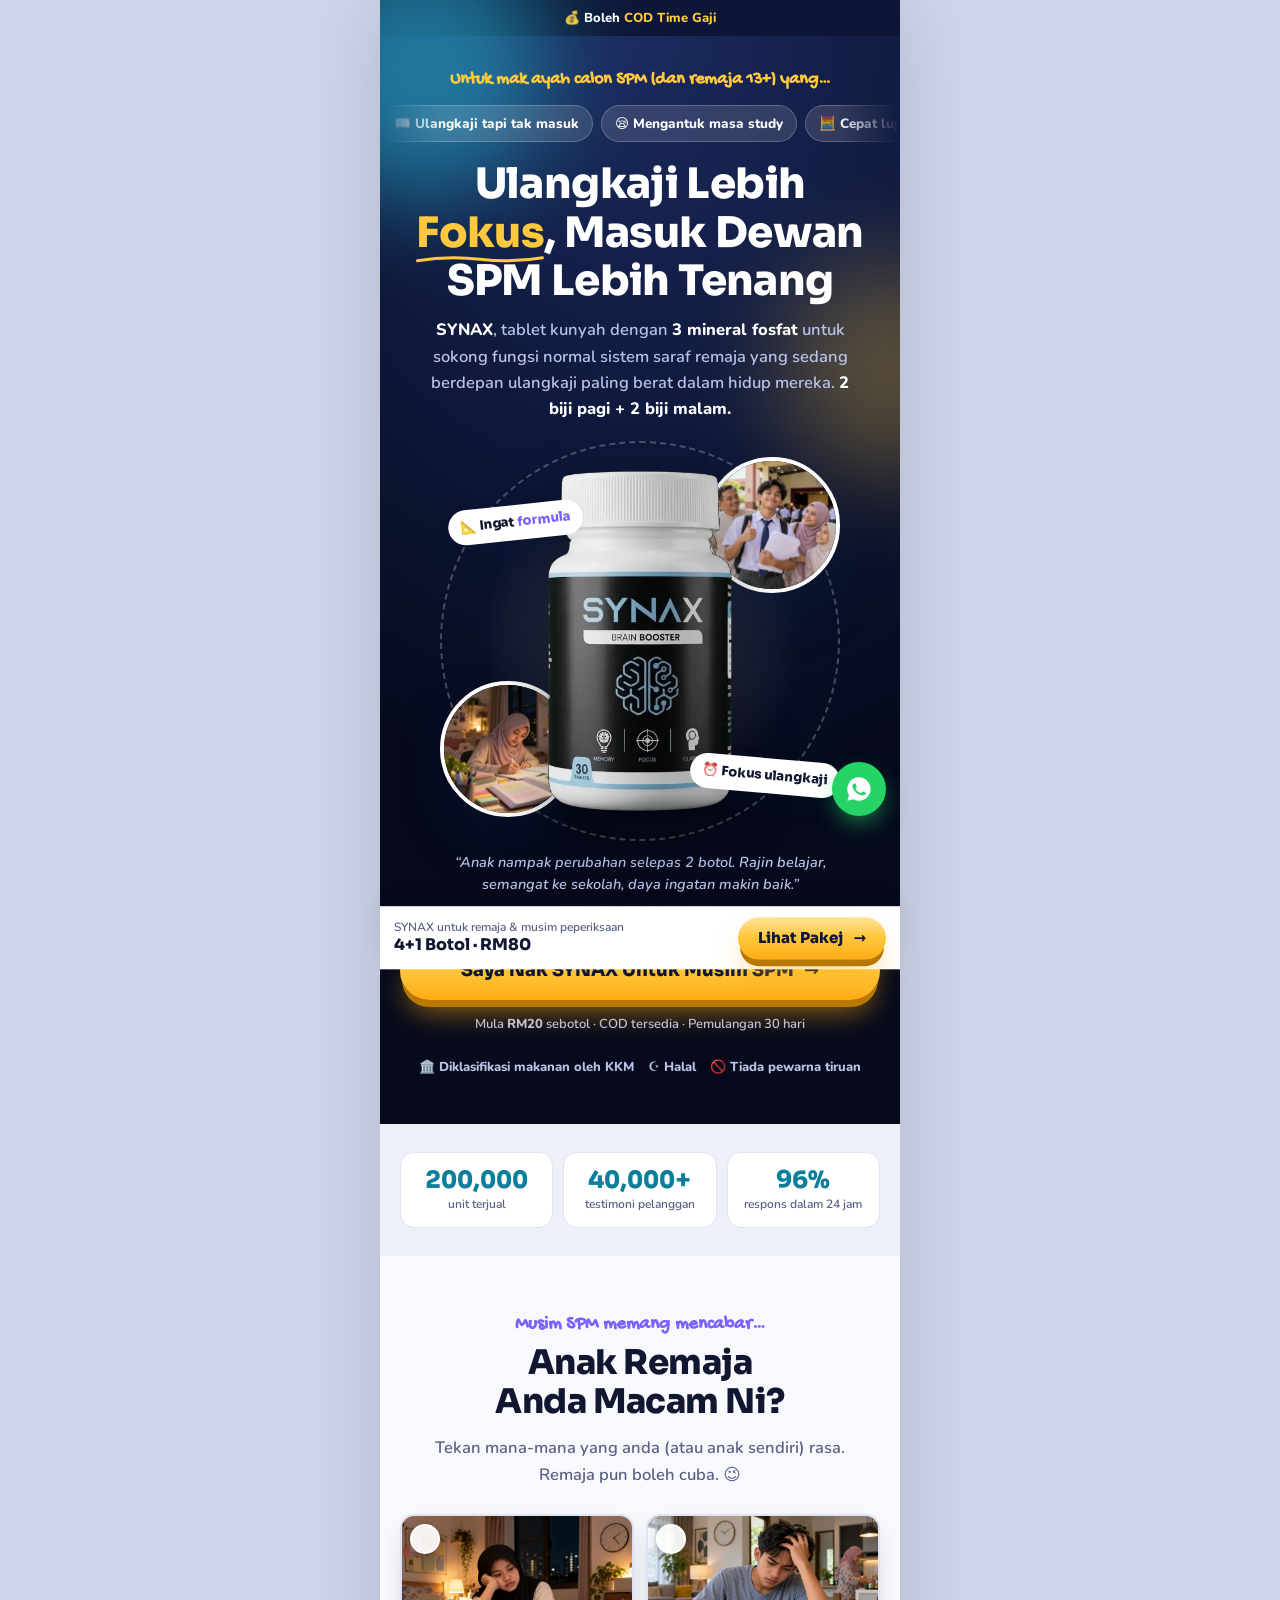
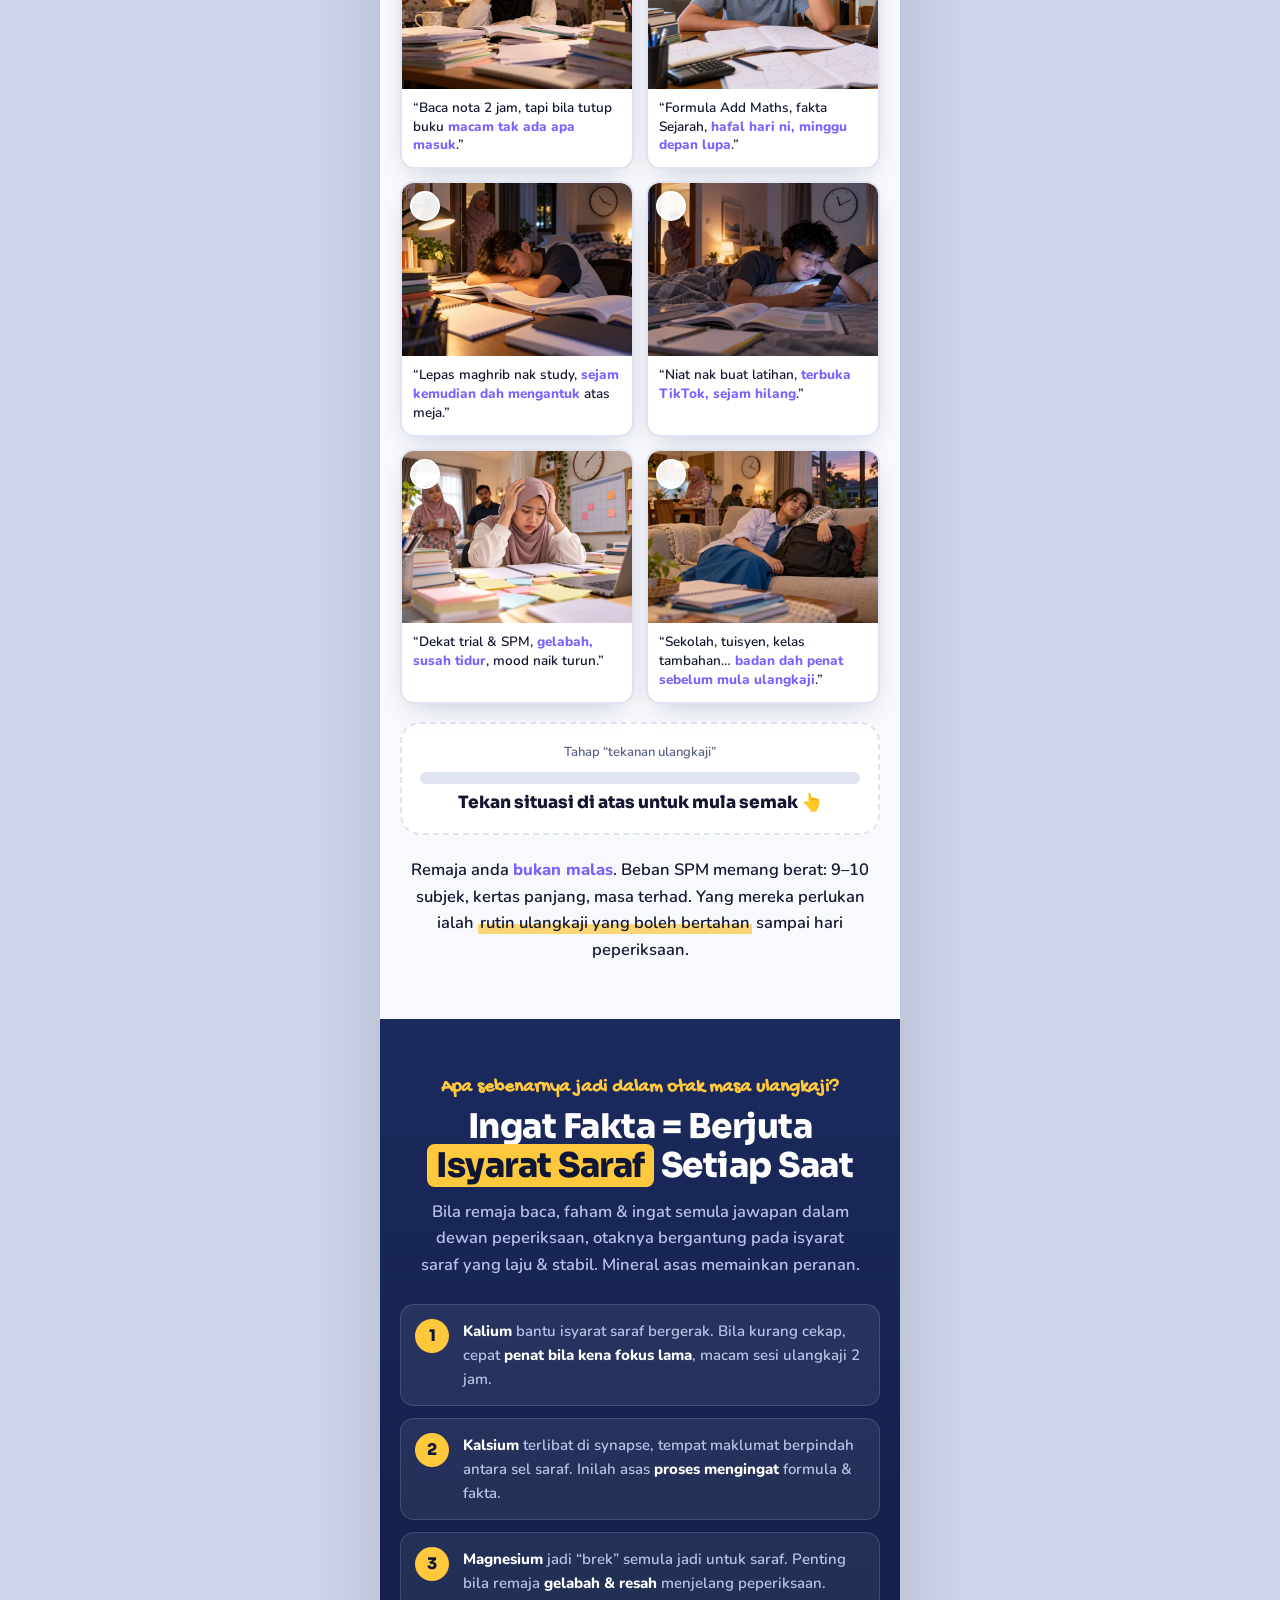
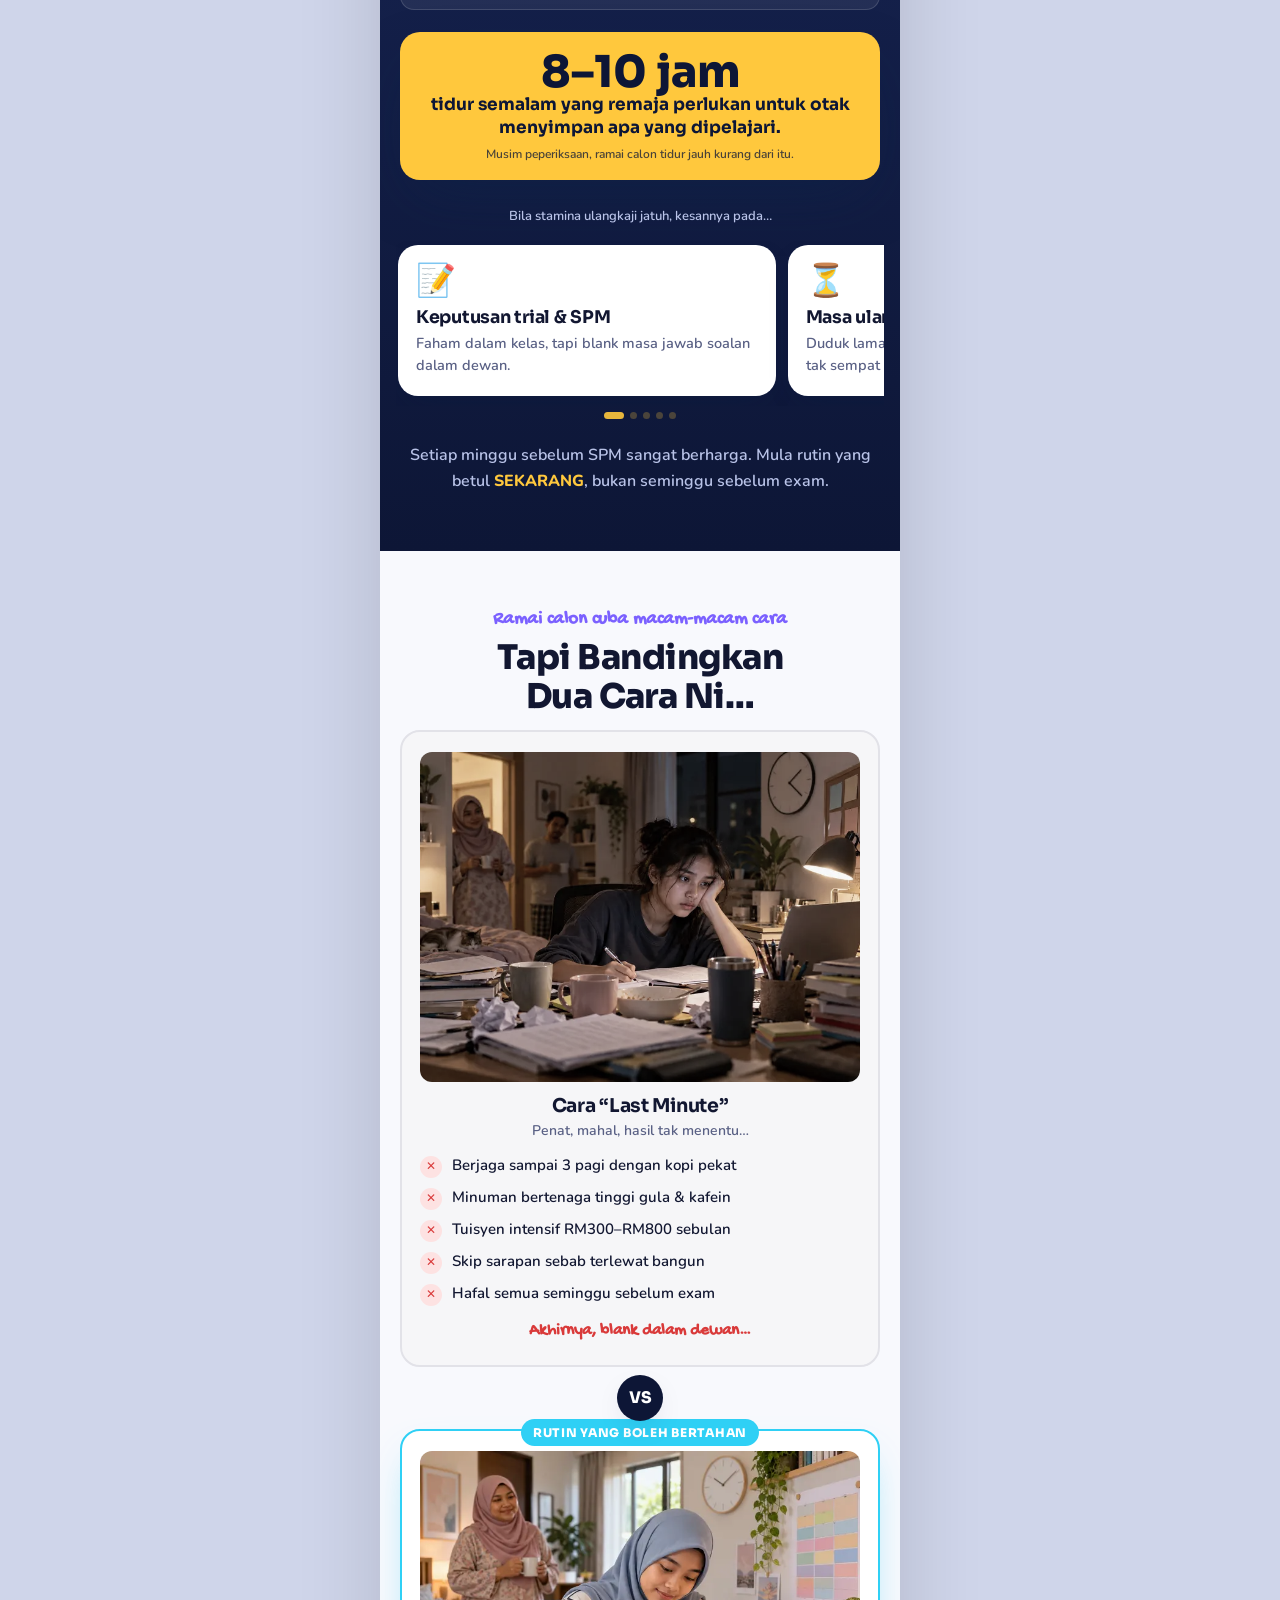
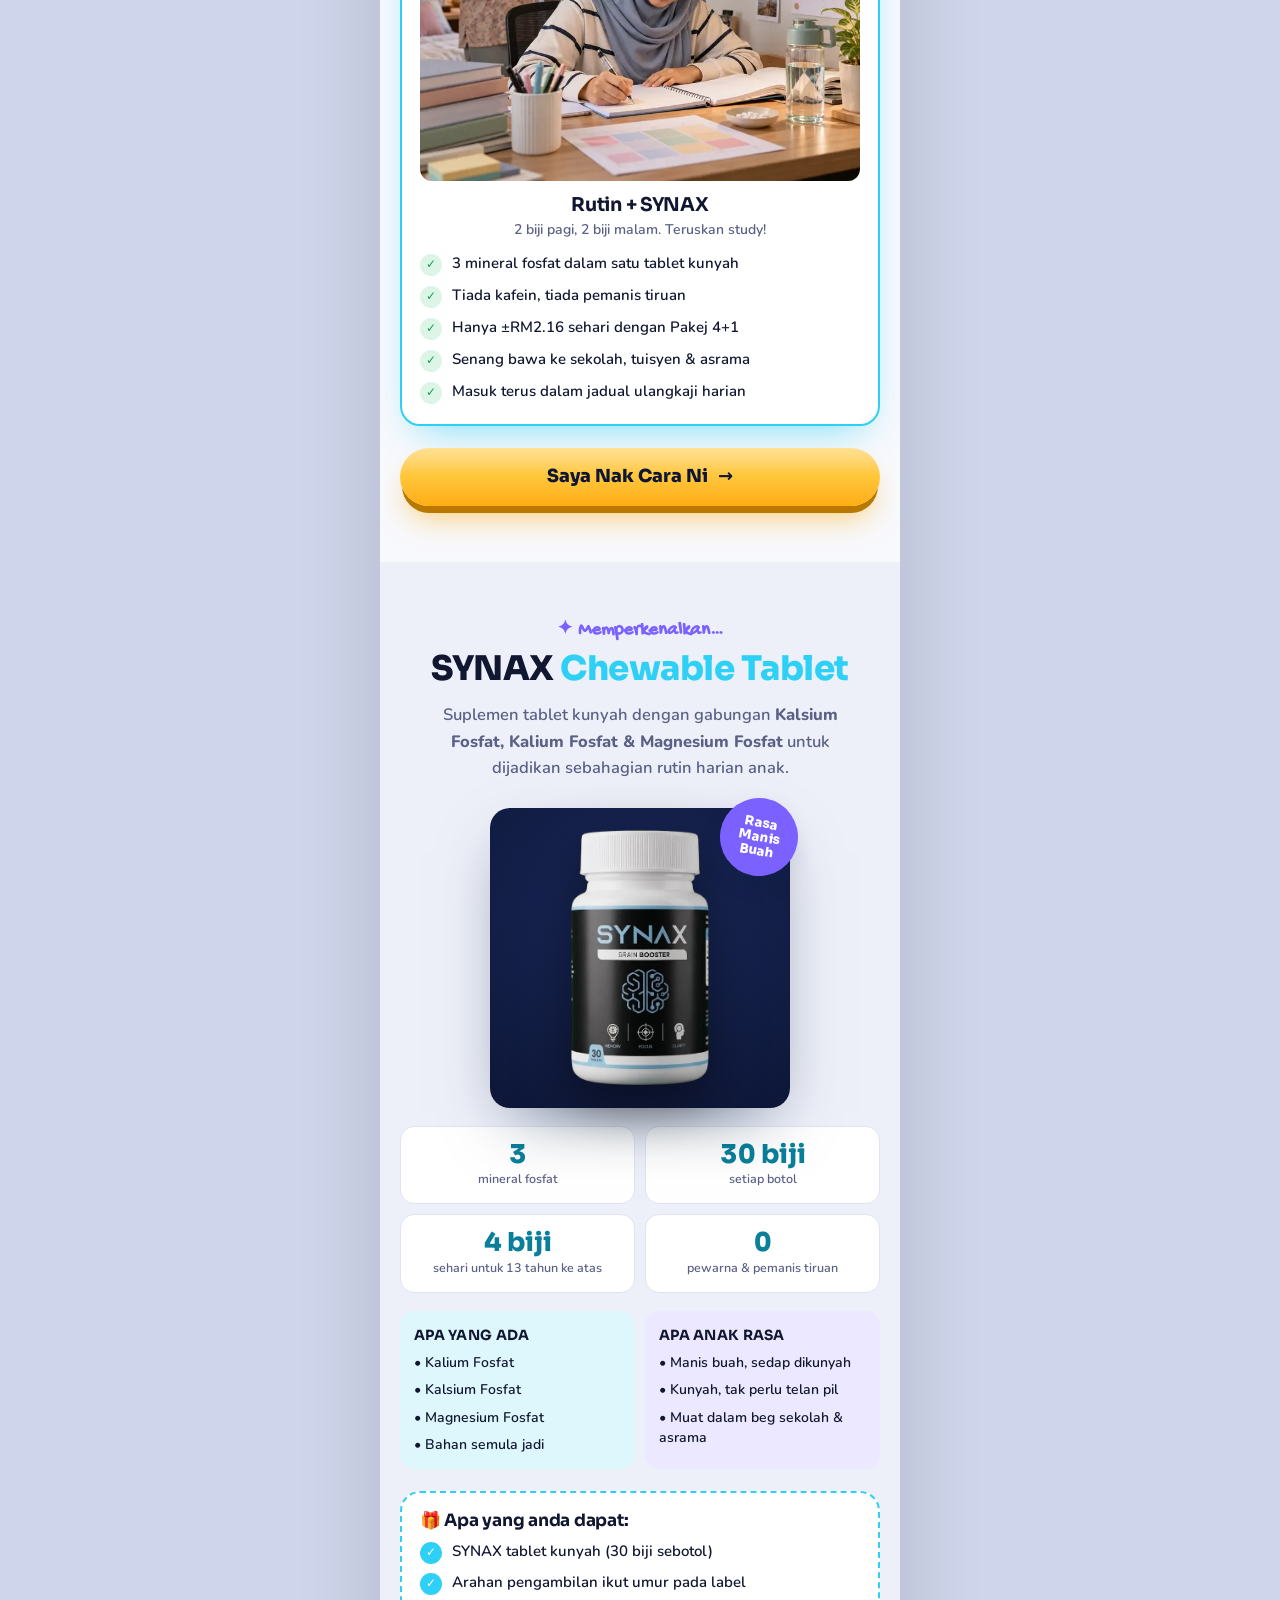
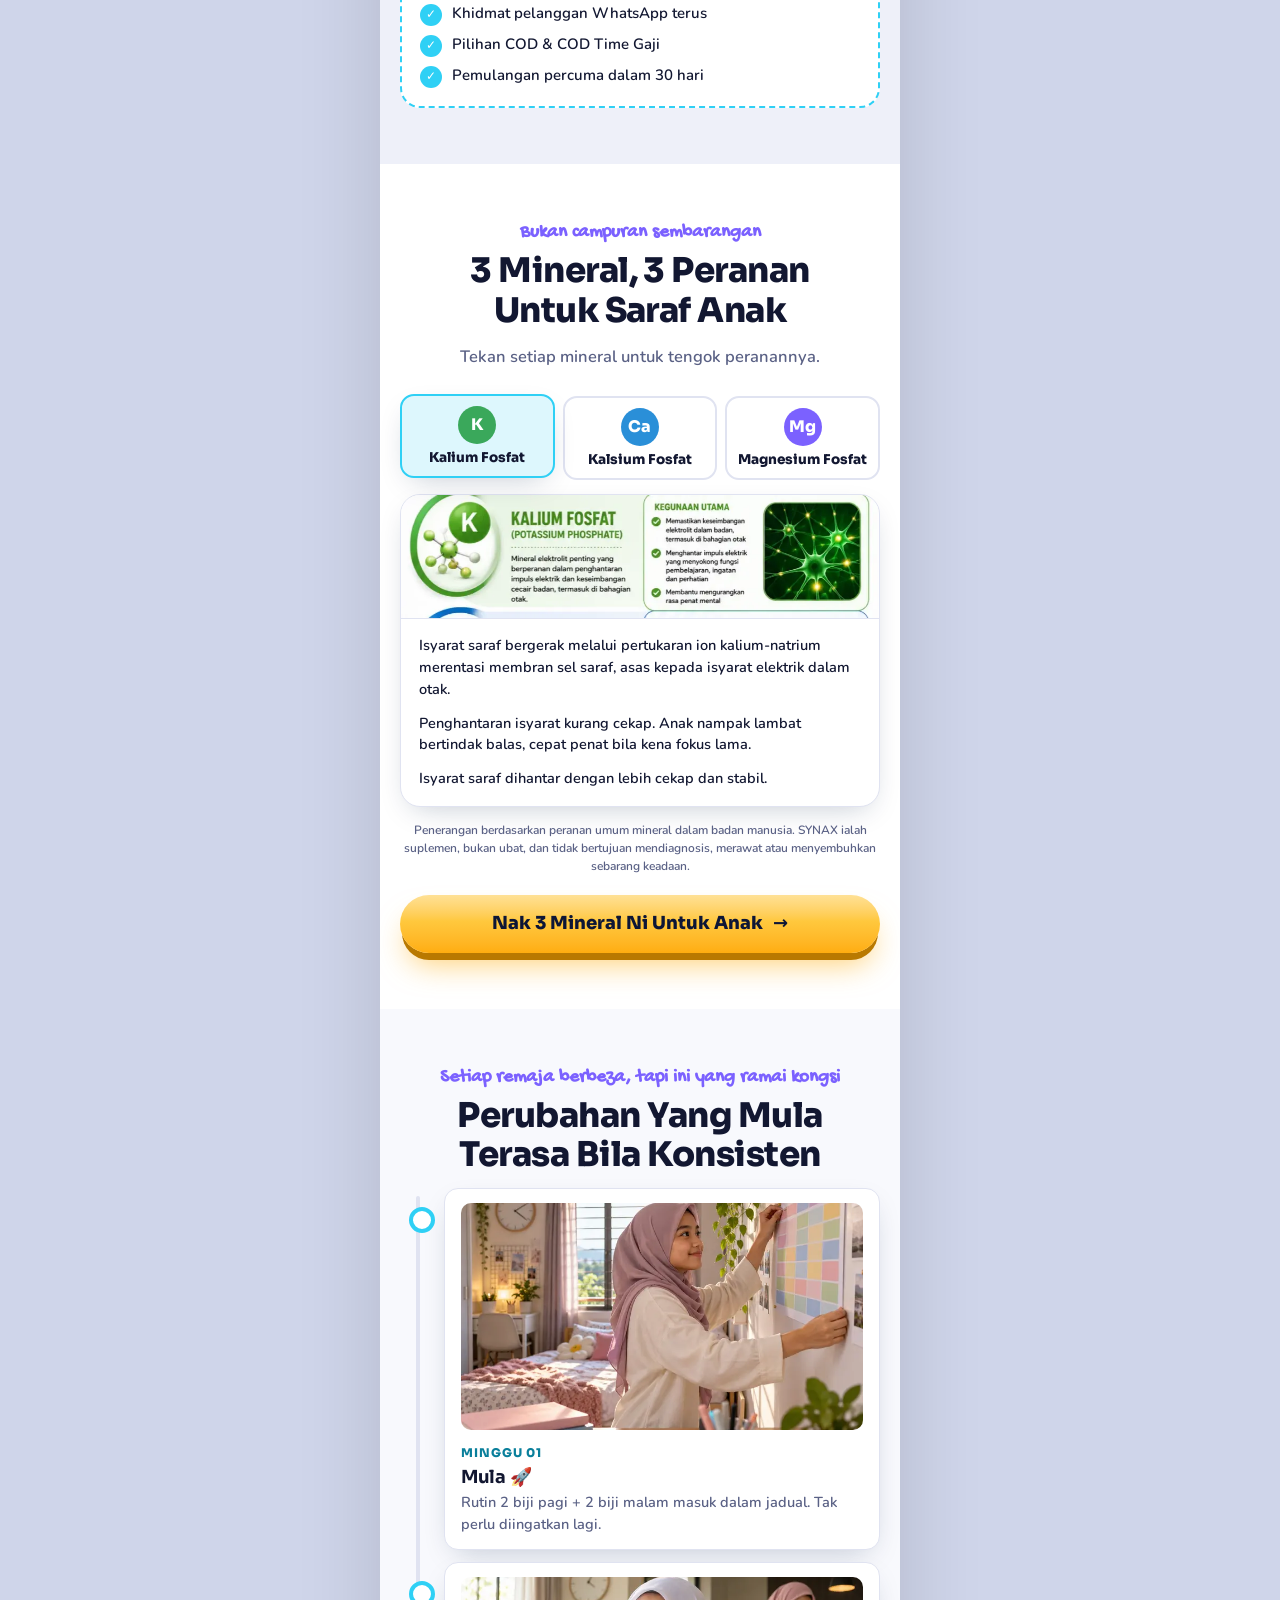
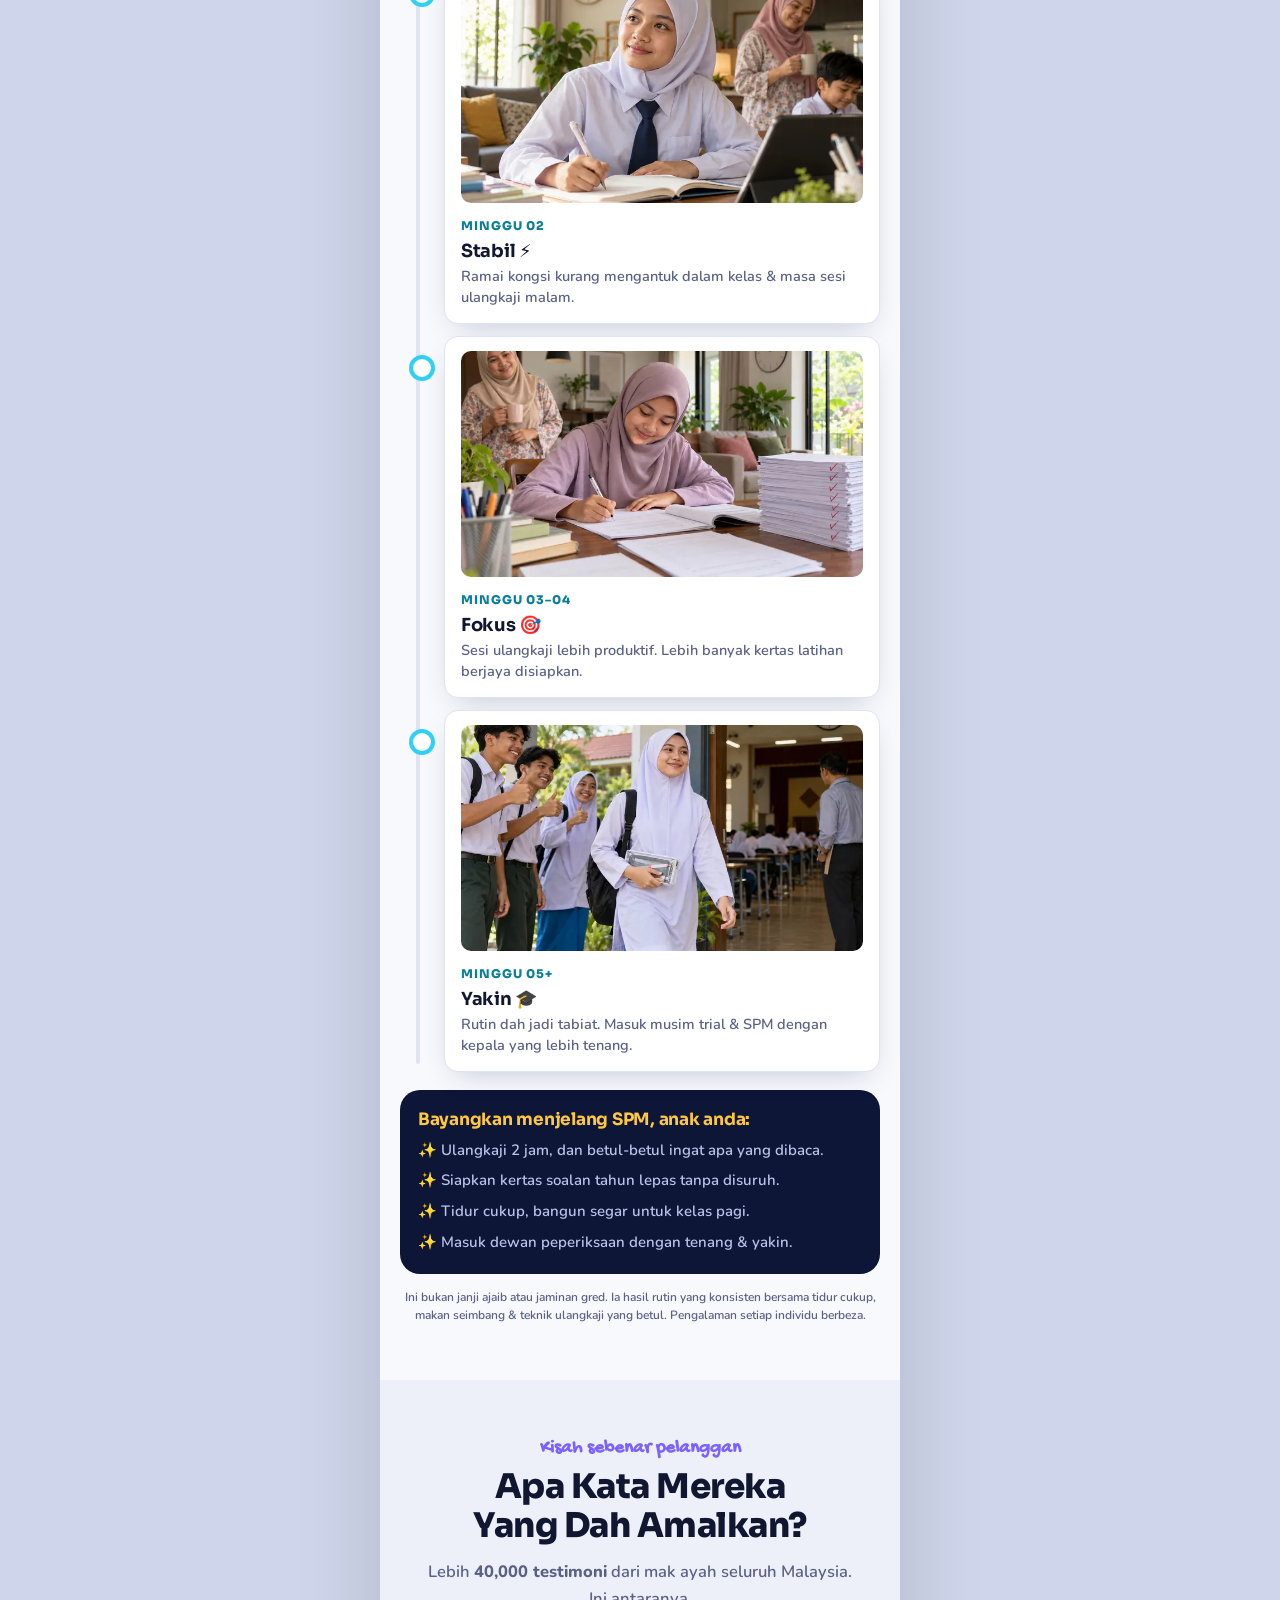
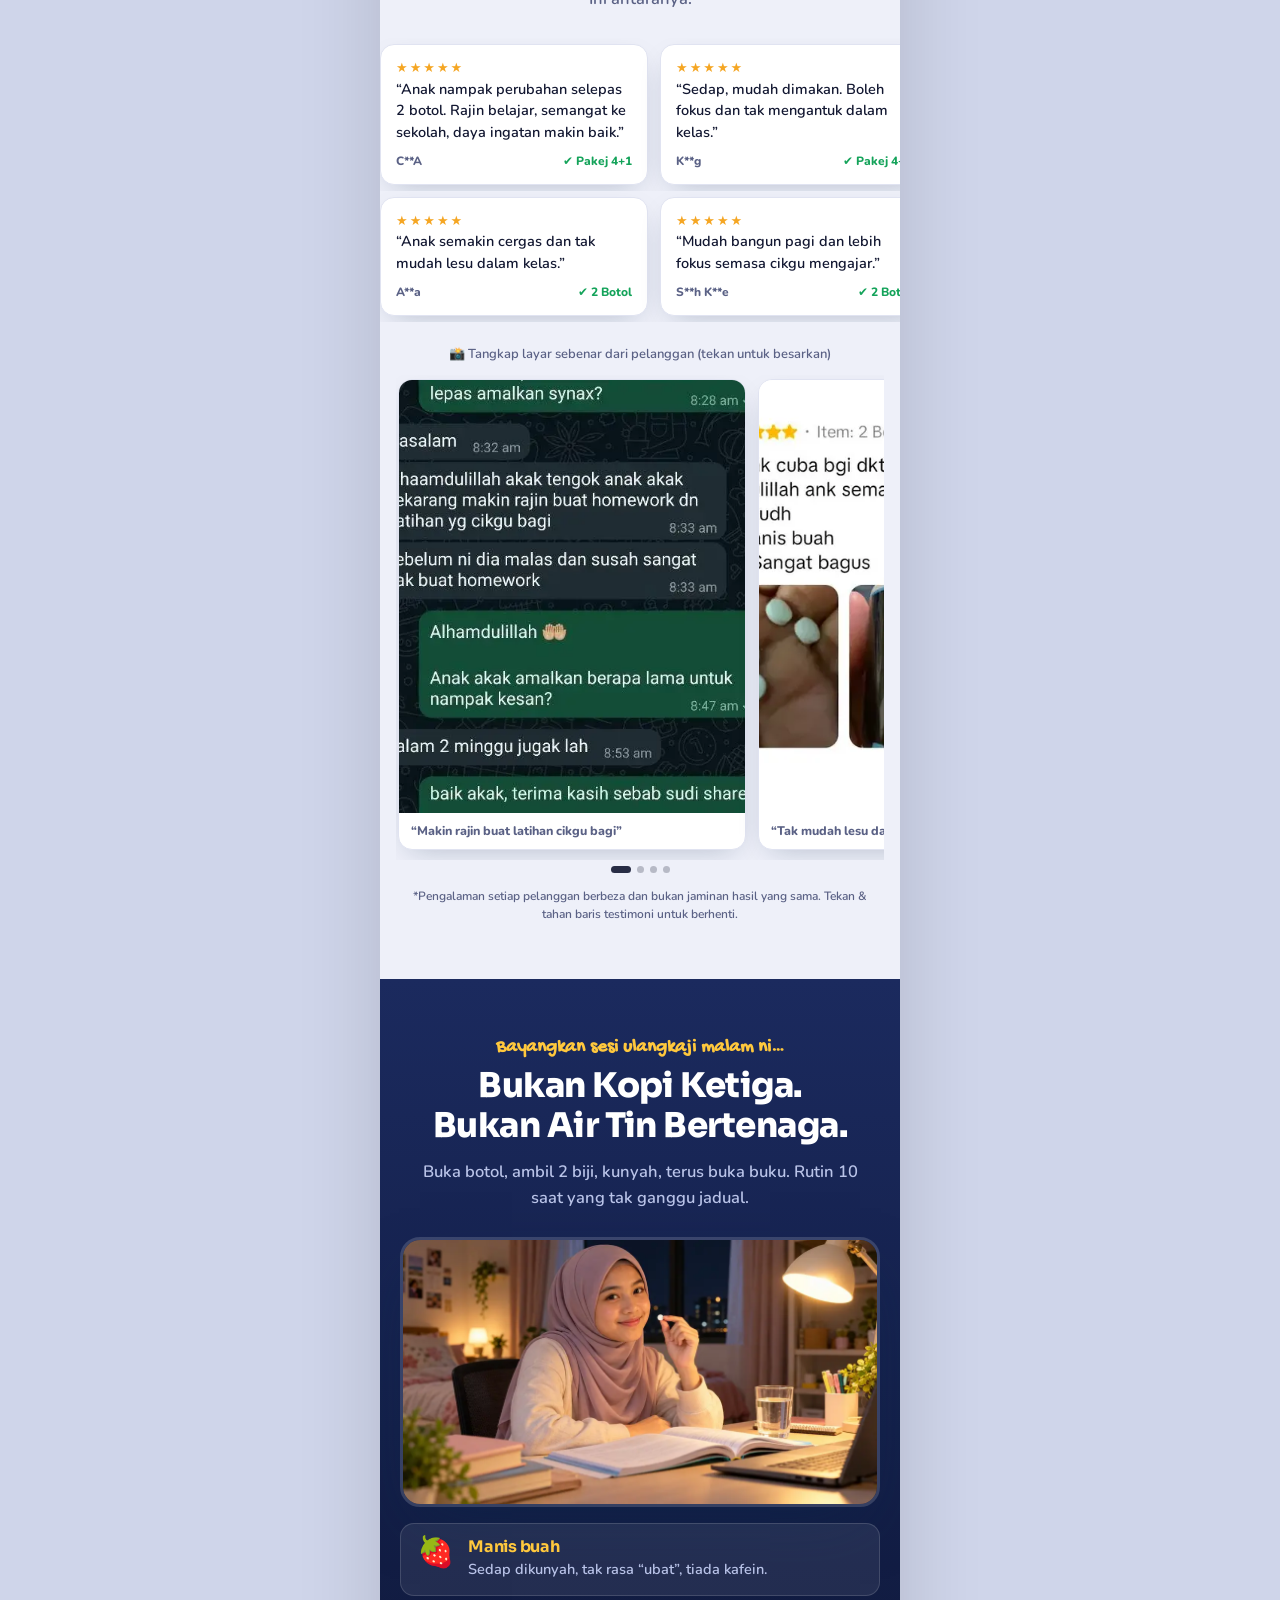
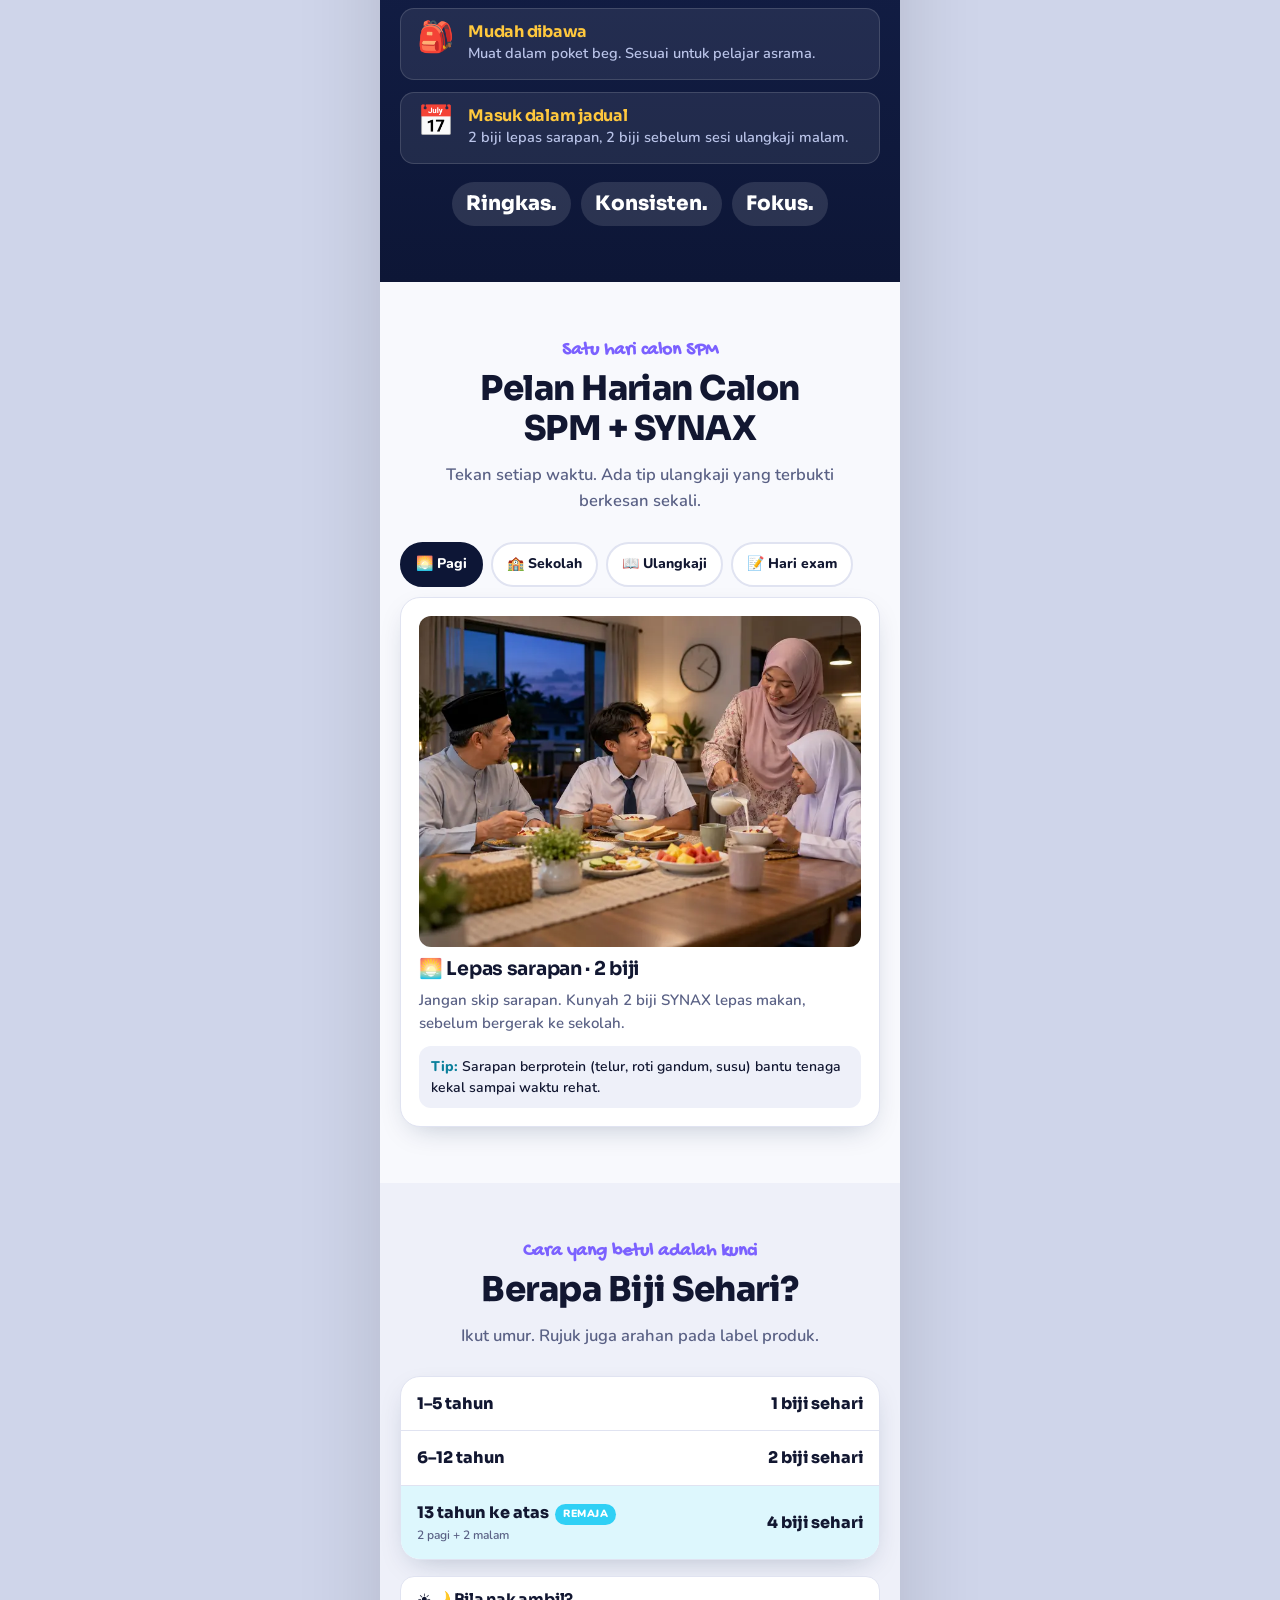
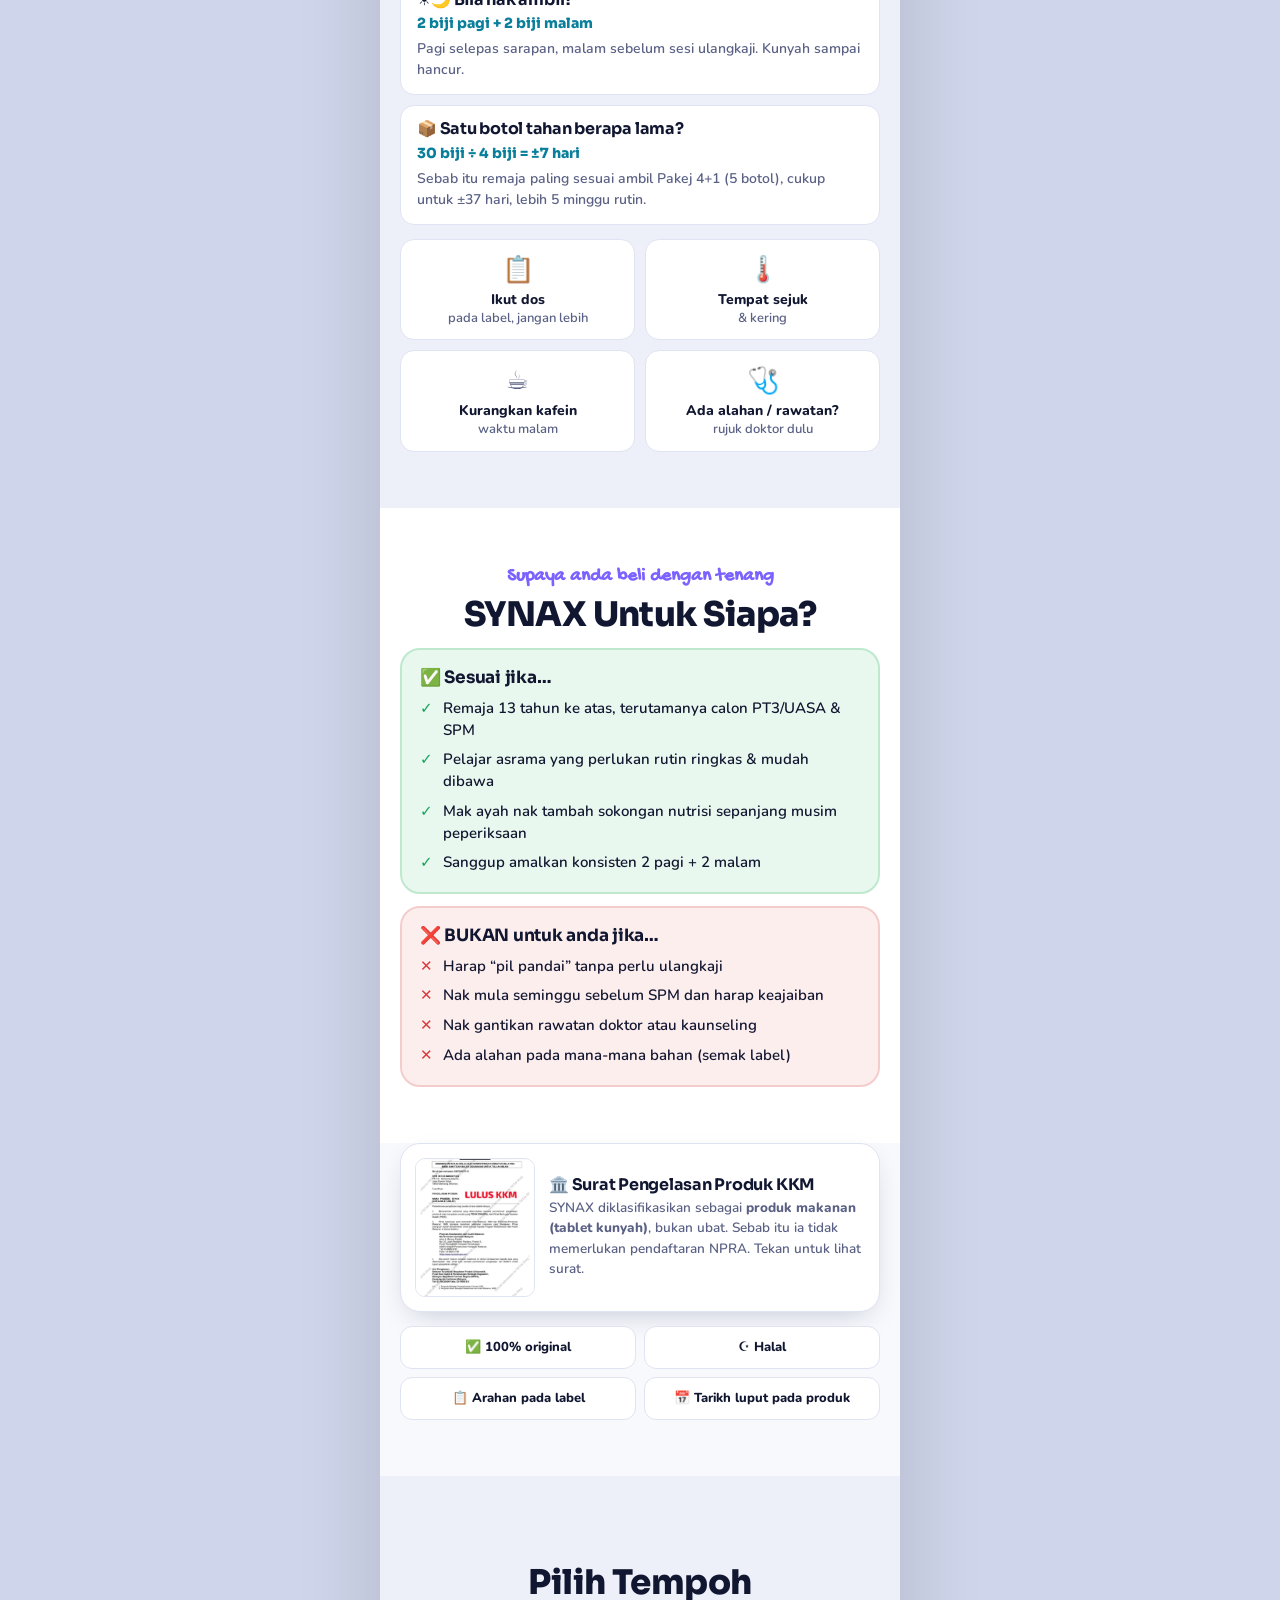
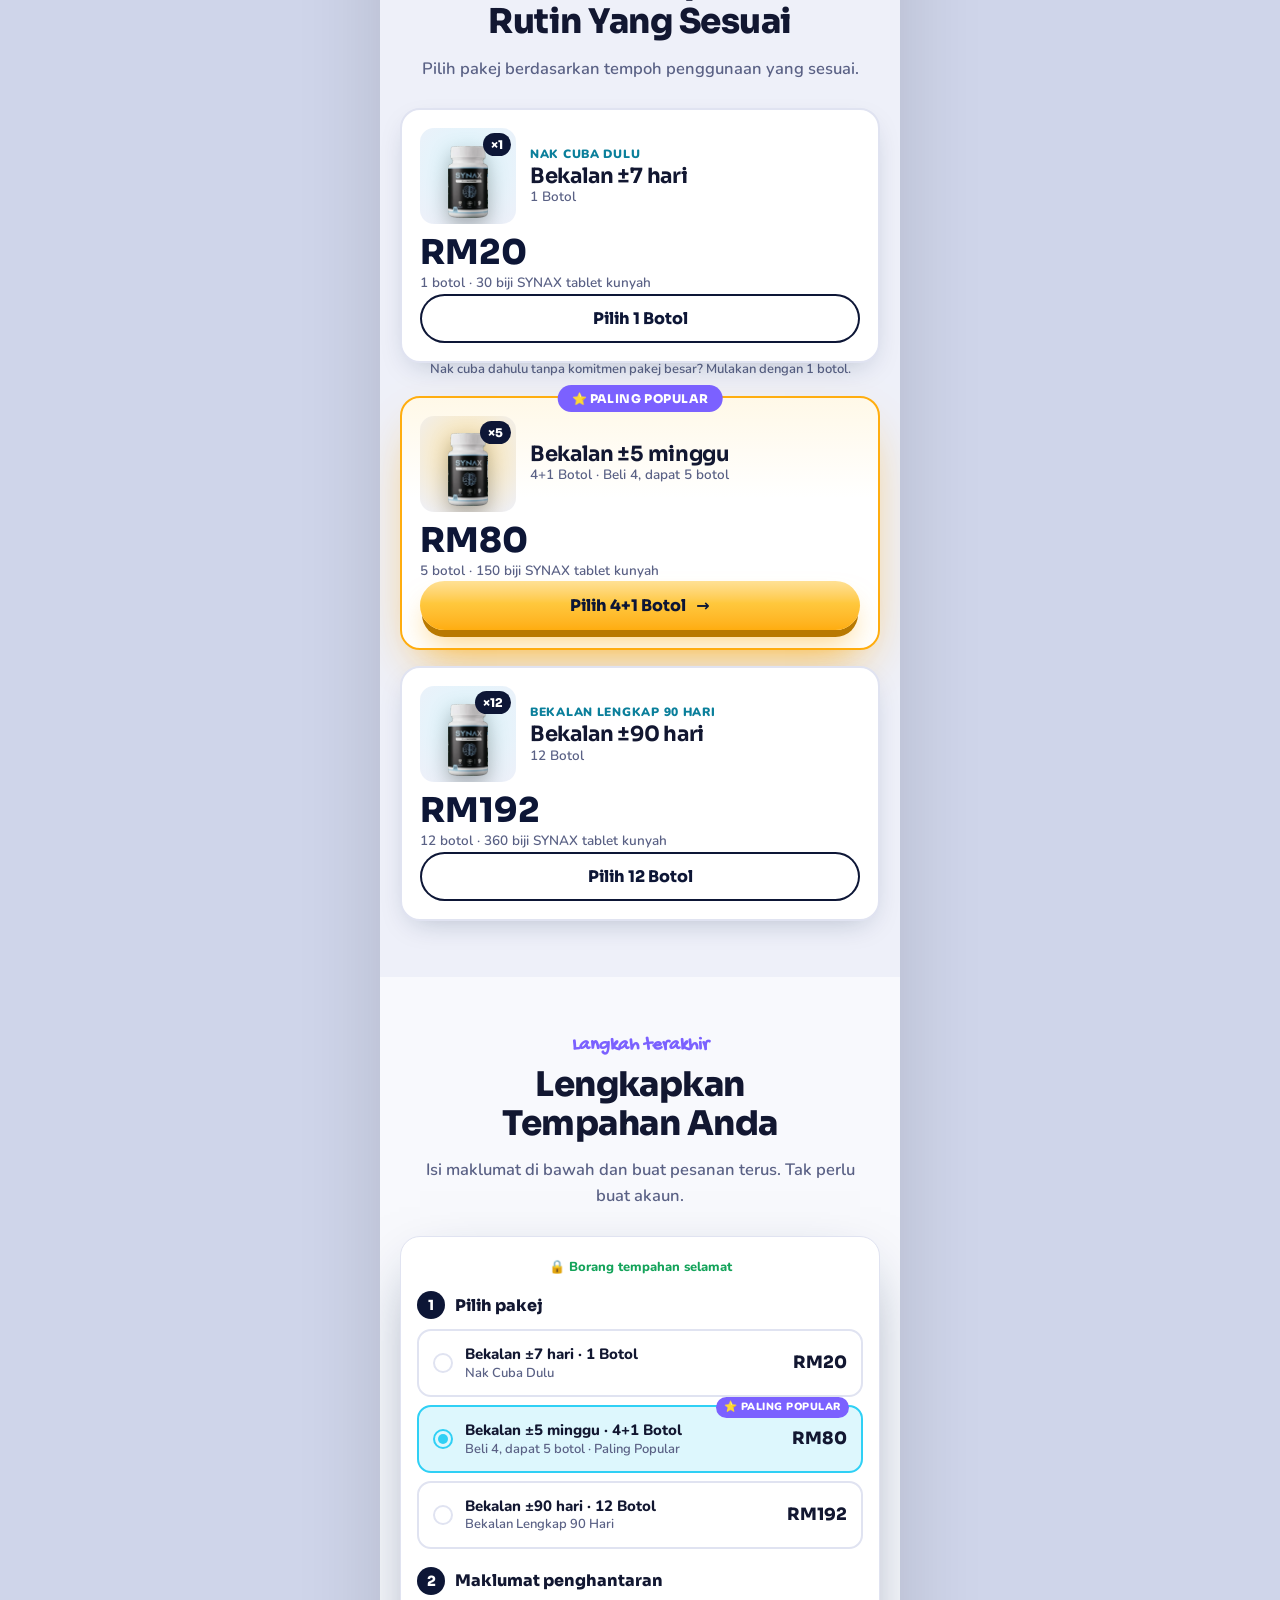
<file: flow/spm.html>
<!doctype html>
<html lang="ms">
<head>
<meta charset="utf-8">
<meta name="viewport" content="width=device-width,initial-scale=1,viewport-fit=cover">
<title>SYNAX untuk Remaja Musim Peperiksaan | Rutin Nutrisi Harian</title>
<meta name="description" content="SYNAX membantu melengkapkan rutin nutrisi harian remaja bersama tidur mencukupi, pemakanan seimbang dan jadual ulang kaji yang konsisten.">
<link rel="canonical" href="https://synaxhq.site/lp/spm">
<meta property="og:type" content="website">
<meta property="og:site_name" content="SYNAX">
<meta property="og:locale" content="ms_MY">
<meta property="og:url" content="https://synaxhq.site/lp/spm">
<meta property="og:title" content="SYNAX untuk Remaja Musim Peperiksaan | Rutin Nutrisi Harian">
<meta property="og:description" content="SYNAX membantu melengkapkan rutin nutrisi harian remaja bersama tidur mencukupi, pemakanan seimbang dan jadual ulang kaji yang konsisten.">
<meta property="og:image" content="https://synaxhq.site/lp/assets/img/og.jpg">
<meta property="og:image:width" content="1200">
<meta property="og:image:height" content="630">
<meta name="twitter:card" content="summary_large_image">
<meta name="twitter:title" content="SYNAX untuk Remaja Musim Peperiksaan | Rutin Nutrisi Harian">
<meta name="twitter:description" content="SYNAX membantu melengkapkan rutin nutrisi harian remaja bersama tidur mencukupi, pemakanan seimbang dan jadual ulang kaji yang konsisten.">
<meta name="twitter:image" content="https://synaxhq.site/lp/assets/img/og.jpg">
<link rel="icon" type="image/svg+xml" href="/favicon.svg">
<link rel="preconnect" href="https://fonts.googleapis.com">
<link rel="preconnect" href="https://fonts.gstatic.com" crossorigin>
<link rel="stylesheet" href="https://fonts.googleapis.com/css2?family=Sora:wght@600;700;800&family=Nunito:wght@600;700;800;900&family=Gochi+Hand&display=swap">
<link rel="stylesheet" href="assets/synax.css?v=flow2">
<link rel="stylesheet" href="assets/lp-clean.css?v=flow2">
<script>
/* Meta Pixel (SYNAX). Not loaded on localhost / staging.* — events are logged to window.__fbqLog instead. */
(function(){var h=location.hostname;
 if(h==='localhost'||h==='127.0.0.1'||h.indexOf('staging.')===0){window.__fbqLog=[];window.fbq=function(){window.__fbqLog.push([].slice.call(arguments))};return}
 !function(f,b,e,v,n,t,s){if(f.fbq)return;n=f.fbq=function(){n.callMethod?n.callMethod.apply(n,arguments):n.queue.push(arguments)};if(!f._fbq)f._fbq=n;n.push=n;n.loaded=!0;n.version='2.0';n.queue=[];t=b.createElement(e);t.async=!0;t.src=v;s=b.getElementsByTagName(e)[0];s.parentNode.insertBefore(t,s)}(window,document,'script','https://connect.facebook.net/en_US/fbevents.js');
 fbq('init','2166010097607359');
})();
</script>
</head>
<body class="t-spm">
<div class="prog" id="prog"></div>
<div class="page">

<!-- TOP BAR -->
<div class="topbar" aria-live="polite">
  <span>💵 <b>COD</b> · Barang sampai baru bayar</span>
  <span>💰 Boleh <b>COD Time Gaji</b></span>
  <span>🚚 Pos seluruh Malaysia · <b>2–3 hari bekerja</b></span>
  <span>🔁 <b>Pemulangan percuma</b> dalam 30 hari</span>
  <span>✅ <b>200,000+ unit</b> terjual</span>
</div>

<!-- HERO -->
<header class="hero">
  <div class="glow a"></div><div class="glow b"></div><div class="glow c"></div>
  <div class="wrap">
    <p class="forwho">Untuk mak ayah calon SPM (dan remaja 13+) yang…</p>
    <div class="chips"><div class="track">
      <span>📖 Ulangkaji tapi tak masuk</span><span>😪 Mengantuk masa study</span><span>🧮 Cepat lupa formula &amp; fakta</span><span>📱 Asyik scroll telefon</span><span>😰 Stres &amp; gelabah dekat exam</span>
    </div></div>
    <h1>Ulangkaji Lebih <span class="u">Fokus<svg viewBox="0 0 200 12" preserveAspectRatio="none" aria-hidden="true"><path d="M2 9 Q 50 2 100 7 T 198 5" fill="none" stroke="#ffc83d" stroke-width="4" stroke-linecap="round"/></svg></span>, Masuk Dewan SPM Lebih Tenang</h1>
    <p class="sub"><b>SYNAX</b>, tablet kunyah dengan <b>3 mineral fosfat</b> untuk sokong fungsi normal sistem saraf remaja yang sedang berdepan ulangkaji paling berat dalam hidup mereka. <b>2 biji pagi + 2 biji malam.</b></p>
    <div class="hero-visual">
      <div class="ring r2"></div><div class="ring"></div>
      <img class="kid k1" src="assets/img/spm/hero-1.webp" alt="Pelajar SPM ulangkaji fokus, lampu meja" width="520" height="520">
      <img class="kid k2" src="assets/img/spm/hero-2.webp" alt="Pelajar lelaki yakin dengan slip/kertas exam" width="520" height="520">
      <img class="bottle" src="assets/img/bottle.webp" alt="Botol SYNAX Brain Booster, 30 tablet" width="325" height="601">
      <span class="tag t1">📐 Ingat <i>formula</i></span>
      <span class="tag t2">⏰ Fokus ulangkaji</span>
    </div>
    <p class="quote">“Anak nampak perubahan selepas 2 botol. Rajin belajar, semangat ke sekolah, daya ingatan makin baik.”<small>C**A · Pakej 4+1 · ★★★★★</small></p>
    <a href="#pakej" class="btn pulse">Saya Nak SYNAX Untuk Musim SPM <span class="arr">→</span></a>
    <span class="btn-sub">Mula <b>RM20</b> sebotol · COD tersedia · Pemulangan 30 hari</span>
    <div class="trust-row"><span>🏛️ Diklasifikasi makanan oleh KKM</span><span>☪️ Halal</span><span>🚫 Tiada pewarna tiruan</span></div>
  </div>
</header>
<!-- STATS -->
<section class="bg-tint" style="padding-block:28px">
  <div class="stats wrap">
    <div class="stat rv"><b data-count="200000">200,000</b><span>unit terjual</span></div>
    <div class="stat rv" style="--d:.1s"><b><span data-count="40000">40,000</span>+</b><span>testimoni pelanggan</span></div>
    <div class="stat rv" style="--d:.2s"><b><span data-count="96">96</span>%</b><span>respons dalam 24 jam</span></div>
  </div>
</section>

<!-- PAIN + SELF CHECK -->
<section class="bg-paper">
  <div class="wrap">
    <p class="eyebrow rv">Musim SPM memang mencabar…</p>
    <h2 class="rv">Anak Remaja Anda Macam Ni?</h2>
    <p class="lead rv">Tekan mana-mana yang anda (atau anak sendiri) rasa. Remaja pun boleh cuba. 😉</p>
    <div class="pains">
      <button type="button" class="pain rv" aria-pressed="false"><img class="" src="assets/img/spm/pain-1.webp" alt="Remaja termenung depan nota bertimbun" width="720" height="540" loading="lazy"><span class="hint">SAYA PUN!</span><span class="x">✓</span><p>“Baca nota 2 jam, tapi bila tutup buku <b>macam tak ada apa masuk</b>.”</p></button>
      <button type="button" class="pain rv" aria-pressed="false"><img class="" src="assets/img/spm/pain-2.webp" alt="Remaja keliru depan formula matematik" width="720" height="540" loading="lazy"><span class="hint">SAYA PUN!</span><span class="x">✓</span><p>“Formula Add Maths, fakta Sejarah, <b>hafal hari ni, minggu depan lupa</b>.”</p></button>
      <button type="button" class="pain rv" aria-pressed="false"><img class="" src="assets/img/spm/pain-3.webp" alt="Remaja tertidur atas buku" width="720" height="540" loading="lazy"><span class="hint">SAYA PUN!</span><span class="x">✓</span><p>“Lepas maghrib nak study, <b>sejam kemudian dah mengantuk</b> atas meja.”</p></button>
      <button type="button" class="pain rv" aria-pressed="false"><img class="" src="assets/img/spm/pain-4.webp" alt="Remaja scroll telefon, buku terbuka diabaikan" width="720" height="540" loading="lazy"><span class="hint">SAYA PUN!</span><span class="x">✓</span><p>“Niat nak buat latihan, <b>terbuka TikTok, sejam hilang</b>.”</p></button>
      <button type="button" class="pain rv" aria-pressed="false"><img class="" src="assets/img/spm/pain-5.webp" alt="Remaja cemas, tangan di kepala" width="720" height="540" loading="lazy"><span class="hint">SAYA PUN!</span><span class="x">✓</span><p>“Dekat trial &amp; SPM, <b>gelabah, susah tidur</b>, mood naik turun.”</p></button>
      <button type="button" class="pain rv" aria-pressed="false"><img class="" src="assets/img/spm/pain-6.webp" alt="Remaja baru balik tuisyen, terduduk penat" width="720" height="540" loading="lazy"><span class="hint">SAYA PUN!</span><span class="x">✓</span><p>“Sekolah, tuisyen, kelas tambahan… <b>badan dah penat sebelum mula ulangkaji</b>.”</p></button>
    </div>
    <div class="meter rv" aria-live="polite">
      <div class="small">Tahap “tekanan ulangkaji”</div>
      <div class="bar"><i id="meterBar"></i></div>
      <div class="mres" id="meterRes"></div>
    </div>
    <p class="heart rv">Remaja anda <b>bukan malas</b>. Beban SPM memang berat: 9–10 subjek, kertas panjang, masa terhad. Yang mereka perlukan ialah <span class="mark">rutin ulangkaji yang boleh bertahan</span> sampai hari peperiksaan.</p>
  </div>
</section>
<!-- EXPLAINER -->
<section class="bg-dark">
  <div class="wrap">
    <p class="eyebrow rv">Apa sebenarnya jadi dalam otak masa ulangkaji?</p>
    <h2 class="rv">Ingat Fakta = Berjuta <span class="hl">Isyarat Saraf</span> Setiap Saat</h2>
    <p class="lead rv">Bila remaja baca, faham &amp; ingat semula jawapan dalam dewan peperiksaan, otaknya bergantung pada isyarat saraf yang laju &amp; stabil. Mineral asas memainkan peranan.</p>
    <div class="steps">
      <div class="step rv rv-l"><span class="n">1</span><p><b>Kalium</b> bantu isyarat saraf bergerak. Bila kurang cekap, cepat <b>penat bila kena fokus lama</b>, macam sesi ulangkaji 2 jam.</p></div>
      <div class="step rv rv-l" style="--d:.1s"><span class="n">2</span><p><b>Kalsium</b> terlibat di synapse, tempat maklumat berpindah antara sel saraf. Inilah asas <b>proses mengingat</b> formula &amp; fakta.</p></div>
      <div class="step rv rv-l" style="--d:.2s"><span class="n">3</span><p><b>Magnesium</b> jadi “brek” semula jadi untuk saraf. Penting bila remaja <b>gelabah &amp; resah</b> menjelang peperiksaan.</p></div>
    </div>
    <div class="fact rv rv-z"><big>8–10 jam</big>tidur semalam yang remaja perlukan untuk otak menyimpan apa yang dipelajari.<small>Musim peperiksaan, ramai calon tidur jauh kurang dari itu.</small></div>
    <p class="small tc rv" style="margin-bottom:14px">Bila stamina ulangkaji jatuh, kesannya pada…</p>
    <div class="carousel" data-carousel="riskDots" data-ms="2800">
      <div class="rcard"><div class="ic">📝</div><h3>Keputusan trial &amp; SPM</h3><p>Faham dalam kelas, tapi blank masa jawab soalan dalam dewan.</p></div>
      <div class="rcard"><div class="ic">⏳</div><h3>Masa ulangkaji</h3><p>Duduk lama depan buku, tapi hasil sedikit. Silibus tak sempat habis.</p></div>
      <div class="rcard"><div class="ic">😵</div><h3>Stres &amp; emosi</h3><p>Rasa tertinggal buat remaja makin cemas, dan cemas buat fokus makin susah.</p></div>
      <div class="rcard"><div class="ic">☕</div><h3>Tabiat tak sihat</h3><p>Kopi pekat &amp; minuman bertenaga untuk berjaga malam, esok pagi lesu dalam kelas.</p></div>
      <div class="rcard"><div class="ic">🎓</div><h3>Pilihan masa depan</h3><p>Keputusan SPM tentukan peluang matrikulasi, asasi, diploma &amp; biasiswa.</p></div>
    </div>
    <div class="dots" id="riskDots"></div>
    <p class="now rv">Setiap minggu sebelum SPM sangat berharga. Mula rutin yang betul <b>SEKARANG</b>, bukan seminggu sebelum exam.</p>
  </div>
</section>
<!-- COMPARE -->
<section class="bg-paper">
  <div class="wrap">
    <p class="eyebrow rv">Ramai calon cuba macam-macam cara</p>
    <h2 class="rv">Tapi Bandingkan Dua Cara Ni…</h2>
    <div class="cmp">
      <div class="cbox bad rv">
        <img class="ph" src="assets/img/spm/cara-biasa.webp" alt="Berjaga 3 pagi dengan kopi" width="720" height="540" loading="lazy">
        <h3>Cara “Last Minute”</h3><p class="s">Penat, mahal, hasil tak menentu…</p>
        <ul>
          <li><i>✕</i>Berjaga sampai 3 pagi dengan kopi pekat</li>
          <li><i>✕</i>Minuman bertenaga tinggi gula &amp; kafein</li>
          <li><i>✕</i>Tuisyen intensif RM300–RM800 sebulan</li>
          <li><i>✕</i>Skip sarapan sebab terlewat bangun</li>
          <li><i>✕</i>Hafal semua seminggu sebelum exam</li>
        </ul>
        <p class="end">Akhirnya, blank dalam dewan…</p>
      </div>
      <div class="vs">VS</div>
      <div class="cbox good rv">
        <span class="ribbon">RUTIN YANG BOLEH BERTAHAN</span>
        <img class="ph" src="assets/img/spm/cara-synax.webp" alt="Meja ulangkaji kemas, jadual, air kosong, tablet kunyah" width="720" height="540" loading="lazy">
        <h3>Rutin + SYNAX</h3><p class="s">2 biji pagi, 2 biji malam. Teruskan study!</p>
        <ul>
          <li><i>✓</i>3 mineral fosfat dalam satu tablet kunyah</li>
          <li><i>✓</i>Tiada kafein, tiada pemanis tiruan</li>
          <li><i>✓</i>Hanya ±RM2.16 sehari dengan Pakej 4+1</li>
          <li><i>✓</i>Senang bawa ke sekolah, tuisyen &amp; asrama</li>
          <li><i>✓</i>Masuk terus dalam jadual ulangkaji harian</li>
        </ul>
      </div>
    </div>
    <div style="margin-top:22px" class="rv"><a href="#pakej" class="btn">Saya Nak Cara Ni <span class="arr">→</span></a></div>
  </div>
</section>
<!-- INTRO -->
<section class="bg-tint">
  <div class="wrap">
    <p class="eyebrow rv">✦ Memperkenalkan…</p>
    <h2 class="rv">SYNAX <span class="brand-c">Chewable Tablet</span></h2>
    <p class="lead rv">Suplemen tablet kunyah dengan gabungan <b>Kalsium Fosfat, Kalium Fosfat &amp; Magnesium Fosfat</b> untuk dijadikan sebahagian rutin harian anak.</p>
    <div class="intro-img rv rv-z"><div class="stage"><img src="assets/img/bottle.webp" alt="Botol SYNAX, 30 tablet kunyah" width="325" height="601" loading="lazy"></div><span class="badge">Rasa Manis Buah</span></div>
    <div class="nums">
      <div class="rv"><b><span data-count="3">3</span></b><span>mineral fosfat</span></div>
      <div class="rv" style="--d:.1s"><b><span data-count="30">30</span> biji</b><span>setiap botol</span></div>
      <div class="rv"><b>4 biji</b><span>sehari untuk 13 tahun ke atas</span></div>
      <div class="rv" style="--d:.1s"><b>0</b><span>pewarna &amp; pemanis tiruan</span></div>
    </div>
    <div class="two rv">
      <div class="a"><h4>APA YANG ADA</h4><ul><li>• Kalium Fosfat</li><li>• Kalsium Fosfat</li><li>• Magnesium Fosfat</li><li>• Bahan semula jadi</li></ul></div>
      <div class="b"><h4>APA ANAK RASA</h4><ul><li>• Manis buah, sedap dikunyah</li><li>• Kunyah, tak perlu telan pil</li><li>• Muat dalam beg sekolah &amp; asrama</li></ul></div>
    </div>
    <div class="get rv">
      <h3>🎁 Apa yang anda dapat:</h3>
      <ul><li>SYNAX tablet kunyah (30 biji sebotol)</li><li>Arahan pengambilan ikut umur pada label</li><li>Khidmat pelanggan WhatsApp terus</li><li>Pilihan COD &amp; COD Time Gaji</li><li>Pemulangan percuma dalam 30 hari</li></ul>
    </div>
  </div>
</section>

<!-- MINERALS -->
<section class="bg-white">
  <div class="wrap">
    <p class="eyebrow rv">Bukan campuran sembarangan</p>
    <h2 class="rv">3 Mineral, 3 Peranan Untuk Saraf Anak</h2>
    <p class="lead rv">Tekan setiap mineral untuk tengok peranannya.</p>
    <div class="mtabs rv" data-tabs="min">
      <button type="button" data-tab="m-k" data-m="k" class="on"><span class="sym">K</span>Kalium Fosfat</button>
      <button type="button" data-tab="m-ca" data-m="ca"><span class="sym">Ca</span>Kalsium Fosfat</button>
      <button type="button" data-tab="m-mg" data-m="mg"><span class="sym">Mg</span>Magnesium Fosfat</button>
    </div>
    <div class="mpane on" id="m-k" data-pane="min"><img src="assets/img/mineral-kalium.webp" alt="Infografik Kalium Fosfat" loading="lazy" width="900" height="300"><div class="body">
      <div class="row r1"><span class="lb">Peranan</span><p>Isyarat saraf bergerak melalui pertukaran ion kalium-natrium merentasi membran sel saraf, asas kepada isyarat elektrik dalam otak.</p></div>
      <div class="row r2"><span class="lb">Bila kurang</span><p>Penghantaran isyarat kurang cekap. Anak nampak lambat bertindak balas, cepat penat bila kena fokus lama.</p></div>
      <div class="row r3"><span class="lb">Bila cukup</span><p>Isyarat saraf dihantar dengan lebih cekap dan stabil.</p></div></div></div>
    <div class="mpane" id="m-ca" data-pane="min"><img src="assets/img/mineral-kalsium.webp" alt="Infografik Kalsium Fosfat" loading="lazy" width="900" height="300"><div class="body">
      <div class="row r1"><span class="lb">Peranan</span><p>Kalsium mencetuskan pelepasan neurotransmitter di synapse, titik pertemuan antara sel saraf, asas kepada proses ingatan.</p></div>
      <div class="row r2"><span class="lb">Bila kurang</span><p>Penyampaian maklumat antara sel saraf kurang lancar. Proses mengingat dan memahami jadi lebih mencabar.</p></div>
      <div class="row r3"><span class="lb">Bila cukup</span><p>Synapse berfungsi dengan lebih baik, menyokong proses pembelajaran dan ingatan.</p></div></div></div>
    <div class="mpane" id="m-mg" data-pane="min"><img src="assets/img/mineral-magnesium.webp" alt="Infografik Magnesium Fosfat" loading="lazy" width="900" height="300"><div class="body">
      <div class="row r1"><span class="lb">Peranan</span><p>Magnesium bantu kawal keterujaan saraf, macam “brek” semula jadi supaya sistem saraf tak terlalu bertindak balas.</p></div>
      <div class="row r2"><span class="lb">Bila kurang</span><p>Saraf lebih mudah “over-reactive”. Anak nampak resah, susah nak tenang untuk fokus.</p></div>
      <div class="row r3"><span class="lb">Bila cukup</span><p>Sistem saraf lebih stabil, membantu anak kekal tenang dan fokus.</p></div></div></div>
    <p class="mnote">Penerangan berdasarkan peranan umum mineral dalam badan manusia. SYNAX ialah suplemen, bukan ubat, dan tidak bertujuan mendiagnosis, merawat atau menyembuhkan sebarang keadaan.</p>
    <div style="margin-top:20px"><a href="#pakej" class="btn">Nak 3 Mineral Ni Untuk Anak <span class="arr">→</span></a></div>
  </div>
</section>

<!-- TIMELINE -->
<section class="bg-paper">
  <div class="wrap">
    <p class="eyebrow rv">Setiap remaja berbeza, tapi ini yang ramai kongsi</p>
    <h2 class="rv">Perubahan Yang Mula Terasa Bila Konsisten</h2>
    <div class="tl" id="tl"><div class="rail"></div><div class="fill" id="tlFill"></div>
      <div class="wk rv"><img class="ph" src="assets/img/spm/minggu-1.webp" alt="Remaja tampal jadual ulangkaji di dinding" width="720" height="540" loading="lazy"><small>MINGGU 01</small><h3>Mula 🚀</h3><p>Rutin 2 biji pagi + 2 biji malam masuk dalam jadual. Tak perlu diingatkan lagi.</p></div>
      <div class="wk rv"><img class="ph" src="assets/img/spm/minggu-2.webp" alt="Remaja segar dalam kelas pagi" width="720" height="540" loading="lazy"><small>MINGGU 02</small><h3>Stabil ⚡</h3><p>Ramai kongsi kurang mengantuk dalam kelas &amp; masa sesi ulangkaji malam.</p></div>
      <div class="wk rv"><img class="ph" src="assets/img/spm/minggu-3.webp" alt="Siapkan kertas soalan tahun lepas" width="720" height="540" loading="lazy"><small>MINGGU 03–04</small><h3>Fokus 🎯</h3><p>Sesi ulangkaji lebih produktif. Lebih banyak kertas latihan berjaya disiapkan.</p></div>
      <div class="wk rv"><img class="ph" src="assets/img/spm/minggu-4.webp" alt="Masuk dewan exam dengan tenang" width="720" height="540" loading="lazy"><small>MINGGU 05+</small><h3>Yakin 🎓</h3><p>Rutin dah jadi tabiat. Masuk musim trial &amp; SPM dengan kepala yang lebih tenang.</p></div>
    </div>
    <div class="imagine rv">
      <h3>Bayangkan menjelang SPM, anak anda:</h3>
      <ul><li>✨ Ulangkaji 2 jam, dan betul-betul ingat apa yang dibaca.</li><li>✨ Siapkan kertas soalan tahun lepas tanpa disuruh.</li><li>✨ Tidur cukup, bangun segar untuk kelas pagi.</li><li>✨ Masuk dewan peperiksaan dengan tenang &amp; yakin.</li></ul>
    </div>
    <p class="disc">Ini bukan janji ajaib atau jaminan gred. Ia hasil rutin yang konsisten bersama tidur cukup, makan seimbang &amp; teknik ulangkaji yang betul. Pengalaman setiap individu berbeza.</p>
  </div>
</section>
<!-- TESTIMONIALS -->
<section class="bg-tint">
  <div class="wrap">
    <p class="eyebrow rv">Kisah sebenar pelanggan</p>
    <h2 class="rv">Apa Kata Mereka Yang Dah Amalkan?</h2>
    <p class="lead rv">Lebih <b>40,000 testimoni</b> dari mak ayah seluruh Malaysia. Ini antaranya.</p>
  </div>
  <div class="tm"><div class="track">
    <div class="tcard"><div class="st">★★★★★</div>“Anak nampak perubahan selepas 2 botol. Rajin belajar, semangat ke sekolah, daya ingatan makin baik.”<div class="who"><span>C**A</span><i>✔ Pakej 4+1</i></div></div>
    <div class="tcard"><div class="st">★★★★★</div>“Sedap, mudah dimakan. Boleh fokus dan tak mengantuk dalam kelas.”<div class="who"><span>K**g</span><i>✔ Pakej 4+1</i></div></div>
    <div class="tcard"><div class="st">★★★★★</div>“Dah 11 botol untuk anak-anak. Rajin solat, bersemangat belajar.”<div class="who"><span>A**h</span><i>✔ Pakej 4+1</i></div></div>
    <div class="tcard"><div class="st">★★★★★</div>“Senang dibawa. Membantu tahap ingatan &amp; fokus anak dalam pelajaran.”<div class="who"><span>N**n</span><i>✔ Pakej 4+1</i></div></div>
  </div></div>
  <div class="tm rev"><div class="track">
    <div class="tcard"><div class="st">★★★★★</div>“Anak semakin cergas dan tak mudah lesu dalam kelas.”<div class="who"><span>A**a</span><i>✔ 2 Botol</i></div></div>
    <div class="tcard"><div class="st">★★★★★</div>“Mudah bangun pagi dan lebih fokus semasa cikgu mengajar.”<div class="who"><span>S**h K**e</span><i>✔ 2 Botol</i></div></div>
    <div class="tcard"><div class="st">★★★★★</div>“Boleh hafal apa cikgu ajar. Bangun pagi okay.”<div class="who"><span>A**</span><i>✔ 1 Botol</i></div></div>
    <div class="tcard"><div class="st">★★★★★</div>“Bagus, nampak perubahan yang baik. Repeat lagi kali kedua.”<div class="who"><span>Pelanggan SYNAX</span><i>✔ Pakej 4+1</i></div></div>
  </div></div>
  <div class="wrap shots">
    <p class="small tc" style="margin-bottom:10px">📸 Tangkap layar sebenar dari pelanggan (tekan untuk besarkan)</p>
    <div class="carousel" data-carousel="shotDots" data-ms="3200">
      <div class="shot"><img src="assets/img/3.webp" alt="Tangkap layar WhatsApp: makin rajin buat latihan yang cikgu bagi" data-zoom loading="lazy"><p>“Makin rajin buat latihan cikgu bagi”</p></div>
      <div class="shot"><img src="assets/img/t4.webp" alt="Ulasan pelanggan A**a" data-zoom loading="lazy"><p>“Tak mudah lesu dalam kelas”</p></div>
      <div class="shot"><img src="assets/img/t2.webp" alt="Ulasan pelanggan S**h K**e" data-zoom loading="lazy"><p>“Cepat fokus bila cikgu mengajar”</p></div>
      <div class="shot"><img src="assets/img/t3.webp" alt="Ulasan pelanggan f**h" data-zoom loading="lazy"><p>“Rajin buat kerja sekolah”</p></div>
    </div>
    <div class="dots" id="shotDots"></div>
    <p class="disc">*Pengalaman setiap pelanggan berbeza dan bukan jaminan hasil yang sama. Tekan &amp; tahan baris testimoni untuk berhenti.</p>
  </div>
</section>
<!-- SENSORY -->
<section class="bg-dark">
  <div class="wrap">
    <p class="eyebrow rv">Bayangkan sesi ulangkaji malam ni…</p>
    <h2 class="rv">Bukan Kopi Ketiga. Bukan Air Tin Bertenaga.</h2>
    <p class="lead rv">Buka botol, ambil 2 biji, kunyah, terus buka buku. Rutin 10 saat yang tak ganggu jadual.</p>
    <img class="sense-ph" src="assets/img/spm/kunyah.webp" alt="Remaja kunyah tablet sebelum buka buku" width="960" height="540" loading="lazy">
    <div class="sense">
      <div class="wave rv rv-l"><span class="e">🍓</span><div><h3>Manis buah</h3><p>Sedap dikunyah, tak rasa “ubat”, tiada kafein.</p></div></div>
      <div class="wave rv rv-l" style="--d:.1s"><span class="e">🎒</span><div><h3>Mudah dibawa</h3><p>Muat dalam poket beg. Sesuai untuk pelajar asrama.</p></div></div>
      <div class="wave rv rv-l" style="--d:.2s"><span class="e">📅</span><div><h3>Masuk dalam jadual</h3><p>2 biji lepas sarapan, 2 biji sebelum sesi ulangkaji malam.</p></div></div>
    </div>
    <div class="triple rv"><span>Ringkas.</span><span>Konsisten.</span><span>Fokus.</span></div>
  </div>
</section>
<!-- SITUATIONS -->
<section class="bg-paper">
  <div class="wrap">
    <p class="eyebrow rv">Satu hari calon SPM</p>
    <h2 class="rv">Pelan Harian Calon SPM + SYNAX</h2>
    <p class="lead rv">Tekan setiap waktu. Ada tip ulangkaji yang terbukti berkesan sekali.</p>
    <div class="tabs rv" data-tabs="day">
      <button type="button" class="on" data-tab="d1">🌅 Pagi</button><button type="button" data-tab="d2">🏫 Sekolah</button><button type="button" data-tab="d3">📖 Ulangkaji</button><button type="button" data-tab="d4">📝 Hari exam</button>
    </div>
    <div class="tabpane on" id="d1" data-pane="day"><img class="ph" src="assets/img/spm/rutin-1.webp" alt="Sarapan sebelum sekolah" width="720" height="540" loading="lazy"><h3>🌅 Lepas sarapan · 2 biji</h3><p>Jangan skip sarapan. Kunyah 2 biji SYNAX lepas makan, sebelum bergerak ke sekolah.</p><div class="tip"><b>Tip:</b> Sarapan berprotein (telur, roti gandum, susu) bantu tenaga kekal sampai waktu rehat.</div></div>
    <div class="tabpane" id="d2" data-pane="day"><img class="ph" src="assets/img/spm/rutin-2.webp" alt="Pelajar bertanya kepada cikgu" width="720" height="540" loading="lazy"><h3>🏫 Waktu sekolah &amp; kelas tambahan</h3><p>Masa paling penting untuk faham konsep. Tanya cikgu terus bila tak faham, jangan simpan untuk malam.</p><div class="tip"><b>Tip:</b> Bawa botol air. Kurang minum air pun boleh buat cepat penat &amp; mengantuk.</div></div>
    <div class="tabpane" id="d3" data-pane="day"><img class="ph" src="assets/img/spm/rutin-3.webp" alt="Pomodoro: timer, telefon di luar" width="720" height="540" loading="lazy"><h3>📖 Ulangkaji malam · 2 biji</h3><p>Kunyah 2 biji SYNAX sebelum mula sesi ulangkaji malam.</p><div class="tip"><b>Tip Pomodoro:</b> 25 minit fokus, 5 minit rehat. Letak telefon di bilik lain. Uji diri dengan soalan, bukan sekadar baca semula nota.</div></div>
    <div class="tabpane" id="d4" data-pane="day"><img class="ph" src="assets/img/spm/rutin-4.webp" alt="Ibu doakan anak sebelum exam" width="720" height="540" loading="lazy"><h3>📝 Hari peperiksaan</h3><p>Teruskan rutin seperti biasa: tidur awal, sarapan, 2 biji SYNAX pagi. Jangan cuba benda baru pada hari exam.</p><div class="tip"><b>Tip:</b> Malam sebelum exam, ulang kaji ringkas &amp; tidur cukup. Otak simpan maklumat masa tidur.</div></div>
  </div>
</section>
<!-- USAGE -->
<section class="bg-tint">
  <div class="wrap">
    <p class="eyebrow rv">Cara yang betul adalah kunci</p>
    <h2 class="rv">Berapa Biji Sehari?</h2>
    <p class="lead rv">Ikut umur. Rujuk juga arahan pada label produk.</p>
    <div class="dose rv">
      <div class="dr"><span><b>1–5 tahun</b></span><b>1 biji sehari</b></div>
      <div class="dr"><span><b>6–12 tahun</b></span><b>2 biji sehari</b></div>
      <div class="dr me"><span><b>13 tahun ke atas</b><span class="you">REMAJA</span><small>2 pagi + 2 malam</small></span><b>4 biji sehari</b></div>
    </div>
    <div class="ucards">
      <div class="ucard rv"><h3>☀️🌙 Bila nak ambil?</h3><p class="d">2 biji pagi + 2 biji malam</p><p>Pagi selepas sarapan, malam sebelum sesi ulangkaji. Kunyah sampai hancur.</p></div>
      <div class="ucard rv"><h3>📦 Satu botol tahan berapa lama?</h3><p class="d">30 biji ÷ 4 biji = ±7 hari</p><p>Sebab itu remaja paling sesuai ambil Pakej 4+1 (5 botol), cukup untuk ±37 hari, lebih 5 minggu rutin.</p></div>
    </div>
    <div class="dont">
      <div class="rv"><span>📋</span><b>Ikut dos</b>pada label, jangan lebih</div>
      <div class="rv"><span>🌡️</span><b>Tempat sejuk</b>&amp; kering</div>
      <div class="rv"><span>☕</span><b>Kurangkan kafein</b>waktu malam</div>
      <div class="rv"><span>🩺</span><b>Ada alahan / rawatan?</b>rujuk doktor dulu</div>
    </div>
  </div>
</section>
<!-- FIT -->
<section class="bg-white">
  <div class="wrap">
    <p class="eyebrow rv">Supaya anda beli dengan tenang</p>
    <h2 class="rv">SYNAX Untuk Siapa?</h2>
    <div class="fit">
      <div class="y rv"><h3>✅ Sesuai jika…</h3><ul><li>Remaja 13 tahun ke atas, terutamanya calon PT3/UASA &amp; SPM</li><li>Pelajar asrama yang perlukan rutin ringkas &amp; mudah dibawa</li><li>Mak ayah nak tambah sokongan nutrisi sepanjang musim peperiksaan</li><li>Sanggup amalkan konsisten 2 pagi + 2 malam</li></ul></div>
      <div class="n rv"><h3>❌ BUKAN untuk anda jika…</h3><ul><li>Harap “pil pandai” tanpa perlu ulangkaji</li><li>Nak mula seminggu sebelum SPM dan harap keajaiban</li><li>Nak gantikan rawatan doktor atau kaunseling</li><li>Ada alahan pada mana-mana bahan (semak label)</li></ul></div>
    </div>
  </div>
</section>
<!-- KKM -->
<section class="bg-paper" style="padding-top:0">
  <div class="wrap">
    <div class="kkm rv"><img src="assets/img/surat-kkm.webp" alt="Surat pengelasan produk SYNAX oleh Kementerian Kesihatan Malaysia" data-zoom loading="lazy" width="600" height="700"><div><h3>🏛️ Surat Pengelasan Produk KKM</h3><p>SYNAX diklasifikasikan sebagai <b>produk makanan (tablet kunyah)</b>, bukan ubat. Sebab itu ia tidak memerlukan pendaftaran NPRA. Tekan untuk lihat surat.</p></div></div>
    <div class="ticks"><span class="rv">✅ 100% original</span><span class="rv">☪️ Halal</span><span class="rv">📋 Arahan pada label</span><span class="rv">📅 Tarikh luput pada produk</span></div>
  </div>
</section>

<!-- PRICING -->
<section class="bg-tint" id="pakej">
  <div class="wrap">
    <p class="eyebrow rv">Jika mahu mencuba rutin ini secara konsisten…</p>
    <h2 class="rv">Pilih Tempoh Rutin Yang Sesuai</h2>
    <p class="lead rv">Pilih pakej berdasarkan tempoh penggunaan yang sesuai.</p>

    <div class="pk rv" data-pkg="b1">
      
      <div class="hd"><div class="thumb"><img src="assets/img/bottle.webp" alt="" width="650" height="1202"><span class="q">×1</span></div><div><p class="nm">Nak Cuba Dulu</p><h3>Bekalan ±7 hari</h3><p class="why">1 Botol</p></div></div>
      <div class="price"><b>RM20</b></div><p class="meta">1 botol · 30 biji SYNAX tablet kunyah</p>
      <a href="#order" class="btn btn-ghost" data-pick="b1">Pilih 1 Botol</a>
    </div>
    <p class="small tc" style="margin:-4px 0 6px">Nak cuba dahulu tanpa komitmen pakej besar? Mulakan dengan 1 botol.</p>
    <div class="pk pop rv" data-pkg="b5">
      <span class="ptop">⭐ PALING POPULAR</span>
      <div class="hd"><div class="thumb"><img src="assets/img/bottle.webp" alt="" width="650" height="1202"><span class="q">×5</span></div><div><h3>Bekalan ±5 minggu</h3><p class="why">4+1 Botol · Beli 4, dapat 5 botol</p></div></div>
      <div class="price"><b>RM80</b></div><p class="meta">5 botol · 150 biji SYNAX tablet kunyah</p>
      <a href="#order" class="btn" data-pick="b5">Pilih 4+1 Botol <span class="arr">→</span></a>
    </div>
    <div class="pk rv" data-pkg="b12">
      
      <div class="hd"><div class="thumb"><img src="assets/img/bottle.webp" alt="" width="650" height="1202"><span class="q">×12</span></div><div><p class="nm">Bekalan Lengkap 90 Hari</p><h3>Bekalan ±90 hari</h3><p class="why">12 Botol</p></div></div>
      <div class="price"><b>RM192</b></div><p class="meta">12 botol · 360 biji SYNAX tablet kunyah</p>
      <a href="#order" class="btn btn-ghost" data-pick="b12">Pilih 12 Botol</a>
    </div>
  </div>
</section>

<!-- ORDER -->
<section class="bg-paper" id="order">
  <div class="wrap">
    <p class="eyebrow rv">Langkah terakhir</p>
    <h2 class="rv">Lengkapkan Tempahan Anda</h2>
    <p class="lead rv">Isi maklumat di bawah dan buat pesanan terus. Tak perlu buat akaun.</p>
    <div class="form">
      <form id="orderForm" novalidate>
        <p class="lock">🔒 Borang tempahan selamat</p>
        <div class="fstep"><span>1</span> Pilih pakej</div>
        <div id="pkgOpts"></div>
        <div class="fstep"><span>2</span> Maklumat penghantaran</div>
        <div class="fld"><label for="fName">Nama penuh</label><input id="fName" autocomplete="name"><p class="err">Sila isi nama anda</p></div>
        <div class="fld"><label for="fPhone">No. telefon (WhatsApp)</label><input id="fPhone" type="tel" inputmode="tel" autocomplete="tel" placeholder="0123456789"><p class="err">Sila isi no. telefon yang sah (cth: 0123456789)</p></div>
        <div class="fld"><label for="fAddr">Alamat penuh</label><textarea id="fAddr" autocomplete="street-address"></textarea><p class="err">Sila isi alamat penghantaran</p></div>
        <div class="row2">
          <div class="fld"><label for="fPc">Poskod</label><input id="fPc" inputmode="numeric" maxlength="5" autocomplete="postal-code"><p class="err">5 digit</p></div>
          <div class="fld"><label for="fCity">Bandar</label><input id="fCity" autocomplete="address-level2"><p class="err">Sila isi bandar</p></div>
        </div>
        <div class="fld"><label for="fState">Negeri</label><select id="fState"><option value="">— Pilih negeri —</option></select><p class="err">Sila pilih negeri</p></div>
        <div class="fstep"><span>3</span> Cara bayaran</div>
        <div class="pays" id="payOpts">
          <label class="opt on"><input type="radio" name="pay" value="cod" checked><span class="rd"></span><span class="t"><b>🚚 COD</b>Bayar tunai bila parcel sampai</span></label>
          <label class="opt"><input type="radio" name="pay" value="gaji"><span class="rd"></span><span class="t"><b>💰 COD Time Gaji</b>Kami hantar dekat dengan tarikh gaji anda</span></label>
          <div class="gaji fld"><label for="fGaji">Hantar pada tarikh (dalam 14 hari)</label><input id="fGaji" type="date"><p class="err">Sila pilih tarikh hantar</p></div>
          <label class="opt"><input type="radio" name="pay" value="online"><span class="rd"></span><span class="t"><b>💳 Online</b>FPX, kad debit/kredit &amp; e-wallet melalui Billplz</span></label>
        </div>
        <div class="summary" id="summary"></div>
        <p class="err-box" id="orderErr" hidden></p>
        <button type="submit" class="btn">🔒 Buat Pesanan</button>
        <p class="privacy">Maklumat anda digunakan untuk memproses dan menghantar pesanan, seperti dalam <a href="/privacy-policy">Dasar Privasi</a> kami. Bayaran online dibuat di laman Billplz yang selamat; untuk COD, anda bayar bila parcel sampai.</p>
      </form>
      <div class="done" id="done" aria-live="polite">
        <div style="font-size:46px">✅</div>
        <h3>Pesanan Diterima</h3>
        <p>Terima kasih. Pesanan anda sudah masuk dalam sistem kami dan kami akan hubungi anda untuk pengesahan.</p>
        <p class="small tc">No. Rujukan: <b id="ref"></b></p>
        <a id="waGo" class="btn btn-wa" href="#" target="_blank" rel="noopener">💬 Sahkan Pesanan via WhatsApp</a>
        <div class="num">WhatsApp kami: <code>011-5308 7474</code></div>
      </div>
    </div>
  </div>
</section>

<!-- COD -->
<section class="bg-tint">
  <div class="wrap">
    <div class="cod rv">
      <div class="ic">🚚</div><small>TAK YAKIN BAYAR ONLINE?</small>
      <h3>Barang Sampai, Baru Bayar (COD)</h3>
      <p>Pilih “COD” semasa isi borang. Bayar tunai terus kepada rider bila SYNAX sampai depan pintu. Hujung bulan? Pilih <b>COD Time Gaji</b>, kami hantar dekat tarikh gaji anda.</p>
      <a href="#order" class="btn btn-ghost">Order Secara COD</a>
    </div>
  </div>
</section>

<!-- GUARANTEE -->
<section class="bg-dark">
  <div class="wrap tc">
    <div class="seal rv rv-z"><div><b>30</b><span>HARI</span></div></div>
    <h2 class="rv">Pemulangan Percuma Dalam 30 Hari</h2>
    <p class="lead rv">Kami nak mak ayah beli dengan hati yang tenang. Hubungi kami jika:</p>
    <div class="gcards">
      <div class="gcard rv"><span class="e">📦</span><div><h3>Botol / tablet rosak</h3><p>Produk sampai dalam keadaan tak elok semasa penghantaran.</p></div></div>
      <div class="gcard rv"><span class="e">🔁</span><div><h3>Produk tidak seperti dipaparkan</h3><p>Yang sampai berbeza dengan SYNAX di halaman ini.</p></div></div>
      <div class="gcard rv"><span class="e">💬</span><div><h3>Ada apa-apa masalah</h3><p>WhatsApp kami. 96% mesej dibalas dalam 24 jam.</p></div></div>
    </div>
  </div>
</section>

<!-- FAQ -->
<section class="bg-paper">
  <div class="wrap">
    <p class="eyebrow rv">FAQ</p>
    <h2 class="rv">Soalan Lazim</h2>
    <div class="qa"><button type="button">Berapa biji untuk remaja 13 tahun ke atas?<i>+</i></button><div class="ans"><div><p>Arahan untuk 13 tahun ke atas ialah 4 biji sehari: 2 biji pagi dan 2 biji malam. Sila ikut arahan pada label produk.</p></div></div></div>
    <div class="qa"><button type="button">Satu botol tahan berapa lama untuk remaja?<i>+</i></button><div class="ans"><div><p>Satu botol ada 30 biji, jadi ±7 hari pada 4 biji sehari. Pakej 4+1 botol cukup untuk ±5 minggu, dan 12 botol untuk ±90 hari.</p></div></div></div>
    <div class="qa"><button type="button">Bila patut mula sebelum SPM?<i>+</i></button><div class="ans"><div><p>Lebih awal lebih baik, supaya ia jadi sebahagian rutin harian sepanjang musim ulangkaji, bukan sesuatu yang baru pada minggu peperiksaan. Ramai mula sebelum peperiksaan percubaan (trial).</p></div></div></div>
    <div class="qa"><button type="button">Ada kafein? Boleh ambil malam?<i>+</i></button><div class="ans"><div><p>Kandungan yang diketengahkan ialah Kalsium Fosfat, Kalium Fosfat dan Magnesium Fosfat. Tiada pewarna atau pemanis tiruan. Arahan untuk remaja memang 2 biji pagi + 2 biji malam. Rujuk label untuk senarai ramuan lengkap.</p></div></div></div>
    <div class="qa"><button type="button">Adakah SYNAX menjamin keputusan SPM yang baik?<i>+</i></button><div class="ans"><div><p>Tidak. SYNAX ialah suplemen dan tidak menjamin sebarang keputusan pembelajaran. Keputusan bergantung pada usaha ulangkaji, teknik belajar, tidur &amp; pemakanan. SYNAX boleh jadi sebahagian rutin harian yang menyokong usaha itu.</p></div></div></div>
    <div class="qa"><button type="button">Boleh hantar terus ke asrama?<i>+</i></button><div class="ans"><div><p>Boleh, tertakluk kepada peraturan asrama. Kebanyakan mak ayah hantar ke rumah dan bekalkan semasa anak balik bermalam. Nyatakan alamat penuh semasa tempahan.</p></div></div></div>
    <div class="qa"><button type="button">Kenapa tiada nombor NPRA?<i>+</i></button><div class="ans"><div><p>SYNAX diklasifikasikan oleh KKM sebagai produk makanan (tablet kunyah), bukan ubat. Produk makanan tidak memerlukan pendaftaran NPRA. Surat pengelasan boleh dilihat di halaman ini.</p></div></div></div>
    <div class="qa"><button type="button">Penghantaran berapa lama?<i>+</i></button><div class="ans"><div><p>Dihantar dari Terengganu ke seluruh Malaysia, biasanya tiba dalam 2–3 hari bekerja. Caj pos RM7 (Semenanjung) atau RM10 (Sabah, Sarawak &amp; Labuan), dikira automatik ikut poskod. COD, COD Time Gaji &amp; bayaran online (Billplz) tersedia.</p></div></div></div>
    <div class="ask rv"><p>Ada soalan lain? WhatsApp kami, kami balas secepat mungkin.</p><a class="btn btn-wa wa-link" href="#" data-msg="Hi, saya nak tanya pasal SYNAX untuk anak remaja / calon SPM.">💬 WhatsApp Kami</a></div>
  </div>
</section>
<!-- PS -->
<section class="bg-tint">
  <div class="wrap ps">
    <p class="rv"><b class="k">P.S.</b> Musim SPM datang sekali seumur hidup. Jangan tunggu minggu terakhir untuk mula rutin yang betul.</p>
    <p class="rv"><b class="k">P.P.S.</b> Pada dos remaja (4 biji sehari), 1 botol cuma ±7 hari. Sebab itu ramai pilih <b>pakej 4+1 botol (RM80)</b>, cukup ±5 minggu. Untuk sepanjang musim peperiksaan, ambil <b>12 botol (±90 hari)</b>. Dilindungi <b>pemulangan percuma dalam 30 hari</b>.</p>
    <p class="rv"><b class="k">P.P.P.S.</b> Tidur cukup, sarapan, ulangkaji dengan teknik yang betul. Tambah satu rutin kecil: 2 biji SYNAX pagi, 2 biji malam. Biar slip keputusan yang bercerita.</p>
    <a href="#pakej" class="btn rv">Pilih Pakej Anda Sekarang <span class="arr">→</span></a>
  </div>
</section>
<footer>
  <img class="logo" src="assets/img/logo.webp" alt="Logo SYNAX" width="200" height="200">
  <p class="co">SYNAX OFFICIAL · ROLE VISION SDN BHD</p>
  <p>No. PT 5173, Tingkat 1, Bangunan Kedai Runcit, Taman D'Lahar, Kampung Gong Kepas, 22000 Kampung Raja, Terengganu</p>
  <p>WhatsApp 011-5308 7474 · Ahad–Khamis, 8am–5pm</p>
  <h4>PENAFIAN</h4>
  <p>SYNAX ialah suplemen makanan dan bukan ubat. Ia tidak bertujuan untuk mendiagnosis, merawat, menyembuh atau mencegah sebarang penyakit. Pengalaman pelanggan adalah individu dan bukan jaminan hasil yang sama. Rujuk label produk untuk kandungan dan arahan penggunaan lengkap. Dapatkan nasihat doktor jika anak sedang menerima rawatan.</p>
  <p style="margin-top:10px"><a href="/privacy-policy">Dasar Privasi / Privacy Policy</a></p>
  <p style="margin-top:10px">© <span data-yr>2026</span> SYNAX. Hak cipta terpelihara.</p>
</footer>
</div>

<div class="sticky" id="sticky"><div class="s1">SYNAX untuk remaja &amp; musim peperiksaan<b id="stickyPrice">4+1 Botol · RM80</b></div><a href="#pakej" class="btn">Lihat Pakej <span class="arr">→</span></a></div>
<a class="fab wa-link" href="#" aria-label="WhatsApp kami" data-msg="Hi, saya nak tanya pasal SYNAX untuk anak remaja / calon SPM."><svg viewBox="0 0 24 24" aria-hidden="true"><path d="M12 2a10 10 0 0 0-8.6 15.1L2 22l5-1.3A10 10 0 1 0 12 2Zm5.3 14.2c-.2.6-1.3 1.2-1.8 1.2-.5.1-1 .2-3.3-.7-2.8-1.1-4.5-3.9-4.7-4.1-.1-.2-1.1-1.5-1.1-2.8 0-1.4.7-2 1-2.3.2-.3.5-.3.7-.3h.5c.2 0 .4 0 .6.5l.8 2c.1.2.1.4 0 .6l-.4.6-.4.4c-.1.2-.3.3-.1.6.2.3.8 1.3 1.7 2.1 1.2 1 2.1 1.4 2.4 1.5.3.2.5.1.7-.1l.9-1.1c.2-.3.4-.2.7-.1l1.9.9c.3.1.5.2.5.3.1.2.1.7-.1 1.3Z"/></svg></a>
<div class="toast" id="toast" role="status"></div>
<div class="lb" id="lb"><img alt="Paparan besar"></div>

<script>
window.FLOW={key:'spm',segment:'spm',label:'remaja (13 tahun ke atas)',perDay:4,defaultPkg:'b5',packages:[{"id": "b1", "qty": 1, "price": 20, "name": "1 Botol", "supply": "±7 hari", "tag": "Nak Cuba Dulu"}, {"id": "b5", "qty": 5, "price": 80, "name": "4+1 Botol", "buy": "Beli 4, dapat 5 botol", "supply": "±5 minggu", "tag": "Paling Popular", "popular": true}, {"id": "b12", "qty": 12, "price": 192, "name": "12 Botol", "supply": "±90 hari", "tag": "Bekalan Lengkap 90 Hari"}],meter:[
 'Tekan situasi di atas untuk mula semak 👆',
 'Tekanan biasa musim peperiksaan.<small>Rutin tidur &amp; ulangkaji yang tersusun boleh bantu ia terkawal.</small>',
 'Tekanan sederhana, sama macam ramai calon lain.<small>Masa yang sesuai untuk susun semula rutin harian.</small>',
 '{n} situasi! Rutin ulangkaji perlukan sokongan sekarang.<small>Jangan tunggu sampai minggu exam. Teruskan baca. 👇</small>']};
</script>
<script src="assets/synax.js?v=flow2"></script>
</body>
</html>
</file>
<file: flow/assets/synax.css>
/* SYNAX sales flow — shared styles.
   Layout: a single phone-width column (max 520px) centred on a tinted desk, sections stacked
   like a long sales letter; each flow sets its own palette + display face on <body>. */
:root{
  color-scheme:light;
  /* defaults = Sekolah Rendah palette; flows override below */
  --hero-1:#123a6b; --hero-2:#0b2547; --hero-3:#06172e;
  --deep:#0b2547; --deep-2:#123a6b;
  --brand:#1fb6ef; --brand-soft:#dff4fd; --brand-ink:#0b6a92;
  --pop:#ff6b4a; --pop-soft:#ffe7e0;
  --sun:#ffcc29; --sun-2:#ffb300; --sun-edge:#c98800;
  --paper:#fbfdff; --tint:#eef6fc; --white:#fff; --desk:#d9e7f2;
  --ink:#10233b; --muted:#56677d; --line:#dde8f1;
  --ok:#14a35a; --bad:#d93a3a; --wa:#25d366;
  --on-dark:#fff; --on-dark-soft:#c4d6ea;
  --r:20px; --r-sm:14px;
  --shadow:0 10px 30px -12px rgba(11,37,71,.28);
  --shadow-lg:0 24px 60px -20px rgba(11,37,71,.5);
  --f-head:'Outfit',system-ui,sans-serif;
  --f-body:'Nunito',system-ui,sans-serif;
  --f-hand:'Gochi Hand','Comic Sans MS',cursive;
  --maxw:520px;
}
/* Prasekolah: sunny playroom — coral, sky and sunshine on cream */
body.t-pra{
  --hero-1:#ff8a5c; --hero-2:#ff6b57; --hero-3:#e8524a;
  --deep:#22305c; --deep-2:#33467f;
  --brand:#24a8e0; --brand-soft:#ddf2fc; --brand-ink:#11719c;
  --pop:#ff6b57; --pop-soft:#ffe6e1;
  --sun:#ffd23f; --sun-2:#ffb703; --sun-edge:#c78a00;
  --paper:#fffaf2; --tint:#fff1df; --desk:#f6dcc4;
  --ink:#2a2140; --muted:#6b6280; --line:#f1e2cf;
  --on-dark-soft:#ffe9df;
  --f-head:'Baloo 2',system-ui,sans-serif;
}
/* SPM: late-night study desk — midnight navy, electric cyan, lamp gold */
body.t-spm{
  --hero-1:#1b2a5e; --hero-2:#0d1636; --hero-3:#060a1c;
  --deep:#0d1636; --deep-2:#1b2a5e;
  --brand:#2fd0f5; --brand-soft:#ddf7fd; --brand-ink:#0a7f9b;
  --pop:#7b61ff; --pop-soft:#ece8ff;
  --sun:#ffc83d; --sun-2:#ffad0f; --sun-edge:#b97900;
  --paper:#f8f9fd; --tint:#eef0f9; --desk:#cfd5ea;
  --ink:#121731; --muted:#5a6185; --line:#e0e3f1;
  --on-dark-soft:#b9c3e8;
  --f-head:'Sora',system-ui,sans-serif;
}

*{box-sizing:border-box;margin:0;padding:0}
html{scroll-behavior:smooth;-webkit-text-size-adjust:100%}
body{font-family:var(--f-body);font-weight:600;color:var(--ink);background:var(--desk);line-height:1.6;font-size:16px;overflow-x:hidden;-webkit-font-smoothing:antialiased}
img{max-width:100%;height:auto;display:block}
button{font:inherit;cursor:pointer;border:0;background:none;color:inherit}
a{color:inherit}
b,strong{font-weight:800}
:focus-visible{outline:3px solid var(--brand);outline-offset:3px;border-radius:8px}
.page{max-width:var(--maxw);margin:0 auto;background:var(--paper);box-shadow:0 0 80px rgba(0,0,0,.14);overflow:hidden;position:relative}
section{padding-block:56px;padding-left:max(20px,env(safe-area-inset-left,0px));padding-right:max(20px,env(safe-area-inset-right,0px));position:relative}
.wrap{position:relative;z-index:1}
.bg-tint{background:var(--tint)} .bg-paper{background:var(--paper)} .bg-white{background:var(--white)}
.bg-dark{background:linear-gradient(180deg,var(--deep-2),var(--deep));color:var(--on-dark)}

/* ---------- type ---------- */
.eyebrow{font-family:var(--f-hand);color:var(--pop);font-size:19px;text-align:center;margin-bottom:6px;line-height:1.35}
.bg-dark .eyebrow{color:var(--sun)}
h1,h2,h3{font-family:var(--f-head);line-height:1.15;letter-spacing:-.015em;text-wrap:balance}
h2{font-size:clamp(26px,7.4vw,34px);font-weight:800;text-align:center;margin-bottom:14px}
h3{font-size:19px;font-weight:700}
.lead{text-align:center;color:var(--muted);font-size:16.5px;margin:0 auto 26px;max-width:440px}
.bg-dark .lead{color:var(--on-dark-soft)}
.hl{background:var(--sun);color:var(--deep);padding:0 .28em;border-radius:.22em;box-decoration-break:clone;-webkit-box-decoration-break:clone}
.mark{background:linear-gradient(transparent 58%,color-mix(in srgb,var(--sun) 70%,transparent) 58%);padding:0 2px}
.tc{text-align:center} .small{font-size:13px;color:var(--muted)} .bg-dark .small{color:var(--on-dark-soft)}
.brand-c{color:var(--brand)} .pop-c{color:var(--pop)}

/* ---------- buttons ---------- */
.btn{position:relative;display:flex;align-items:center;justify-content:center;gap:10px;width:100%;padding:18px 22px;border-radius:999px;font-family:var(--f-head);font-weight:800;font-size:18px;text-decoration:none;color:var(--deep);background:linear-gradient(180deg,color-mix(in srgb,var(--sun) 55%,#fff),var(--sun) 45%,var(--sun-2));box-shadow:0 9px 0 -2px var(--sun-edge),0 18px 30px -8px color-mix(in srgb,var(--sun-2) 60%,transparent);overflow:hidden;transition:transform .15s,box-shadow .15s;-webkit-tap-highlight-color:transparent;text-align:center;line-height:1.2}
.btn:active{transform:translateY(4px);box-shadow:0 5px 0 -2px var(--sun-edge),0 10px 20px -8px color-mix(in srgb,var(--sun-2) 60%,transparent)}
.btn::after{content:"";position:absolute;inset:0;background:linear-gradient(110deg,transparent 30%,rgba(255,255,255,.7) 50%,transparent 70%);transform:translateX(-120%);animation:shine 3.2s infinite}
.btn .arr{display:inline-block;animation:nudge 1.2s infinite}
.btn-sub{display:block;text-align:center;font-size:13px;color:var(--muted);margin-top:14px}
.bg-dark .btn-sub,.hero .btn-sub{color:var(--on-dark-soft)}
.btn-ghost{background:var(--white);color:var(--deep);box-shadow:0 0 0 2px var(--deep) inset}
.btn-ghost::after{display:none}
.btn-wa{background:linear-gradient(180deg,#3ee07d,var(--wa));color:#05361a;box-shadow:0 9px 0 -2px #149a48,0 18px 30px -8px rgba(37,211,102,.55)}
.pulse{animation:pulse 2.2s infinite}

/* ---------- reveal (visible at rest; JS adds .pre only to below-the-fold items) ---------- */
.rv{transition:opacity .7s cubic-bezier(.2,.7,.2,1),transform .7s cubic-bezier(.2,.7,.2,1);transition-delay:var(--d,0s)}
.rv.pre{opacity:0;transform:translateY(26px)}
.rv.pre.rv-l{transform:translateX(-30px)} .rv.pre.rv-r{transform:translateX(30px)} .rv.pre.rv-z{transform:scale(.9)}

/* ---------- progress + top bar ---------- */
.prog{position:fixed;top:0;left:0;height:3px;background:linear-gradient(90deg,var(--brand),var(--sun));z-index:60;width:0}
.topbar{background:var(--deep);color:var(--on-dark);font-size:13px;font-weight:800;text-align:center;padding:8px 12px;height:36px;overflow:hidden}
.topbar span{display:none;white-space:nowrap}
.topbar span.on{display:block;animation:fadeUp .5s}
.topbar b{color:var(--sun)}

/* ---------- hero ---------- */
.hero{background:radial-gradient(120% 70% at 50% 0%,var(--hero-1),var(--hero-2) 60%,var(--hero-3));color:var(--on-dark);padding-top:30px;padding-bottom:46px;text-align:center;overflow:hidden}
.glow{position:absolute;border-radius:50%;filter:blur(50px);opacity:.5;pointer-events:none}
.glow.a{width:260px;height:260px;background:var(--brand);top:-60px;left:-90px;animation:drift 9s ease-in-out infinite}
.glow.b{width:220px;height:220px;background:var(--sun);top:260px;right:-100px;opacity:.3;animation:drift 11s ease-in-out infinite reverse}
.glow.c{width:200px;height:200px;background:var(--pop);bottom:40px;left:-80px;opacity:.3;animation:drift 10s ease-in-out infinite}
.t-pra .glow.a{background:var(--sun);opacity:.45} .t-pra .glow.c{background:var(--brand)}
.hero .forwho{font-family:var(--f-hand);font-size:18px;color:var(--sun);margin-bottom:10px}
.t-pra .hero .forwho{color:var(--deep)}
.chips{overflow:hidden;margin:0 calc(-1 * max(20px,env(safe-area-inset-left,0px))) 18px;mask-image:linear-gradient(90deg,transparent,#000 12%,#000 88%,transparent);-webkit-mask-image:linear-gradient(90deg,transparent,#000 12%,#000 88%,transparent)}
.chips .track{display:flex;gap:8px;width:max-content;animation:marq 26s linear infinite}
.chips span{white-space:nowrap;font-size:13.5px;font-weight:800;padding:7px 13px;border-radius:999px;background:rgba(255,255,255,.13);border:1px solid rgba(255,255,255,.22)}
.t-pra .chips span{background:rgba(255,255,255,.22);border-color:rgba(255,255,255,.4)}
.hero h1{font-size:clamp(31px,8.8vw,42px);font-weight:800;margin-bottom:12px}
.t-pra .hero h1{font-size:clamp(33px,9.4vw,45px);line-height:1.14}
.hero h1 .u{color:var(--sun);position:relative;white-space:nowrap}
.t-pra .hero h1 .u{color:var(--deep)}
.hero h1 .u svg{position:absolute;left:0;right:0;bottom:-4px;width:100%;height:9px}
.hero .sub{color:var(--on-dark-soft);font-size:16.5px;max-width:430px;margin:0 auto 6px}
.t-pra .hero .sub{color:#fff}
.hero .sub b{color:#fff}
.hero-visual{position:relative;margin:18px auto 10px;max-width:400px;aspect-ratio:1/1}
.hero-visual .ring{position:absolute;inset:8%;border-radius:50%;background:radial-gradient(circle,rgba(255,255,255,.22),rgba(255,255,255,0) 68%);animation:breathe 4s ease-in-out infinite}
.hero-visual .ring.r2{inset:0;border:2px dashed rgba(255,255,255,.25);background:none;animation:spin 40s linear infinite}
.hero-visual .bottle{position:absolute;left:50%;top:50%;width:46%;transform:translate(-50%,-50%);filter:drop-shadow(0 24px 30px rgba(0,0,0,.45));animation:float 5s ease-in-out infinite}
.hero-visual .kid{position:absolute;width:34%;aspect-ratio:1/1;border-radius:50%;overflow:hidden;border:4px solid #fff;box-shadow:var(--shadow-lg);object-fit:cover}
.hero-visual .kid.k1{left:0;bottom:6%;animation:bob 6s ease-in-out infinite}
.hero-visual .kid.k2{right:0;top:4%;animation:bob 7s ease-in-out infinite reverse}
.hero-visual .tag{position:absolute;background:#fff;color:var(--ink);font-family:var(--f-head);font-weight:800;font-size:13px;padding:7px 12px;border-radius:999px;box-shadow:var(--shadow);white-space:nowrap}
.hero-visual .tag.t1{left:2%;top:16%;transform:rotate(-6deg)}
.hero-visual .tag.t2{right:0;bottom:12%;transform:rotate(5deg)}
.hero-visual .tag i{font-style:normal;color:var(--pop)}
.quote{font-size:14.5px;font-style:italic;color:var(--on-dark-soft);max-width:400px;margin:4px auto 22px;line-height:1.55}
.t-pra .quote{color:#fff}
.quote small{display:block;font-style:normal;font-weight:800;font-size:12px;margin-top:6px;opacity:.85}
.trust-row{display:flex;flex-wrap:wrap;justify-content:center;gap:8px 14px;margin-top:22px;font-size:13px;font-weight:800;color:var(--on-dark-soft)}
.t-pra .trust-row{color:#fff}

/* ---------- stats band ---------- */
.stats{display:grid;grid-template-columns:repeat(3,1fr);gap:10px}
.stat{background:var(--white);border:1px solid var(--line);border-radius:var(--r-sm);padding:14px 6px;text-align:center}
.stat b{display:block;font-family:var(--f-head);font-size:24px;color:var(--brand-ink);line-height:1.1;font-variant-numeric:tabular-nums}
.stat>span{font-size:12px;color:var(--muted);line-height:1.3;display:block;margin-top:4px}

/* ---------- pain list ---------- */
.pains{display:grid;grid-template-columns:1fr 1fr;gap:12px;margin-top:6px}
.pain{position:relative;display:flex;flex-direction:column;background:var(--white);border:2px solid var(--line);border-radius:var(--r-sm);overflow:hidden;box-shadow:var(--shadow);cursor:pointer;transition:border-color .2s,background .2s,transform .15s;-webkit-tap-highlight-color:transparent;text-align:left;width:100%;padding:0}
.pain:active{transform:scale(.98)}
.pain img{width:100%;aspect-ratio:4/3;object-fit:cover;display:block;transition:filter .3s}
.pain .x{position:absolute;top:8px;left:8px;width:30px;height:30px;border-radius:50%;background:rgba(255,255,255,.92);border:2px solid #fff;display:grid;place-items:center;font-weight:900;font-size:15px;color:transparent;transition:.2s;box-shadow:0 2px 8px rgba(0,0,0,.25)}
.pain.on{border-color:var(--pop);background:var(--pop-soft)}
.pain.on .x{background:var(--pop);border-color:#fff;color:#fff}
.pain p{font-size:13.5px;line-height:1.4;padding:10px 11px 12px}
.pain p b{color:var(--pop)}
.pain .hint{position:absolute;top:10px;right:8px;font-size:10.5px;font-weight:900;letter-spacing:.04em;background:rgba(0,0,0,.55);color:#fff;border-radius:999px;padding:3px 8px;opacity:0;transition:opacity .2s}
.pain.on .hint{opacity:1}
.meter{margin-top:18px;background:var(--white);border-radius:var(--r);padding:18px;border:2px dashed var(--line);text-align:center;transition:border-color .3s}
.meter .bar{height:12px;border-radius:999px;background:var(--line);overflow:hidden;margin:10px 0 8px}
.meter .bar i{display:block;height:100%;width:0;background:linear-gradient(90deg,var(--sun),var(--pop));border-radius:999px;transition:width .5s cubic-bezier(.2,.7,.2,1)}
.meter .mres{font-family:var(--f-head);font-weight:800;font-size:17px;line-height:1.35}
.meter .mres small{display:block;font-family:var(--f-body);font-weight:600;font-size:14px;color:var(--muted);margin-top:4px}
.meter.hot{border-color:var(--pop)}
.heart{margin-top:22px;text-align:center;font-size:16.5px}
.heart b{color:var(--pop)}

/* ---------- explainer ---------- */
.steps{display:grid;gap:12px;margin:8px 0 22px}
.step{display:flex;gap:14px;align-items:flex-start;padding:14px;border-radius:var(--r-sm);background:rgba(255,255,255,.07);border:1px solid rgba(255,255,255,.14)}
.step .n{flex:0 0 34px;height:34px;border-radius:50%;background:var(--sun);color:var(--deep);font-family:var(--f-head);font-weight:800;display:grid;place-items:center}
.step p{font-size:15px;color:var(--on-dark-soft)} .step p b{color:#fff}
.fact{background:var(--sun);color:var(--deep);border-radius:var(--r);padding:18px;text-align:center;font-family:var(--f-head);font-weight:700;font-size:17px;line-height:1.35;margin:4px 0 26px;box-shadow:var(--shadow-lg)}
.fact big{display:block;font-size:44px;font-weight:800;line-height:1}
.fact small{display:block;font-family:var(--f-body);font-weight:600;font-size:12px;opacity:.75;margin-top:6px}

/* ---------- carousel ---------- */
.carousel{display:flex;gap:12px;overflow-x:auto;scroll-snap-type:x mandatory;padding:4px 2px 10px;scrollbar-width:none;margin:0 -4px}
.carousel::-webkit-scrollbar{display:none}
.carousel>*{scroll-snap-align:center;flex:0 0 78%}
.dots{display:flex;justify-content:center;gap:6px;margin-top:6px}
.dots i{width:7px;height:7px;border-radius:999px;background:currentColor;opacity:.25;transition:.3s;cursor:pointer}
.dots i.on{width:20px;opacity:.9}
.bg-dark .dots{color:var(--sun)}
.rcard{background:#fff;color:var(--ink);border-radius:var(--r);padding:20px 18px;box-shadow:var(--shadow)}
.rcard .ic{font-size:32px;line-height:1;margin-bottom:10px}
.rcard h3{font-size:17.5px;margin-bottom:6px}
.rcard p{font-size:14.5px;color:var(--muted);line-height:1.5}
.now{margin-top:24px;text-align:center;font-size:16px;color:var(--on-dark-soft)}
.now b{color:var(--sun)}

/* ---------- compare ---------- */
.cmp{display:grid;gap:14px}
.cbox{border-radius:var(--r);padding:20px 18px;border:2px solid var(--line);background:var(--white)}
.cbox.bad{background:#f6f6f8;border-color:#e2e2e8}
.cbox.good{border-color:var(--brand);box-shadow:0 18px 40px -18px color-mix(in srgb,var(--brand) 70%,transparent);position:relative}
.cbox .ribbon{position:absolute;top:-12px;left:50%;transform:translateX(-50%);background:var(--brand);color:#fff;font-family:var(--f-head);font-weight:800;font-size:12px;letter-spacing:.06em;padding:4px 12px;border-radius:999px;white-space:nowrap}
.cbox h3{text-align:center;margin-bottom:2px}
.cbox .s{text-align:center;color:var(--muted);font-size:14px;margin-bottom:12px}
.cbox ul{list-style:none;display:grid;gap:9px}
.cbox li{display:flex;gap:10px;font-size:15px;line-height:1.45}
.cbox li i{font-style:normal;flex:0 0 22px;height:22px;border-radius:50%;display:grid;place-items:center;font-size:12px;font-weight:900;margin-top:1px}
.cbox.bad li i{background:#fde2e2;color:var(--bad)}
.cbox.good li i{background:#dcf5e7;color:var(--ok)}
.cbox .end{margin-top:12px;text-align:center;font-family:var(--f-hand);color:var(--bad);font-size:17px}
.vs{justify-self:center;width:46px;height:46px;border-radius:50%;background:var(--deep);color:#fff;font-family:var(--f-head);font-weight:800;display:grid;place-items:center;margin:-6px 0;position:relative;z-index:2;box-shadow:var(--shadow)}

/* ---------- product intro ---------- */
.intro-img{position:relative;max-width:300px;margin:6px auto 18px}
.intro-img .stage{border-radius:var(--r);box-shadow:var(--shadow-lg);background:radial-gradient(circle at 50% 35%,var(--deep-2),var(--deep));aspect-ratio:1/1;display:grid;place-items:center}
.intro-img .stage img{width:46%;filter:drop-shadow(0 20px 26px rgba(0,0,0,.5));animation:bob 5s ease-in-out infinite}
.intro-img .badge{position:absolute;right:-8px;top:-10px;background:var(--pop);color:#fff;font-family:var(--f-head);font-weight:800;font-size:13px;line-height:1.1;text-align:center;width:78px;height:78px;border-radius:50%;display:grid;place-items:center;transform:rotate(10deg);box-shadow:var(--shadow);padding:6px}
.nums{display:grid;grid-template-columns:repeat(2,1fr);gap:10px;margin:18px 0}
.nums div{background:var(--white);border:1px solid var(--line);border-radius:var(--r-sm);padding:14px 10px;text-align:center}
.nums b{display:block;font-family:var(--f-head);font-size:26px;color:var(--brand-ink);line-height:1.1;font-variant-numeric:tabular-nums}
.nums>div>span{font-size:12.5px;display:block;color:var(--muted)}
.get{background:var(--white);border:2px dashed var(--brand);border-radius:var(--r);padding:18px}
.get h3{margin-bottom:10px;font-size:17px}
.get ul{list-style:none;display:grid;gap:8px}
.get li{display:flex;gap:10px;font-size:15px;line-height:1.45}
.get li::before{content:"✓";flex:0 0 22px;height:22px;border-radius:50%;background:var(--brand);color:#fff;font-size:12px;font-weight:900;display:grid;place-items:center;margin-top:1px}
.two{display:grid;grid-template-columns:1fr 1fr;gap:10px;margin:18px 0 22px}
.two>div{border-radius:var(--r-sm);padding:14px;font-size:14px;line-height:1.45}
.two h4{font-family:var(--f-head);font-size:14px;margin-bottom:8px;letter-spacing:.02em}
.two ul{list-style:none;display:grid;gap:7px}
.two .a{background:var(--brand-soft)} .two .b{background:var(--pop-soft)}

/* ---------- minerals (tabs) ---------- */
.mtabs{display:grid;grid-template-columns:repeat(3,1fr);gap:8px;margin-bottom:14px}
.mtabs button{border-radius:var(--r-sm);padding:10px 4px;background:var(--white);border:2px solid var(--line);font-family:var(--f-head);font-weight:800;font-size:13.5px;line-height:1.2;transition:.2s}
.mtabs button .sym{display:block;width:38px;height:38px;margin:0 auto 6px;border-radius:50%;display:grid;place-items:center;font-size:16px;color:#fff;background:var(--muted)}
.mtabs button[data-m="k"] .sym{background:#3aa85b} .mtabs button[data-m="ca"] .sym{background:#2a8fd8} .mtabs button[data-m="mg"] .sym{background:#7b61ff}
.mtabs button.on{border-color:var(--brand);background:var(--brand-soft);transform:translateY(-2px);box-shadow:var(--shadow)}
.mpane{display:none;background:var(--white);border-radius:var(--r);border:1px solid var(--line);overflow:hidden;box-shadow:var(--shadow)}
.mpane.on{display:block;animation:fadeUp .45s}
.mpane img{width:100%;border-bottom:1px solid var(--line)}
.mpane .body{padding:16px 18px;display:grid;gap:12px}
.mpane .row{display:flex;gap:12px;align-items:flex-start;font-size:14.5px;line-height:1.5}
.mpane .row .lb{flex:0 0 74px;font-family:var(--f-head);font-weight:800;font-size:12px;letter-spacing:.04em;text-transform:uppercase;padding:4px 8px;border-radius:8px;text-align:center}
.mpane .row.r1 .lb{background:var(--brand-soft);color:var(--brand-ink)}
.mpane .row.r2 .lb{background:var(--pop-soft);color:var(--pop)}
.mpane .row.r3 .lb{background:#dcf5e7;color:var(--ok)}
.mnote{font-size:12px;color:var(--muted);margin-top:14px;text-align:center;line-height:1.5}

/* ---------- timeline ---------- */
.tl{position:relative;padding-left:44px;margin-top:8px}
.tl .rail{position:absolute;left:16px;top:8px;bottom:8px;width:4px;border-radius:4px;background:var(--line)}
.tl .fill{position:absolute;left:16px;top:8px;width:4px;border-radius:4px;background:linear-gradient(var(--brand),var(--pop));height:0}
.wk{position:relative;background:var(--white);border:1px solid var(--line);border-radius:var(--r-sm);padding:14px 16px;margin-bottom:12px;box-shadow:var(--shadow)}
.wk::before{content:"";position:absolute;left:-36px;top:18px;width:18px;height:18px;border-radius:50%;background:var(--white);border:4px solid var(--brand)}
.wk small{font-family:var(--f-head);font-weight:800;font-size:12px;letter-spacing:.08em;color:var(--brand-ink)}
.wk h3{font-size:18px;margin:2px 0 4px}
.wk p{font-size:14.5px;color:var(--muted);line-height:1.5}
.imagine{margin-top:18px;background:var(--deep);color:#fff;border-radius:var(--r);padding:20px 18px}
.imagine h3{margin-bottom:10px;font-size:17px;color:var(--sun)}
.imagine ul{list-style:none;display:grid;gap:9px}
.imagine li{font-size:15px;line-height:1.45;color:var(--on-dark-soft)}
.disc{font-size:12px;color:var(--muted);text-align:center;margin-top:14px;line-height:1.5}

/* ---------- testimonials ---------- */
.tm{overflow:hidden;margin:0 calc(-1 * max(20px,env(safe-area-inset-left,0px)));padding:6px 0}
.tm .track{display:flex;gap:12px;width:max-content;animation:marq 60s linear infinite}
.tm.rev .track{animation-direction:reverse;animation-duration:70s}
.tm.paused .track{animation-play-state:paused}
.tcard{width:268px;background:var(--white);border:1px solid var(--line);border-radius:var(--r-sm);padding:14px 15px;box-shadow:var(--shadow);font-size:14.5px;line-height:1.5}
.tcard .st{color:#f5a623;letter-spacing:2px;font-size:13px}
.tcard .who{display:flex;justify-content:space-between;gap:8px;margin-top:8px;font-size:12px;color:var(--muted);font-weight:800}
.tcard .who i{font-style:normal;color:var(--ok)}
.shots{margin-top:22px}
.shots .carousel>*{flex-basis:72%}
.shot{background:var(--white);border-radius:var(--r-sm);overflow:hidden;box-shadow:var(--shadow);border:1px solid var(--line)}
.shot img{width:100%;aspect-ratio:4/5;object-fit:cover;object-position:top}
.shot p{font-size:12.5px;color:var(--muted);padding:8px 12px;font-weight:800}

/* ---------- sensory ---------- */
.sense{display:grid;gap:12px;margin:10px 0 18px}
.wave{display:flex;gap:14px;align-items:flex-start;padding:14px 16px;border-radius:var(--r-sm);background:rgba(255,255,255,.08);border:1px solid rgba(255,255,255,.14)}
.wave .e{font-size:30px;line-height:1}
.wave h3{font-size:16px;color:var(--sun);margin-bottom:2px}
.wave p{font-size:14.5px;color:var(--on-dark-soft);line-height:1.5}
.triple{display:flex;justify-content:center;gap:10px;margin-top:10px;flex-wrap:wrap}
.triple span{font-family:var(--f-head);font-weight:800;font-size:20px;padding:6px 14px;border-radius:999px;background:rgba(255,255,255,.12)}

/* ---------- situation tabs ---------- */
.tabs{display:flex;gap:8px;overflow-x:auto;scrollbar-width:none;padding:2px 2px 10px;margin:0 -2px}
.tabs::-webkit-scrollbar{display:none}
.tabs button{flex:0 0 auto;padding:9px 14px;border-radius:999px;background:var(--white);border:2px solid var(--line);font-weight:800;font-size:14px;white-space:nowrap;transition:.2s}
.tabs button.on{background:var(--deep);border-color:var(--deep);color:#fff}
.tabpane{display:none;background:var(--white);border-radius:var(--r);padding:18px;border:1px solid var(--line);box-shadow:var(--shadow)}
.tabpane.on{display:block;animation:fadeUp .45s}
.tabpane h3{margin-bottom:8px}
.tabpane p{font-size:15px;line-height:1.55;color:var(--muted);margin-bottom:10px}
.tabpane .tip{background:var(--tint);border-radius:12px;padding:10px 12px;font-size:14px;line-height:1.5;color:var(--ink)}
.tabpane .tip b{color:var(--brand-ink)}

/* ---------- usage ---------- */
.dose{background:var(--white);border:1px solid var(--line);border-radius:var(--r);overflow:hidden;box-shadow:var(--shadow);margin-bottom:16px}
.dose .dr{display:flex;justify-content:space-between;align-items:center;gap:10px;padding:14px 16px;border-bottom:1px solid var(--line);font-size:15px}
.dose .dr:last-child{border-bottom:0}
.dose .dr b{font-family:var(--f-head);font-size:16px}
.dose .dr small{display:block;font-size:12px;color:var(--muted)}
.dose .dr.me{background:var(--brand-soft)}
.dose .dr .you{display:inline-block;margin-left:6px;font-size:10.5px;font-weight:900;letter-spacing:.05em;background:var(--brand);color:#fff;border-radius:999px;padding:2px 8px;vertical-align:middle}
.ucards{display:grid;gap:10px}
.ucard{background:var(--white);border:1px solid var(--line);border-radius:var(--r-sm);padding:14px 16px}
.ucard h3{font-size:16px;margin-bottom:2px}
.ucard .d{font-family:var(--f-head);font-weight:800;color:var(--brand-ink);font-size:14px}
.ucard p{font-size:14px;color:var(--muted);line-height:1.5;margin-top:4px}
.dont{display:grid;grid-template-columns:1fr 1fr;gap:10px;margin-top:14px}
.dont div{background:var(--white);border:1px solid var(--line);border-radius:var(--r-sm);padding:12px;text-align:center;font-size:13px;line-height:1.35;color:var(--muted)}
.dont div span{display:block;font-size:26px;margin-bottom:4px}
.dont div b{display:block;color:var(--ink);font-size:14px}

/* ---------- fit / not fit ---------- */
.fit{display:grid;gap:12px}
.fit>div{border-radius:var(--r);padding:18px}
.fit .y{background:#e9f8ef;border:2px solid #bfe9cf}
.fit .n{background:#fdeeee;border:2px solid #f5cccc}
.fit h3{font-size:17px;margin-bottom:10px}
.fit ul{list-style:none;display:grid;gap:8px}
.fit li{display:flex;gap:10px;font-size:15px;line-height:1.45}
.fit .y li::before{content:"✓";color:var(--ok);font-weight:900}
.fit .n li::before{content:"✕";color:var(--bad);font-weight:900}

/* ---------- KKM / trust ---------- */
.kkm{display:grid;grid-template-columns:120px 1fr;gap:14px;align-items:center;background:var(--white);border:1px solid var(--line);border-radius:var(--r);padding:14px;box-shadow:var(--shadow)}
.kkm img{border-radius:10px;border:1px solid var(--line);cursor:zoom-in}
.kkm h3{font-size:16px;margin-bottom:4px}
.kkm p{font-size:13.5px;color:var(--muted);line-height:1.5}
.ticks{display:grid;grid-template-columns:1fr 1fr;gap:8px;margin-top:14px}
.ticks span{background:var(--white);border:1px solid var(--line);border-radius:12px;padding:10px;font-size:13px;font-weight:800;text-align:center}

/* ---------- pricing ---------- */
.anchor{background:var(--white);border:2px solid var(--line);border-radius:var(--r);padding:20px 18px;text-align:center;box-shadow:var(--shadow)}
.anchor .nb{display:inline-block;background:var(--pop);color:#fff;font-weight:900;font-size:11px;letter-spacing:.08em;border-radius:999px;padding:3px 10px;margin-bottom:8px}
.anchor .big{font-family:var(--f-head);font-weight:800;line-height:1;color:var(--deep);margin:10px 0 4px}
.anchor .big small{font-size:22px;vertical-align:top;margin-right:2px}
.anchor .big span{font-size:68px}
.anchor .per{font-size:14px;color:var(--muted)}
.calc{margin-top:18px;background:var(--deep);color:#fff;border-radius:var(--r);padding:18px}
.calc h3{font-size:16px;margin-bottom:10px;text-align:center}
.calc .seg{display:flex;flex-wrap:wrap;gap:6px;justify-content:center}
.calc .seg button{padding:7px 12px;border-radius:999px;background:rgba(255,255,255,.12);font-weight:800;font-size:13px;color:#fff;border:1px solid rgba(255,255,255,.2)}
.calc .seg button.on{background:var(--sun);color:var(--deep);border-color:var(--sun)}
.calc .out{margin-top:14px;display:grid;grid-template-columns:repeat(3,1fr);gap:8px;text-align:center}
.calc .out div{background:rgba(255,255,255,.08);border-radius:12px;padding:10px 4px}
.calc .out b{display:block;font-family:var(--f-head);font-size:22px;color:var(--sun);font-variant-numeric:tabular-nums;line-height:1.1}
.calc .out span{font-size:11.5px;color:var(--on-dark-soft)}
.calc .note{font-size:12.5px;color:var(--on-dark-soft);text-align:center;margin-top:10px}
.pk{position:relative;background:var(--white);border:2px solid var(--line);border-radius:var(--r);padding:18px;margin-top:16px;box-shadow:var(--shadow)}
.pk.pop{border-color:var(--sun-2);box-shadow:0 22px 50px -20px color-mix(in srgb,var(--sun-2) 80%,transparent);background:linear-gradient(180deg,color-mix(in srgb,var(--sun) 12%,#fff),#fff 40%)}
.pk .ptop{position:absolute;top:-13px;left:50%;transform:translateX(-50%);background:var(--pop);color:#fff;font-family:var(--f-head);font-weight:800;font-size:12px;letter-spacing:.05em;padding:4px 14px;border-radius:999px;white-space:nowrap}
.pk .hd{display:grid;grid-template-columns:96px 1fr;gap:14px;align-items:center}
.pk .thumb{position:relative;aspect-ratio:1/1;border-radius:14px;background:radial-gradient(circle at 50% 40%,var(--brand-soft),var(--tint));display:flex;align-items:flex-end;justify-content:center;padding:8px 0 6px;overflow:hidden}
.pk .thumb img{height:88%;width:auto;filter:drop-shadow(0 8px 10px rgba(0,0,0,.3))}
.pk .thumb img+img{margin-left:-26%}
.pk .thumb .q{position:absolute;right:5px;top:5px;background:var(--deep);color:#fff;font-family:var(--f-head);font-weight:800;font-size:12px;border-radius:999px;padding:2px 8px}
.pk.pop .thumb{background:radial-gradient(circle at 50% 40%,color-mix(in srgb,var(--sun) 45%,#fff),var(--tint))}
.pk .nm{font-size:12px;font-weight:900;letter-spacing:.06em;color:var(--brand-ink);text-transform:uppercase}
.pk h3{font-size:21px}
.pk .why{font-size:13.5px;color:var(--muted);line-height:1.4}
.pk .price{display:flex;align-items:baseline;gap:8px;margin:12px 0 2px;flex-wrap:wrap}
.pk .price s{color:var(--muted);font-size:15px}
.pk .price b{font-family:var(--f-head);font-size:34px;line-height:1;color:var(--deep)}
.pk .price em{font-style:normal;font-size:12px;font-weight:900;background:#dcf5e7;color:var(--ok);padding:3px 8px;border-radius:999px}
.pk .meta{font-size:13.5px;color:var(--muted)}
.pk ul{list-style:none;display:grid;gap:6px;margin:12px 0 14px}
.pk li{display:flex;gap:8px;font-size:14px;line-height:1.4}
.pk li::before{content:"✓";color:var(--ok);font-weight:900}
.pk .btn{font-size:16px;padding:15px 18px}
.why3{margin-top:16px;background:var(--brand-soft);border-radius:var(--r);padding:16px 18px;font-size:14.5px;line-height:1.55}
.why3 b{color:var(--brand-ink)}
.minis{display:grid;grid-template-columns:repeat(3,1fr);gap:8px;margin-top:14px}
.minis button{background:var(--white);border:2px solid var(--line);border-radius:var(--r-sm);padding:10px 4px;text-align:center;font-size:12px;color:var(--muted);line-height:1.3}
.minis button b{display:block;font-family:var(--f-head);color:var(--ink);font-size:15px}
.minis button strong{display:block;color:var(--deep);font-size:17px;font-family:var(--f-head)}

/* ---------- order form ---------- */
.form{background:var(--white);border-radius:var(--r);padding:20px 16px;box-shadow:var(--shadow-lg);border:1px solid var(--line)}
.form .lock{text-align:center;font-size:13px;font-weight:800;color:var(--ok);margin-bottom:14px}
.fstep{display:flex;align-items:center;gap:10px;font-family:var(--f-head);font-weight:800;font-size:16px;margin:18px 0 10px}
.fstep:first-of-type{margin-top:0}
.fstep span{width:28px;height:28px;border-radius:50%;background:var(--deep);color:#fff;display:grid;place-items:center;font-size:14px}
.opt{position:relative;display:flex;align-items:center;gap:12px;padding:13px 14px;border-radius:var(--r-sm);border:2px solid var(--line);margin-bottom:8px;cursor:pointer;transition:.2s;background:var(--white)}
.opt input{position:absolute;opacity:0;pointer-events:none}
.opt .rd{flex:0 0 20px;height:20px;border-radius:50%;border:2px solid var(--line);position:relative;transition:.2s}
.opt.on{border-color:var(--brand);background:var(--brand-soft)}
.opt.on .rd{border-color:var(--brand)}
.opt.on .rd::after{content:"";position:absolute;inset:3px;border-radius:50%;background:var(--brand)}
.opt .t{flex:1;min-width:0;font-size:13px;color:var(--muted);line-height:1.35}
.opt .t b{display:block;color:var(--ink);font-size:15px}
.opt .pr{font-family:var(--f-head);font-weight:800;font-size:17px;text-align:right;line-height:1.1}
.opt .pr s{display:block;font-size:12px;color:var(--muted);font-weight:600}
.opt .ptag{position:absolute;top:-10px;right:12px;background:var(--pop);color:#fff;font-size:10.5px;font-weight:900;letter-spacing:.05em;padding:2px 8px;border-radius:999px}
.fld{margin-bottom:12px}
.fld label{display:block;font-size:13.5px;font-weight:800;margin-bottom:5px}
.fld input,.fld textarea,.fld select{width:100%;font:inherit;font-weight:600;font-size:16px;padding:12px 14px;border:2px solid var(--line);border-radius:12px;background:var(--paper);color:var(--ink);transition:border-color .2s}
.fld textarea{min-height:80px;resize:vertical}
.fld input:focus,.fld textarea:focus,.fld select:focus{outline:0;border-color:var(--brand)}
.fld .err{display:none;font-size:12.5px;color:var(--bad);margin-top:4px}
.fld.bad input,.fld.bad textarea,.fld.bad select{border-color:var(--bad)}
.fld.bad .err{display:block}
.row2{display:grid;grid-template-columns:1fr 1.4fr;gap:10px}
.pays{display:grid;gap:8px}
.pays .opt{margin:0}
.gaji{display:none;margin:-2px 0 4px}
.gaji.on{display:block}
.summary{background:var(--tint);border-radius:var(--r-sm);padding:14px;margin:16px 0}
.srow{display:flex;justify-content:space-between;gap:10px;font-size:14.5px;padding:4px 0}
.srow.tot{border-top:2px dashed var(--line);margin-top:6px;padding-top:10px;font-family:var(--f-head);font-weight:800;font-size:18px}
.free{color:var(--ok);font-weight:900}
.upsell{display:none;margin-top:10px;background:#fff7dc;border:1px dashed var(--sun-2);border-radius:12px;padding:10px 12px;font-size:13.5px;line-height:1.45}
.upsell.on{display:block}
.upsell button{display:inline-block;margin-top:6px;background:var(--deep);color:#fff;font-weight:800;font-size:13px;padding:6px 12px;border-radius:999px}
.done{display:none;text-align:center;padding:8px 0 4px}
.done.on{display:block;animation:fadeUp .4s}
.done h3{margin:8px 0 6px}
.done p{font-size:14px;color:var(--muted);margin-bottom:14px}
.done .num{display:inline-flex;gap:8px;align-items:center;margin-top:12px;font-size:13px;color:var(--muted)}
.done .num code{font-family:inherit;font-weight:800;color:var(--ink);background:var(--tint);padding:4px 8px;border-radius:8px;user-select:all}
.privacy{font-size:12px;color:var(--muted);text-align:center;margin-top:10px;line-height:1.5}

/* ---------- COD + guarantee ---------- */
.cod{background:var(--white);border-radius:var(--r);padding:22px 18px;text-align:center;border:2px solid var(--line);box-shadow:var(--shadow)}
.cod .ic{font-size:44px;line-height:1}
.cod small{display:block;font-weight:900;color:var(--pop);letter-spacing:.06em;font-size:12px;margin:6px 0 2px}
.cod h3{font-size:21px;margin-bottom:8px}
.cod p{font-size:14.5px;color:var(--muted);margin-bottom:14px}
.seal{width:120px;height:120px;margin:0 auto 14px;border-radius:50%;background:radial-gradient(circle,var(--sun),var(--sun-2));display:grid;place-items:center;text-align:center;font-family:var(--f-head);font-weight:800;color:var(--deep);box-shadow:0 0 0 6px rgba(255,255,255,.15),0 0 0 12px rgba(255,255,255,.06),var(--shadow-lg);animation:spinSlow 20s linear infinite}
.seal b{display:block;font-size:30px;line-height:1}
.seal span{font-size:11px;letter-spacing:.06em}
.gcards{display:grid;gap:10px;margin-top:16px}
.gcard{display:flex;gap:12px;padding:14px;border-radius:var(--r-sm);background:rgba(255,255,255,.08);border:1px solid rgba(255,255,255,.14);text-align:left}
.gcard .e{font-size:26px;line-height:1}
.gcard h3{font-size:15.5px;color:#fff;margin-bottom:2px}
.gcard p{font-size:14px;color:var(--on-dark-soft);line-height:1.45}

/* ---------- FAQ ---------- */
.qa{background:var(--white);border:1px solid var(--line);border-radius:var(--r-sm);margin-bottom:10px;overflow:hidden}
.qa button{display:flex;justify-content:space-between;align-items:center;gap:12px;width:100%;text-align:left;padding:15px 16px;font-weight:800;font-size:15.5px;line-height:1.4}
.qa button i{font-style:normal;flex:0 0 26px;height:26px;border-radius:50%;background:var(--tint);display:grid;place-items:center;font-size:18px;transition:transform .3s}
.qa .ans{display:grid;grid-template-rows:0fr;transition:grid-template-rows .35s}
.qa .ans>div{overflow:hidden}
.qa .ans p{padding:0 16px 14px;font-size:14.5px;color:var(--muted);line-height:1.55}
.qa.on .ans{grid-template-rows:1fr}
.qa.on button i{transform:rotate(45deg);background:var(--brand);color:#fff}
.ask{margin-top:18px;text-align:center}
.ask p{font-size:14.5px;color:var(--muted);margin-bottom:10px}

/* ---------- PS + footer ---------- */
.ps{display:grid;gap:14px;font-size:15.5px;line-height:1.6}
.ps b.k{font-family:var(--f-head);color:var(--pop)}
footer{background:var(--deep);color:var(--on-dark-soft);padding-block:30px 110px;padding-left:max(20px,env(safe-area-inset-left,0px));padding-right:max(20px,env(safe-area-inset-right,0px));font-size:12.5px;line-height:1.6;text-align:center}
footer .logo{width:54px;height:54px;border-radius:50%;margin:0 auto 10px}
footer h4{color:#fff;font-family:var(--f-head);font-size:14px;margin:14px 0 4px;letter-spacing:.06em}
footer .co{color:#fff;font-weight:800}

/* ---------- sticky + fab + toast ---------- */
.sticky{position:fixed;left:50%;bottom:0;transform:translate(-50%,110%);width:100%;max-width:var(--maxw);background:var(--white);border-top:1px solid var(--line);box-shadow:0 -12px 30px -12px rgba(0,0,0,.2);padding:10px max(14px,env(safe-area-inset-right,0px)) calc(10px + env(safe-area-inset-bottom,0px)) max(14px,env(safe-area-inset-left,0px));display:flex;align-items:center;gap:12px;z-index:50;transition:transform .35s cubic-bezier(.2,.7,.2,1)}
.sticky.show{transform:translate(-50%,0)}
.sticky .s1{flex:1;min-width:0;font-size:12px;color:var(--muted);line-height:1.3}
.sticky .s1 b{display:block;font-family:var(--f-head);font-size:16px;color:var(--ink)}
.sticky .btn{width:auto;flex:0 0 auto;padding:12px 20px;font-size:15px}
.fab{position:fixed;right:max(14px,calc(50% - var(--maxw)/2 + 14px));bottom:calc(84px + env(safe-area-inset-bottom,0px));width:54px;height:54px;border-radius:50%;background:var(--wa);display:grid;place-items:center;box-shadow:0 10px 24px -6px rgba(37,211,102,.7);z-index:49;transition:opacity .3s;animation:pulseWa 2.4s infinite}
.fab svg{width:28px;height:28px;fill:#fff}
.toast{position:fixed;left:50%;top:calc(18px + env(safe-area-inset-top,0px));transform:translate(-50%,-160%);background:var(--deep);color:#fff;font-weight:800;font-size:14px;padding:12px 18px;border-radius:999px;box-shadow:var(--shadow-lg);z-index:70;transition:transform .35s;max-width:calc(100% - 32px);text-align:center}
.toast.show{transform:translate(-50%,0)}
.lb{position:fixed;inset:0;background:rgba(0,0,0,.85);display:none;place-items:center;z-index:80;padding:20px}
.lb.on{display:grid}
.lb img{max-height:88vh;border-radius:12px}

/* ---------- motion ---------- */
@keyframes shine{0%,60%{transform:translateX(-120%)}100%{transform:translateX(120%)}}
@keyframes nudge{0%,100%{transform:translateX(0)}50%{transform:translateX(5px)}}
@keyframes pulse{0%,100%{transform:scale(1)}50%{transform:scale(1.025)}}
@keyframes pulseWa{0%{box-shadow:0 0 0 0 rgba(37,211,102,.55)}70%{box-shadow:0 0 0 16px rgba(37,211,102,0)}100%{box-shadow:0 0 0 0 rgba(37,211,102,0)}}
@keyframes fadeUp{from{opacity:0;transform:translateY(8px)}to{opacity:1;transform:none}}
@keyframes marq{to{transform:translateX(-50%)}}
@keyframes drift{0%,100%{transform:translate(0,0)}50%{transform:translate(30px,20px)}}
@keyframes float{0%,100%{transform:translate(-50%,-50%) rotate(-3deg)}50%{transform:translate(-50%,-56%) rotate(3deg)}}
@keyframes bob{0%,100%{transform:translateY(0)}50%{transform:translateY(-10px)}}
@keyframes breathe{0%,100%{transform:scale(1);opacity:.9}50%{transform:scale(1.06);opacity:1}}
@keyframes spin{to{transform:rotate(360deg)}}
@keyframes spinSlow{0%,100%{transform:rotate(-6deg)}50%{transform:rotate(6deg)}}
@media (prefers-reduced-motion:reduce){*,*::before,*::after{animation:none!important;transition:none!important}.rv.pre{opacity:1;transform:none}}
@media (max-width:380px){.pk .hd{grid-template-columns:76px 1fr}.stats b{font-size:20px}.calc .out b{font-size:19px}}

/* ---------- photos inside cards ---------- */
.ph{display:block;width:100%;object-fit:cover}
.cbox .ph{aspect-ratio:4/3;border-radius:12px;margin-bottom:14px}
.cbox.bad .ph{filter:saturate(.55)}
.wk .ph{aspect-ratio:16/9;border-radius:10px;margin-bottom:10px}
.tabpane .ph{aspect-ratio:4/3;border-radius:12px;margin-bottom:12px}
.sense-ph{width:100%;aspect-ratio:16/9;object-fit:cover;border-radius:var(--r);box-shadow:var(--shadow-lg);margin:0 0 16px;border:3px solid rgba(255,255,255,.15)}
@media (max-width:360px){.pains{grid-template-columns:1fr}}
</file>
<file: flow/assets/lp-clean.css>
/* Cleaned-page overrides (no claim imagery; neutral product visual) */
.hero{padding-left:max(20px,env(safe-area-inset-left,0px));padding-right:max(20px,env(safe-area-inset-right,0px))}
.two.one{grid-template-columns:1fr}
.err-box{background:#fdeeee;border:2px solid #f5cccc;color:#8a1f1f;border-radius:14px;padding:12px 14px;font-size:14.5px;line-height:1.45;margin-bottom:12px}
.err-box a{font-weight:800;text-decoration:underline}
.fld input[type=date]{width:100%}
.gaji.bad .err{display:block}
.packbox{margin:16px auto 18px;max-width:440px;text-align:left;background:rgba(255,255,255,.16);border:1px solid rgba(255,255,255,.35);border-radius:18px;padding:14px 16px;color:#fff}
.packbox b{display:block;font-family:var(--f-head);font-size:20px;line-height:1.2;margin-bottom:4px}
.packbox p{font-size:15px;line-height:1.45}
.packbox.ink{background:var(--white);border-color:var(--line);color:var(--ink);box-shadow:var(--shadow)}
.fit .n.warn{background:#fff7e0;border-color:#f3d98a}
.fit .n.warn li::before{content:"!";color:#b45309}
.get li.small,.two li.small{font-size:13.5px;color:var(--muted)}
</file>
